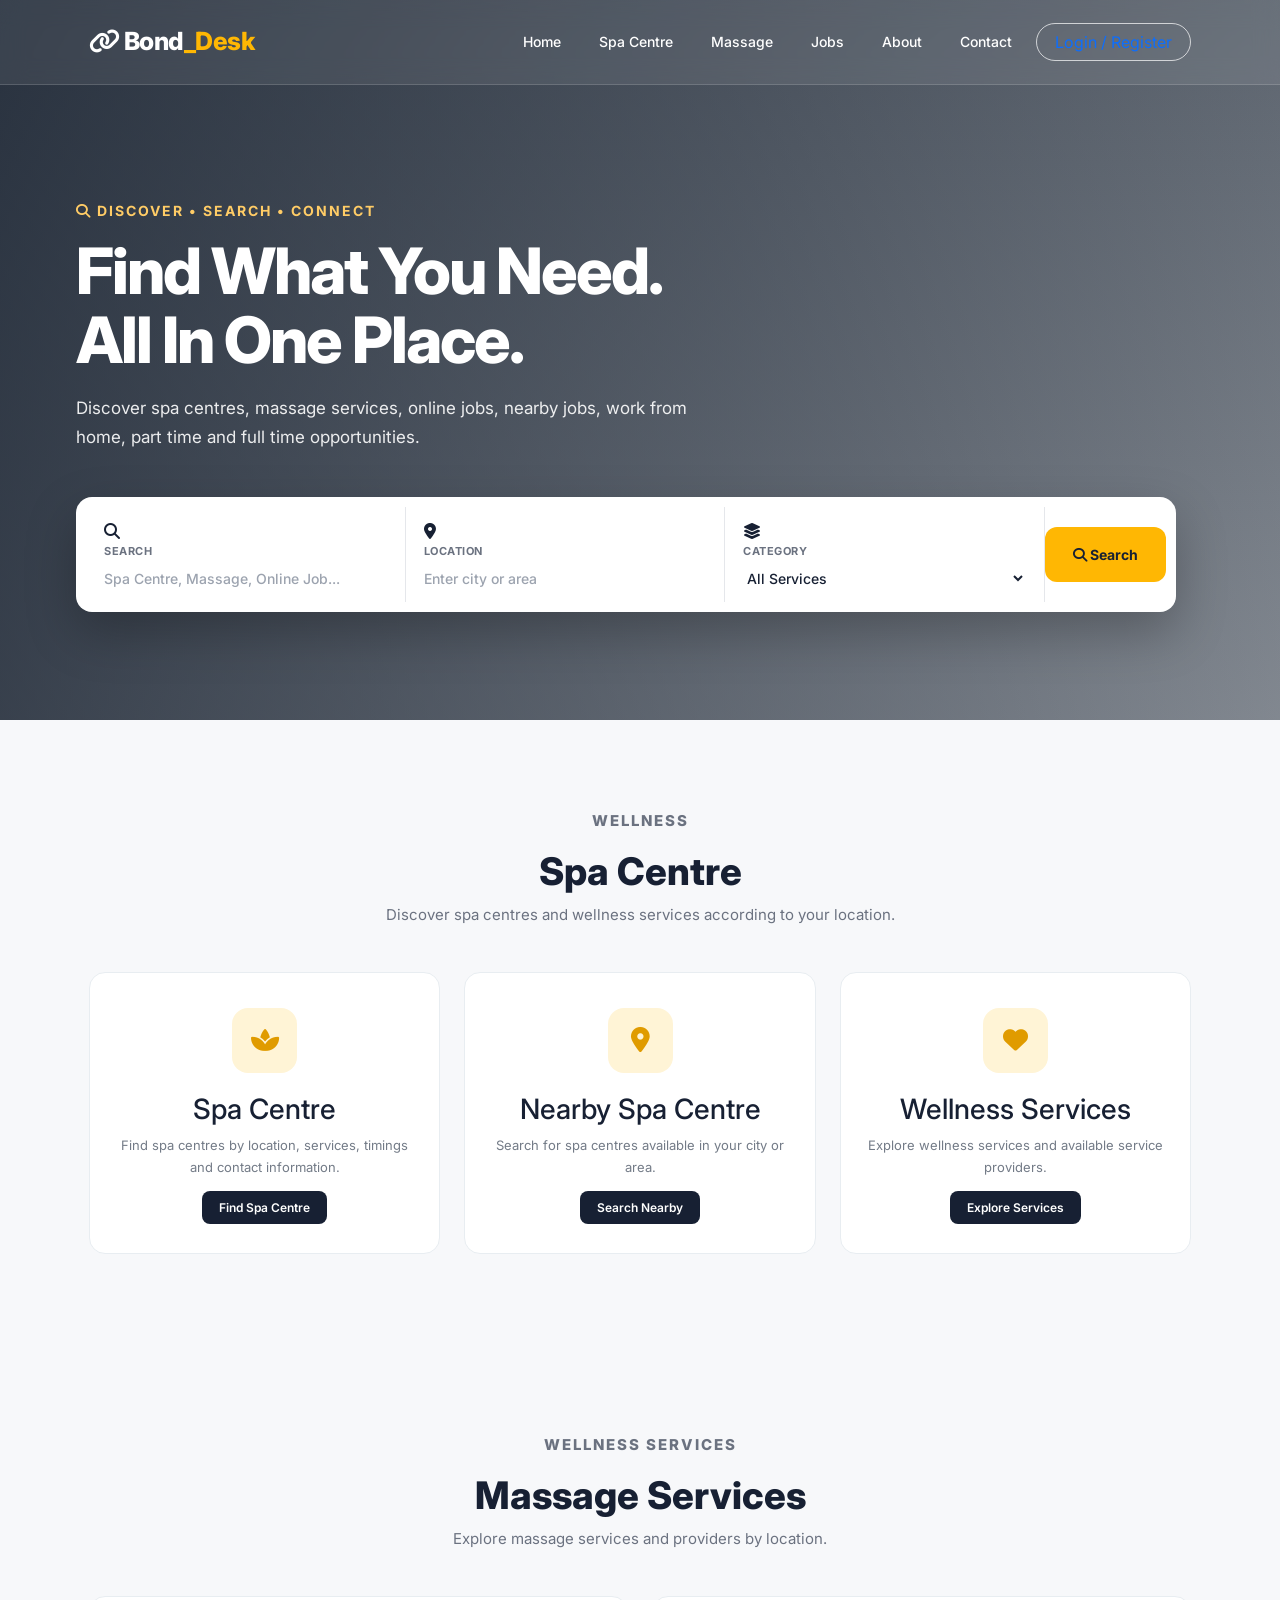
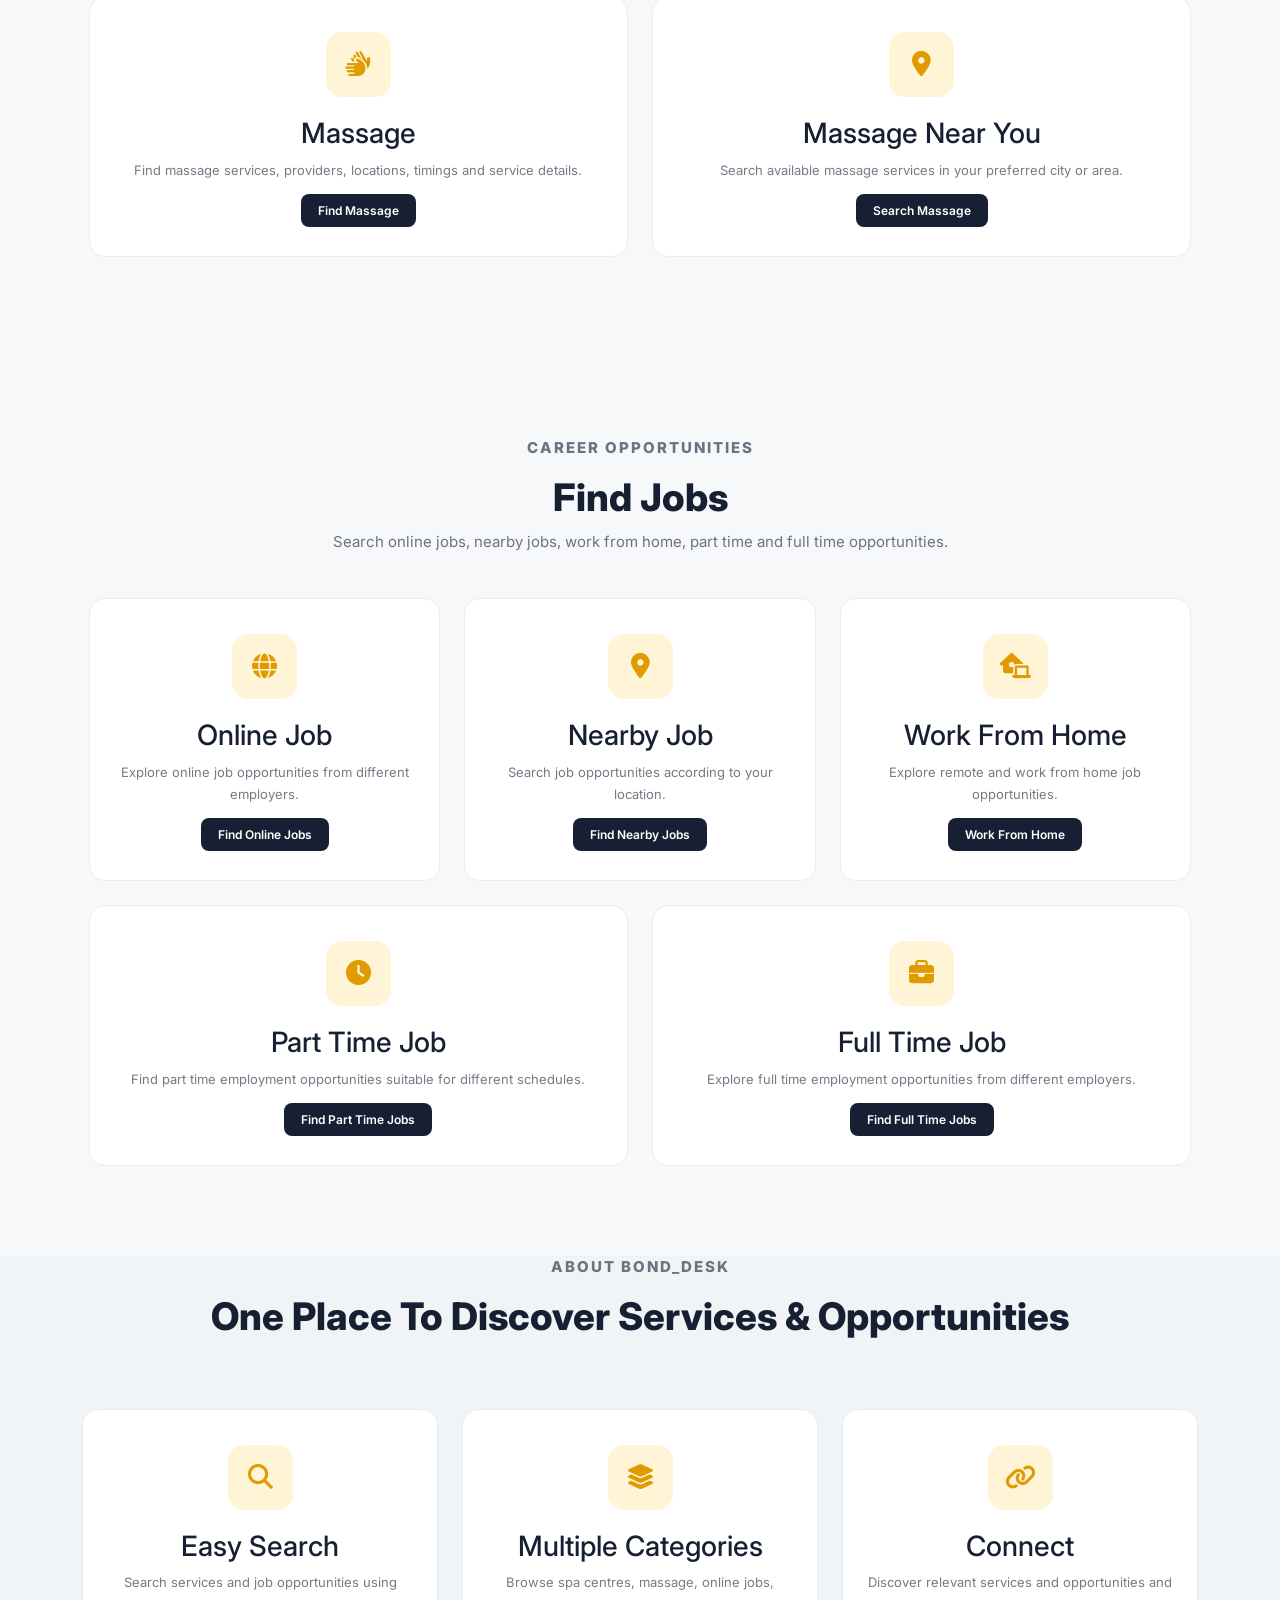
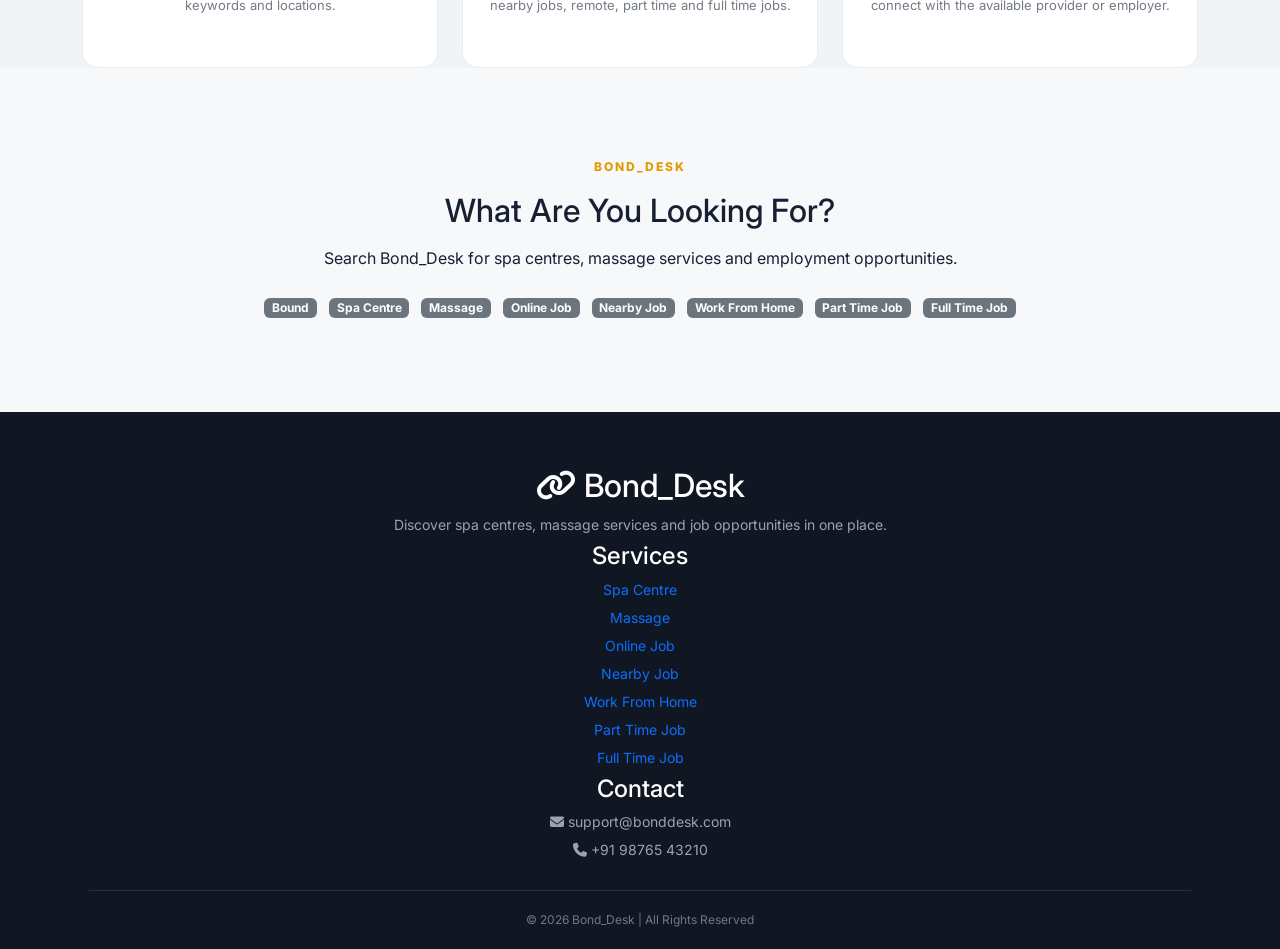
<file: index.html>
<!DOCTYPE html>
<html lang="en">

<head>

    <meta charset="UTF-8">
    <meta name="viewport" content="width=device-width, initial-scale=1.0">

    <title>Bond_Desk | Spa Centre, Massage & Jobs</title>

    <meta name="description"
        content="Bond_Desk is a platform to discover spa centres, massage services, online jobs, nearby jobs, work from home jobs, part time jobs and full time jobs.">

    <meta name="keywords"
        content="Bound, Bond_Desk, Bond Desk, Spa Centre, Massage, Online Job, Nearby Job, Work From Home, Part Time Job, Full Time Job">

    <meta name="robots" content="index, follow">

    <!-- Bootstrap -->
    <link
        href="https://cdn.jsdelivr.net/npm/bootstrap@5.3.3/dist/css/bootstrap.min.css"
        rel="stylesheet">

    <!-- Font Awesome -->
    <link
        rel="stylesheet"
        href="https://cdnjs.cloudflare.com/ajax/libs/font-awesome/6.5.2/css/all.min.css">

    <!-- Existing CSS -->
    <link rel="stylesheet" href="style.css">

</head>


<body>


<!-- ================= NAVBAR ================= -->

<nav class="navbar navbar-expand-lg fixed-top">

    <div class="container">

        <a class="navbar-brand" href="index.html">

            <i class="fa-solid fa-link"></i>

            Bond<span>_Desk</span>

        </a>


        <button
            class="navbar-toggler"
            type="button"
            data-bs-toggle="collapse"
            data-bs-target="#navbarMenu">

            <span class="navbar-toggler-icon"></span>

        </button>


        <div class="collapse navbar-collapse" id="navbarMenu">

            <ul class="navbar-nav ms-auto align-items-center">

                <li class="nav-item">

                    <a class="nav-link active" href="index.html">
                        Home
                    </a>

                </li>


                <li class="nav-item">

                    <a class="nav-link" href="#spa">
                        Spa Centre
                    </a>

                </li>


                <li class="nav-item">

                    <a class="nav-link" href="#massage">
                        Massage
                    </a>

                </li>


                <li class="nav-item">

                    <a class="nav-link" href="#jobs">
                        Jobs
                    </a>

                </li>


                <li class="nav-item">

                    <a class="nav-link" href="#about">
                        About
                    </a>

                </li>


                <li class="nav-item">

                    <a class="nav-link" href="#contact">
                        Contact
                    </a>

                </li>


                <li class="nav-item ms-lg-3">

                    <a
                        href="customer.html"
                        class="login-btn">

                        Login / Register

                    </a>

                </li>

            </ul>

        </div>

    </div>

</nav>



<!-- ================= HERO ================= -->

<section class="hero">

    <div class="hero-overlay"></div>


    <div class="container hero-content">

        <div class="hero-text">

            <p class="small-title">

                <i class="fa-solid fa-magnifying-glass"></i>

                DISCOVER • SEARCH • CONNECT

            </p>


            <h1>

                Find What You Need.<br>

                <span>All In One Place.</span>

            </h1>


            <p class="hero-description">

                Discover spa centres, massage services,
                online jobs, nearby jobs, work from home,
                part time and full time opportunities.

            </p>

        </div>



        <!-- ================= MAIN SEARCH ================= -->

        <div class="search-box">


            <!-- SEARCH -->

            <div class="search-item">

                <i class="fa-solid fa-magnifying-glass"></i>

                <div>

                    <label>Search</label>

                    <input
                        type="text"
                        id="mainSearch"
                        placeholder="Spa Centre, Massage, Online Job...">

                </div>

            </div>



            <!-- LOCATION -->

            <div class="search-item">

                <i class="fa-solid fa-location-dot"></i>

                <div>

                    <label>Location</label>

                    <input
                        type="text"
                        id="locationInput"
                        placeholder="Enter city or area">

                </div>

            </div>



            <!-- CATEGORY -->

            <div class="search-item">

                <i class="fa-solid fa-layer-group"></i>

                <div>

                    <label>Category</label>

                    <select id="categoryInput">

                        <option value="all">
                            All Services
                        </option>

                        <option value="spa">
                            Spa Centre
                        </option>

                        <option value="massage">
                            Massage
                        </option>

                        <option value="online">
                            Online Job
                        </option>

                        <option value="nearby">
                            Nearby Job
                        </option>

                        <option value="remote">
                            Work From Home
                        </option>

                        <option value="part-time">
                            Part Time Job
                        </option>

                        <option value="full-time">
                            Full Time Job
                        </option>

                    </select>

                </div>

            </div>



            <!-- SEARCH BUTTON -->

            <button
                class="search-btn"
                onclick="searchServices()">

                <i class="fa-solid fa-magnifying-glass"></i>

                Search

            </button>

        </div>

    </div>

</section>



<!-- ================= SPA CENTRE ================= -->

<section class="section" id="spa">

    <div class="container">


        <div class="section-heading">

            <div>

                <p class="section-label">
                    WELLNESS
                </p>

                <h2>
                    Spa Centre
                </h2>

            </div>


            <p>

                Discover spa centres and wellness
                services according to your location.

            </p>

        </div>



        <div class="row g-4">


            <!-- SPA CARD 1 -->

            <div class="col-lg-4 col-md-6">

                <div class="feature-card h-100">

                    <div class="feature-icon">

                        <i class="fa-solid fa-spa"></i>

                    </div>


                    <h3>
                        Spa Centre
                    </h3>


                    <p>

                        Find spa centres by location,
                        services, timings and contact
                        information.

                    </p>


                    <a
                        href="spa.html"
                        class="view-btn">

                        Find Spa Centre

                    </a>

                </div>

            </div>



            <!-- SPA CARD 2 -->

            <div class="col-lg-4 col-md-6">

                <div class="feature-card h-100">

                    <div class="feature-icon">

                        <i class="fa-solid fa-location-dot"></i>

                    </div>


                    <h3>
                        Nearby Spa Centre
                    </h3>


                    <p>

                        Search for spa centres
                        available in your city or area.

                    </p>


                    <a
                        href="spa.html?type=nearby"
                        class="view-btn">

                        Search Nearby

                    </a>

                </div>

            </div>



            <!-- SPA CARD 3 -->

            <div class="col-lg-4 col-md-6">

                <div class="feature-card h-100">

                    <div class="feature-icon">

                        <i class="fa-solid fa-heart"></i>

                    </div>


                    <h3>
                        Wellness Services
                    </h3>


                    <p>

                        Explore wellness services and
                        available service providers.

                    </p>


                    <a
                        href="spa.html"
                        class="view-btn">

                        Explore Services

                    </a>

                </div>

            </div>


        </div>

    </div>

</section>



<!-- ================= MASSAGE ================= -->

<section class="section" id="massage">

    <div class="container">


        <div class="section-heading">

            <div>

                <p class="section-label">
                    WELLNESS SERVICES
                </p>

                <h2>
                    Massage Services
                </h2>

            </div>


            <p>

                Explore massage services and
                providers by location.

            </p>

        </div>



        <div class="row g-4">


            <div class="col-lg-6">

                <div class="feature-card h-100">

                    <div class="feature-icon">

                        <i class="fa-solid fa-hands"></i>

                    </div>


                    <h3>
                        Massage
                    </h3>


                    <p>

                        Find massage services,
                        providers, locations,
                        timings and service details.

                    </p>


                    <a
                        href="spa.html?service=massage"
                        class="view-btn">

                        Find Massage

                    </a>

                </div>

            </div>



            <div class="col-lg-6">

                <div class="feature-card h-100">

                    <div class="feature-icon">

                        <i class="fa-solid fa-location-dot"></i>

                    </div>


                    <h3>
                        Massage Near You
                    </h3>


                    <p>

                        Search available massage
                        services in your preferred
                        city or area.

                    </p>


                    <a
                        href="spa.html?service=massage"
                        class="view-btn">

                        Search Massage

                    </a>

                </div>

            </div>


        </div>

    </div>

</section>



<!-- ================= JOBS ================= -->

<section class="section" id="jobs">

    <div class="container">


        <div class="section-heading">

            <div>

                <p class="section-label">
                    CAREER OPPORTUNITIES
                </p>

                <h2>
                    Find Jobs
                </h2>

            </div>


            <p>

                Search online jobs, nearby jobs,
                work from home, part time and
                full time opportunities.

            </p>

        </div>



        <div class="row g-4">


            <!-- ONLINE JOB -->

            <div class="col-lg-4 col-md-6">

                <div class="feature-card h-100">

                    <div class="feature-icon">

                        <i class="fa-solid fa-globe"></i>

                    </div>


                    <h3>
                        Online Job
                    </h3>


                    <p>

                        Explore online job opportunities
                        from different employers.

                    </p>


                    <a
                        href="jobs.html?type=online"
                        class="view-btn">

                        Find Online Jobs

                    </a>

                </div>

            </div>



            <!-- NEARBY JOB -->

            <div class="col-lg-4 col-md-6">

                <div class="feature-card h-100">

                    <div class="feature-icon">

                        <i class="fa-solid fa-location-dot"></i>

                    </div>


                    <h3>
                        Nearby Job
                    </h3>


                    <p>

                        Search job opportunities
                        according to your location.

                    </p>


                    <a
                        href="jobs.html?type=nearby"
                        class="view-btn">

                        Find Nearby Jobs

                    </a>

                </div>

            </div>



            <!-- WORK FROM HOME -->

            <div class="col-lg-4 col-md-6">

                <div class="feature-card h-100">

                    <div class="feature-icon">

                        <i class="fa-solid fa-house-laptop"></i>

                    </div>


                    <h3>
                        Work From Home
                    </h3>


                    <p>

                        Explore remote and work from
                        home job opportunities.

                    </p>


                    <a
                        href="jobs.html?type=remote"
                        class="view-btn">

                        Work From Home

                    </a>

                </div>

            </div>



            <!-- PART TIME -->

            <div class="col-lg-6">

                <div class="feature-card h-100">

                    <div class="feature-icon">

                        <i class="fa-solid fa-clock"></i>

                    </div>


                    <h3>
                        Part Time Job
                    </h3>


                    <p>

                        Find part time employment
                        opportunities suitable for
                        different schedules.

                    </p>


                    <a
                        href="jobs.html?type=part-time"
                        class="view-btn">

                        Find Part Time Jobs

                    </a>

                </div>

            </div>



            <!-- FULL TIME -->

            <div class="col-lg-6">

                <div class="feature-card h-100">

                    <div class="feature-icon">

                        <i class="fa-solid fa-briefcase"></i>

                    </div>


                    <h3>
                        Full Time Job
                    </h3>


                    <p>

                        Explore full time employment
                        opportunities from different
                        employers.

                    </p>


                    <a
                        href="jobs.html?type=full-time"
                        class="view-btn">

                        Find Full Time Jobs

                    </a>

                </div>

            </div>


        </div>

    </div>

</section>



<!-- ================= ABOUT ================= -->

<section class="why-section" id="about">

    <div class="container">


        <div class="section-heading text-center">

            <div>

                <p class="section-label">
                    ABOUT BOND_DESK
                </p>

                <h2>
                    One Place To Discover Services & Opportunities
                </h2>

            </div>

        </div>



        <div class="row g-4 mt-3">


            <div class="col-md-4">

                <div class="feature-card">

                    <div class="feature-icon">

                        <i class="fa-solid fa-magnifying-glass"></i>

                    </div>


                    <h3>
                        Easy Search
                    </h3>


                    <p>

                        Search services and job
                        opportunities using keywords
                        and locations.

                    </p>

                </div>

            </div>



            <div class="col-md-4">

                <div class="feature-card">

                    <div class="feature-icon">

                        <i class="fa-solid fa-layer-group"></i>

                    </div>


                    <h3>
                        Multiple Categories
                    </h3>


                    <p>

                        Browse spa centres, massage,
                        online jobs, nearby jobs,
                        remote, part time and full time jobs.

                    </p>

                </div>

            </div>



            <div class="col-md-4">

                <div class="feature-card">

                    <div class="feature-icon">

                        <i class="fa-solid fa-link"></i>

                    </div>


                    <h3>
                        Connect
                    </h3>


                    <p>

                        Discover relevant services and
                        opportunities and connect with
                        the available provider or employer.

                    </p>

                </div>

            </div>


        </div>

    </div>

</section>



<!-- ================= KEYWORDS / SERVICES ================= -->

<section class="section">

    <div class="container text-center">


        <p class="section-label">
            BOND_DESK
        </p>


        <h2>
            What Are You Looking For?
        </h2>


        <p class="mt-3">

            Search Bond_Desk for spa centres,
            massage services and employment
            opportunities.

        </p>



        <div class="mt-4">


            <span class="badge bg-secondary m-1">
                Bound
            </span>


            <span class="badge bg-secondary m-1">
                Spa Centre
            </span>


            <span class="badge bg-secondary m-1">
                Massage
            </span>


            <span class="badge bg-secondary m-1">
                Online Job
            </span>


            <span class="badge bg-secondary m-1">
                Nearby Job
            </span>


            <span class="badge bg-secondary m-1">
                Work From Home
            </span>


            <span class="badge bg-secondary m-1">
                Part Time Job
            </span>


            <span class="badge bg-secondary m-1">
                Full Time Job
            </span>


        </div>

    </div>

</section>



<!-- ================= FOOTER ================= -->

<footer id="contact">

    <div class="container">


        <div class="footer-content">


            <div>

                <h2>

                    <i class="fa-solid fa-link"></i>

                    Bond_Desk

                </h2>


                <p>

                    Discover spa centres, massage
                    services and job opportunities
                    in one place.

                </p>

            </div>



            <div>

                <h4>
                    Services
                </h4>


                <p>
                    <a href="#spa">
                        Spa Centre
                    </a>
                </p>


                <p>
                    <a href="#massage">
                        Massage
                    </a>
                </p>


                <p>
                    <a href="#jobs">
                        Online Job
                    </a>
                </p>


                <p>
                    <a href="#jobs">
                        Nearby Job
                    </a>
                </p>


                <p>
                    <a href="#jobs">
                        Work From Home
                    </a>
                </p>


                <p>
                    <a href="#jobs">
                        Part Time Job
                    </a>
                </p>


                <p>
                    <a href="#jobs">
                        Full Time Job
                    </a>
                </p>

            </div>



            <div>

                <h4>
                    Contact
                </h4>


                <p>

                    <i class="fa-solid fa-envelope"></i>

                    support@bonddesk.com

                </p>


                <p>

                    <i class="fa-solid fa-phone"></i>

                    +91 98765 43210

                </p>

            </div>


        </div>



        <div class="copyright">

            © 2026 Bond_Desk | All Rights Reserved

        </div>

    </div>

</footer>



<!-- JavaScript -->

<script src="script.js"></script>


<!-- Bootstrap JS -->

<script
    src="https://cdn.jsdelivr.net/npm/bootstrap@5.3.3/dist/js/bootstrap.bundle.min.js">
</script>


<script>

function searchServices() {

    const search =
        document.getElementById("mainSearch").value.trim();

    const location =
        document.getElementById("locationInput").value.trim();

    const category =
        document.getElementById("categoryInput").value;

    let url = "jobs.html";

    if (category === "spa" || category === "massage") {
        url = "spa.html";
    }

    const params = new URLSearchParams();

    if (search) {
        params.set("search", search);
    }

    if (location) {
        params.set("location", location);
    }

    if (category && category !== "all") {
        params.set("type", category);
    }

    window.location.href =
        url + "?" + params.toString();

}

</script>


</body>

</html>
</file>
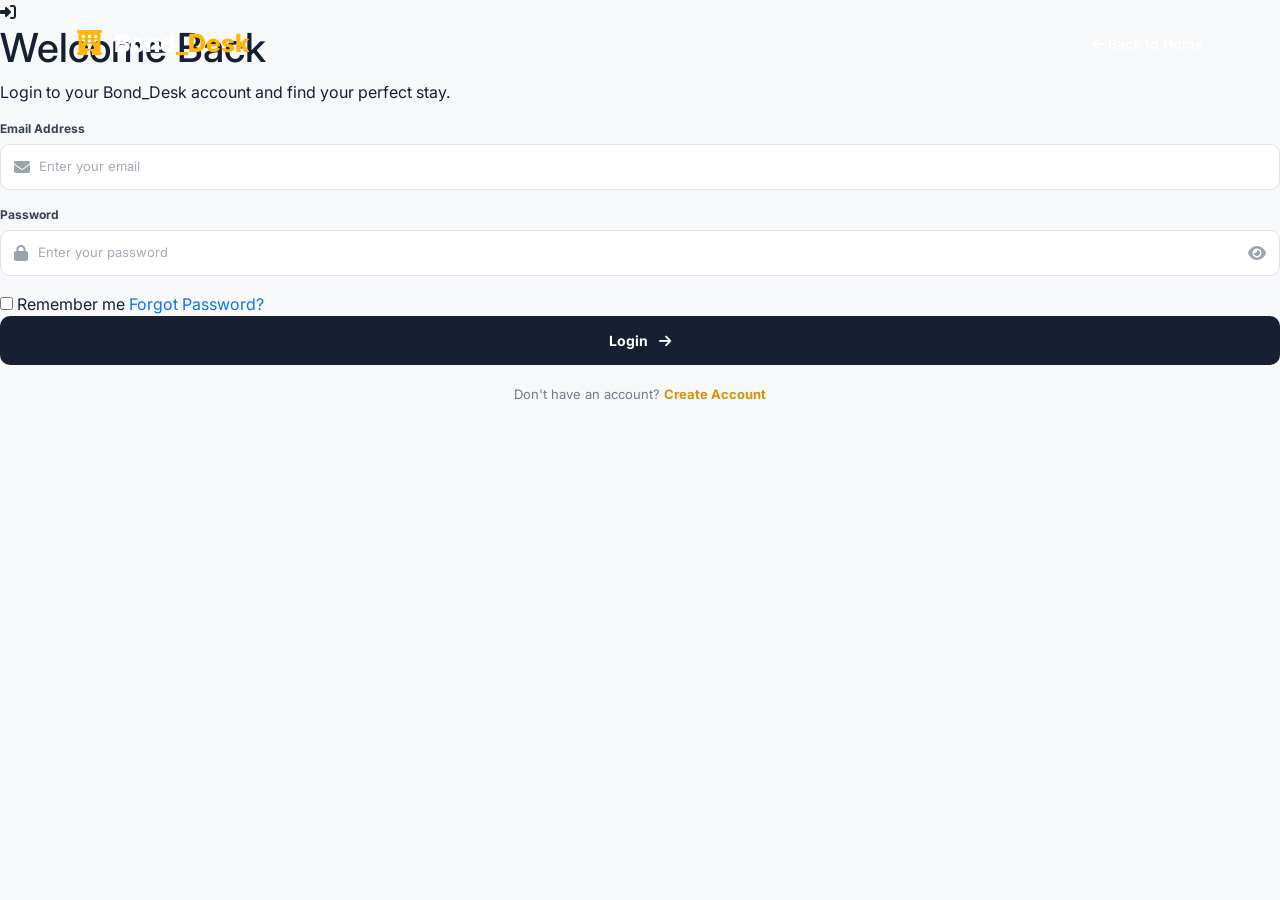
<file: booking.html>
<!DOCTYPE html>
<html lang="en">
<head>
    <meta charset="UTF-8">
    <meta name="viewport" content="width=device-width, initial-scale=1.0">

    <title>Book Hotel | Bond_Desk</title>

    <link
        href="https://cdn.jsdelivr.net/npm/bootstrap@5.3.3/dist/css/bootstrap.min.css"
        rel="stylesheet"
    >

    <link
        rel="stylesheet"
        href="https://cdnjs.cloudflare.com/ajax/libs/font-awesome/6.5.2/css/all.min.css"
    >

    <link rel="stylesheet" href="style.css">

    <style>
        body {
            background: #f5f7fa;
        }

        .booking-wrapper {
            padding: 50px 0;
        }

        .booking-card {
            background: #ffffff;
            border-radius: 18px;
            box-shadow: 0 10px 35px rgba(0, 0, 0, 0.08);
            overflow: hidden;
        }

        .hotel-info {
            background: #0b1f33;
            color: white;
            padding: 30px;
        }

        .hotel-image {
            width: 100%;
            height: 260px;
            object-fit: cover;
            border-radius: 14px;
            margin-bottom: 20px;
        }

        .hotel-name {
            font-size: 28px;
            font-weight: 700;
        }

        .hotel-location {
            color: #d4a84f;
            font-size: 16px;
            margin-bottom: 15px;
        }

        .hotel-price {
            font-size: 25px;
            font-weight: 700;
            color: #d4a84f;
        }

        .booking-form {
            padding: 35px;
        }

        .section-title {
            font-weight: 700;
            color: #0b1f33;
            margin-bottom: 25px;
        }

        .form-label {
            font-weight: 600;
            color: #333;
        }

        .form-control,
        .form-select {
            padding: 12px 14px;
            border-radius: 10px;
        }

        .summary-box {
            background: #f7f8fa;
            border-radius: 12px;
            padding: 20px;
            margin-top: 20px;
        }

        .summary-row {
            display: flex;
            justify-content: space-between;
            margin-bottom: 10px;
        }

        .total-row {
            border-top: 1px solid #ddd;
            padding-top: 15px;
            margin-top: 15px;
            font-size: 21px;
            font-weight: 700;
            color: #0b1f33;
        }

        .book-btn {
            width: 100%;
            padding: 14px;
            border: none;
            border-radius: 10px;
            background: #d4a84f;
            color: #0b1f33;
            font-size: 17px;
            font-weight: 700;
            margin-top: 20px;
        }

        .book-btn:hover {
            background: #c2963d;
        }

        .book-btn:disabled {
            background: #aaa;
            color: white;
            cursor: not-allowed;
        }

        .availability {
            display: inline-block;
            padding: 7px 12px;
            border-radius: 20px;
            background: #198754;
            color: white;
            font-size: 13px;
            font-weight: 600;
        }

        .unavailable {
            background: #dc3545;
        }

        .back-link {
            text-decoration: none;
            color: #0b1f33;
            font-weight: 600;
        }

        .back-link:hover {
            color: #d4a84f;
        }

        .loading {
            text-align: center;
            padding: 80px 20px;
        }

        @media (max-width: 768px) {
            .hotel-info,
            .booking-form {
                padding: 25px;
            }

            .hotel-name {
                font-size: 23px;
            }
        }
    </style>
</head>

<body>

<!-- NAVBAR -->
<nav class="navbar navbar-expand-lg navbar-dark" style="background:#0b1f33;">
    <div class="container">

        <a class="navbar-brand fw-bold" href="index.html">
            <i class="fa-solid fa-hotel me-2"></i>
            Bond_Desk
        </a>

        <button
            class="navbar-toggler"
            type="button"
            data-bs-toggle="collapse"
            data-bs-target="#navbarNav"
        >
            <span class="navbar-toggler-icon"></span>
        </button>

        <div class="collapse navbar-collapse" id="navbarNav">

            <ul class="navbar-nav ms-auto">

                <li class="nav-item">
                    <a class="nav-link" href="index.html">
                        Home
                    </a>
                </li>

                <li class="nav-item">
                    <a class="nav-link" href="dashboard.html">
                        Hotels
                    </a>
                </li>

                <li class="nav-item">
                    <a class="nav-link" href="dashboard.html#bookings">
                        My Bookings
                    </a>
                </li>

                <li class="nav-item">
                    <a class="nav-link" href="dashboard.html#profile">
                        Profile
                    </a>
                </li>

            </ul>

        </div>
    </div>
</nav>


<!-- MAIN -->
<div class="container booking-wrapper">

    <a href="dashboard.html" class="back-link">
        <i class="fa-solid fa-arrow-left me-2"></i>
        Back to Hotels
    </a>

    <div id="loading" class="loading">
        <div class="spinner-border text-warning"></div>
        <p class="mt-3">Loading hotel details...</p>
    </div>


    <div id="bookingContainer" class="booking-card mt-4" style="display:none;">

        <div class="row g-0">

            <!-- HOTEL INFORMATION -->
            <div class="col-lg-5">

                <div class="hotel-info h-100">

                    <img
                        id="hotelImage"
                        class="hotel-image"
                        src=""
                        alt="Hotel"
                    >

                    <div class="hotel-name" id="hotelName">
                        Hotel Name
                    </div>

                    <div class="hotel-location">
                        <i class="fa-solid fa-location-dot me-2"></i>
                        <span id="hotelLocation"></span>
                    </div>

                    <p id="hotelDescription">
                        Hotel description
                    </p>

                    <div class="hotel-price">
                        ₹<span id="hotelPrice">0</span>
                        <small style="font-size:14px;color:white;">
                            / night
                        </small>
                    </div>

                    <div class="mt-3">
                        <span id="availabilityStatus" class="availability">
                            Checking availability...
                        </span>
                    </div>

                    <div class="mt-4">

                        <strong>
                            <i class="fa-solid fa-phone me-2"></i>
                            Contact
                        </strong>

                        <div id="hotelPhone" class="mt-1">
                            -
                        </div>

                    </div>

                    <div class="mt-4">

                        <strong>
                            <i class="fa-solid fa-star me-2"></i>
                            Rating
                        </strong>

                        <div class="mt-1">
                            <span id="hotelRating">
                                -
                            </span>
                        </div>

                    </div>

                    <div class="mt-4">

                        <strong>
                            <i class="fa-solid fa-list me-2"></i>
                            Amenities
                        </strong>

                        <div id="hotelAmenities" class="mt-2">
                            -
                        </div>

                    </div>

                </div>

            </div>


            <!-- BOOKING FORM -->
            <div class="col-lg-7">

                <div class="booking-form">

                    <h3 class="section-title">
                        <i class="fa-solid fa-calendar-check me-2"></i>
                        Complete Your Booking
                    </h3>


                    <form id="bookingForm">

                        <!-- CUSTOMER NAME -->
                        <div class="mb-3">

                            <label class="form-label">
                                Full Name
                            </label>

                            <input
                                type="text"
                                id="customerName"
                                class="form-control"
                                placeholder="Enter your full name"
                                required
                            >

                        </div>


                        <div class="row">

                            <!-- EMAIL -->
                            <div class="col-md-6 mb-3">

                                <label class="form-label">
                                    Email
                                </label>

                                <input
                                    type="email"
                                    id="customerEmail"
                                    class="form-control"
                                    readonly
                                    required
                                >

                            </div>


                            <!-- PHONE -->
                            <div class="col-md-6 mb-3">

                                <label class="form-label">
                                    Phone Number
                                </label>

                                <input
                                    type="tel"
                                    id="customerPhone"
                                    class="form-control"
                                    placeholder="Enter phone number"
                                    maxlength="10"
                                    required
                                >

                            </div>

                        </div>


                        <div class="row">

                            <!-- CHECK IN -->
                            <div class="col-md-6 mb-3">

                                <label class="form-label">
                                    Check-in
                                </label>

                                <input
                                    type="date"
                                    id="checkIn"
                                    class="form-control"
                                    required
                                >

                            </div>


                            <!-- CHECK OUT -->
                            <div class="col-md-6 mb-3">

                                <label class="form-label">
                                    Check-out
                                </label>

                                <input
                                    type="date"
                                    id="checkOut"
                                    class="form-control"
                                    required
                                >

                            </div>

                        </div>


                        <div class="row">

                            <!-- GUESTS -->
                            <div class="col-md-6 mb-3">

                                <label class="form-label">
                                    Guests
                                </label>

                                <select id="guests" class="form-select">

                                    <option value="1">
                                        1 Guest
                                    </option>

                                    <option value="2" selected>
                                        2 Guests
                                    </option>

                                    <option value="3">
                                        3 Guests
                                    </option>

                                    <option value="4">
                                        4 Guests
                                    </option>

                                    <option value="5">
                                        5 Guests
                                    </option>

                                    <option value="6">
                                        6 Guests
                                    </option>

                                    <option value="7">
                                        7 Guests
                                    </option>

                                    <option value="8">
                                        8 Guests
                                    </option>

                                </select>

                            </div>


                            <!-- ROOMS -->
                            <div class="col-md-6 mb-3">

                                <label class="form-label">
                                    Rooms
                                </label>

                                <select id="rooms" class="form-select">

                                    <option value="1" selected>
                                        1 Room
                                    </option>

                                    <option value="2">
                                        2 Rooms
                                    </option>

                                    <option value="3">
                                        3 Rooms
                                    </option>

                                    <option value="4">
                                        4 Rooms
                                    </option>

                                    <option value="5">
                                        5 Rooms
                                    </option>

                                </select>

                            </div>

                        </div>


                        <!-- SUMMARY -->
                        <div class="summary-box">

                            <h5 class="fw-bold mb-3">
                                Booking Summary
                            </h5>

                            <div class="summary-row">

                                <span>
                                    Price per night
                                </span>

                                <strong>
                                    ₹<span id="summaryPrice">
                                        0
                                    </span>
                                </strong>

                            </div>


                            <div class="summary-row">

                                <span>
                                    Number of nights
                                </span>

                                <strong id="numberOfNights">
                                    0
                                </strong>

                            </div>


                            <div class="summary-row">

                                <span>
                                    Rooms
                                </span>

                                <strong id="summaryRooms">
                                    1
                                </strong>

                            </div>


                            <div class="summary-row total-row">

                                <span>
                                    Total Amount
                                </span>

                                <strong>
                                    ₹<span id="totalAmount">
                                        0
                                    </span>
                                </strong>

                            </div>

                        </div>


                        <!-- BOOK BUTTON -->
                        <button
                            type="submit"
                            id="bookButton"
                            class="book-btn"
                        >
                            <i class="fa-solid fa-check me-2"></i>
                            Confirm Booking
                        </button>

                    </form>

                </div>

            </div>

        </div>

    </div>

</div>


<script>

    // ==========================================
    // LOGIN CHECK
    // ==========================================

    const loggedIn =
        localStorage.getItem("bondDeskLoggedIn");

    const loggedInEmail =
        localStorage.getItem("bondDeskCustomerEmail");


    if (
        loggedIn !== "true" ||
        !loggedInEmail
    ) {

        alert("Please login before making a booking.");

        window.location.href = "login.html";

    }


    // ==========================================
    // GET URL PARAMETERS
    // ==========================================

    const urlParams =
        new URLSearchParams(window.location.search);

    const hotelId =
        urlParams.get("id");

    const urlCheckIn =
        urlParams.get("check_in");

    const urlCheckOut =
        urlParams.get("check_out");


    // ==========================================
    // ELEMENTS
    // ==========================================

    const loading =
        document.getElementById("loading");

    const bookingContainer =
        document.getElementById("bookingContainer");

    const bookingForm =
        document.getElementById("bookingForm");

    const hotelName =
        document.getElementById("hotelName");

    const hotelLocation =
        document.getElementById("hotelLocation");

    const hotelImage =
        document.getElementById("hotelImage");

    const hotelPrice =
        document.getElementById("hotelPrice");

    const hotelPhone =
        document.getElementById("hotelPhone");

    const hotelRating =
        document.getElementById("hotelRating");

    const hotelAmenities =
        document.getElementById("hotelAmenities");

    const hotelDescription =
        document.getElementById("hotelDescription");

    const availabilityStatus =
        document.getElementById("availabilityStatus");

    const customerEmail =
        document.getElementById("customerEmail");

    const checkIn =
        document.getElementById("checkIn");

    const checkOut =
        document.getElementById("checkOut");

    const guests =
        document.getElementById("guests");

    const rooms =
        document.getElementById("rooms");

    const bookButton =
        document.getElementById("bookButton");


    // ==========================================
    // SET CUSTOMER EMAIL
    // ==========================================

    customerEmail.value =
        loggedInEmail;


    // ==========================================
    // SET DATE FROM URL
    // ==========================================

    if (urlCheckIn) {
        checkIn.value = urlCheckIn;
    }

    if (urlCheckOut) {
        checkOut.value = urlCheckOut;
    }


    // ==========================================
    // MINIMUM DATE = TODAY
    // ==========================================

    const today =
        new Date().toISOString().split("T")[0];

    checkIn.min = today;
    checkOut.min = today;


    // ==========================================
    // VARIABLES
    // ==========================================

    let currentHotel = null;
    let currentAvailableRooms = 0;


    // ==========================================
    // LOAD HOTEL DETAILS
    // ==========================================

    async function loadHotel() {

        if (!hotelId) {

            alert("Hotel information is missing.");

            window.location.href =
                "dashboard.html";

            return;

        }


        try {

            let apiUrl =
                "https://bond-desk-1.onrender.com/api/hotel/"
                + hotelId
                + "/";


            if (checkIn.value) {

                apiUrl +=
                    "?check_in="
                    + encodeURIComponent(checkIn.value);

            }


            if (checkOut.value) {

                apiUrl +=
                    checkIn.value
                        ? "&check_out="
                        : "?check_out=";

                apiUrl +=
                    encodeURIComponent(checkOut.value);

            }


            const response =
                await fetch(apiUrl);


            const data =
                await response.json();


            if (!response.ok) {

                throw new Error(
                    data.error ||
                    "Unable to load hotel."
                );

            }


            currentHotel =
                data;


            // HOTEL INFORMATION

            hotelName.textContent =
                data.name || "Hotel";

            hotelLocation.textContent =
                data.location || "Location unavailable";

            hotelPrice.textContent =
                Number(data.price || 0).toLocaleString("en-IN");

            hotelPhone.textContent =
                data.phone || "Not available";

            hotelRating.textContent =
                data.rating || "Not rated";

            hotelDescription.textContent =
                data.description ||
                "Comfortable stay with excellent facilities.";


            // IMAGE

            if (data.image_url) {

                hotelImage.src =
                    data.image_url;

            } else {

                hotelImage.src =
                    "https://images.unsplash.com/photo-1566073771259-6a8506099945?auto=format&fit=crop&w=1000&q=80";

            }


            // AMENITIES

            if (data.amenities) {

                const amenities =
                    data.amenities
                    .split(",")
                    .map(item => item.trim())
                    .filter(item => item !== "");

                hotelAmenities.innerHTML =
                    amenities.map(item => `
                        <span class="badge bg-secondary me-1 mb-1">
                            ${item}
                        </span>
                    `).join("");

            } else {

                hotelAmenities.textContent =
                    "Standard facilities";

            }


            // AVAILABLE ROOMS

            currentAvailableRooms =
                Number(
                    data.available_rooms || 0
                );


            updateAvailability(
                currentAvailableRooms
            );


            updateSummary();


            loading.style.display =
                "none";

            bookingContainer.style.display =
                "block";


        } catch (error) {

            console.error(error);

            loading.innerHTML = `
                <div class="alert alert-danger">
                    <strong>Unable to load hotel.</strong>
                    <br>
                    ${error.message}
                    <br><br>
                    <button
                        class="btn btn-dark"
                        onclick="window.location.href='dashboard.html'"
                    >
                        Back to Hotels
                    </button>
                </div>
            `;

        }

    }


    // ==========================================
    // AVAILABILITY DISPLAY
    // ==========================================

    function updateAvailability(availableRooms) {

        const requestedRooms =
            Number(rooms.value || 1);


        if (availableRooms <= 0) {

            availabilityStatus.textContent =
                "No rooms available";

            availabilityStatus.classList.add(
                "unavailable"
            );

            bookButton.disabled = true;

            return;

        }


        if (requestedRooms > availableRooms) {

            availabilityStatus.textContent =
                availableRooms +
                " room(s) available";

            availabilityStatus.classList.add(
                "unavailable"
            );

            bookButton.disabled = true;

            return;

        }


        availabilityStatus.textContent =
            availableRooms +
            " room(s) available";

        availabilityStatus.classList.remove(
            "unavailable"
        );

        bookButton.disabled = false;

    }


    // ==========================================
    // CALCULATE NIGHTS
    // ==========================================

    function calculateNights() {

        if (
            !checkIn.value ||
            !checkOut.value
        ) {

            return 0;

        }


        const start =
            new Date(checkIn.value);

        const end =
            new Date(checkOut.value);


        const difference =
            end - start;


        const nights =
            Math.ceil(
                difference /
                (1000 * 60 * 60 * 24)
            );


        return nights > 0
            ? nights
            : 0;

    }


    // ==========================================
    // UPDATE SUMMARY
    // ==========================================

    function updateSummary() {

        const price =
            Number(
                currentHotel?.price || 0
            );


        const nights =
            calculateNights();


        const selectedRooms =
            Number(rooms.value || 1);


        const total =
            price *
            nights *
            selectedRooms;


        document.getElementById(
            "summaryPrice"
        ).textContent =
            price.toLocaleString("en-IN");


        document.getElementById(
            "numberOfNights"
        ).textContent =
            nights;


        document.getElementById(
            "summaryRooms"
        ).textContent =
            selectedRooms;


        document.getElementById(
            "totalAmount"
        ).textContent =
            total.toLocaleString("en-IN");


        if (currentHotel) {

            updateAvailability(
                currentAvailableRooms
            );

        }

    }


    // ==========================================
    // DATE VALIDATION
    // ==========================================

    checkIn.addEventListener(
        "change",
        function () {

            if (checkIn.value) {

                checkOut.min =
                    checkIn.value;

            }


            if (
                checkOut.value &&
                checkOut.value <= checkIn.value
            ) {

                checkOut.value = "";

            }


            updateSummary();

        }
    );


    checkOut.addEventListener(
        "change",
        function () {

            updateSummary();

        }
    );


    rooms.addEventListener(
        "change",
        function () {

            updateSummary();

        }
    );


    guests.addEventListener(
        "change",
        function () {

            updateSummary();

        }
    );


    // ==========================================
    // PHONE VALIDATION
    // ==========================================

    document
        .getElementById("customerPhone")
        .addEventListener(
            "input",
            function () {

                this.value =
                    this.value.replace(
                        /[^0-9]/g,
                        ""
                    );

            }
        );


    // ==========================================
    // FORM SUBMIT
    // ==========================================

    bookingForm.addEventListener(
        "submit",
        async function (event) {

            event.preventDefault();


            const name =
                document.getElementById(
                    "customerName"
                ).value.trim();


            const phone =
                document.getElementById(
                    "customerPhone"
                ).value.trim();


            const selectedGuests =
                Number(guests.value);


            const selectedRooms =
                Number(rooms.value);


            // NAME VALIDATION

            if (!name) {

                alert(
                    "Please enter your full name."
                );

                return;

            }


            // PHONE VALIDATION

            if (
                phone.length !== 10 ||
                !/^[0-9]+$/.test(phone)
            ) {

                alert(
                    "Please enter a valid 10-digit phone number."
                );

                return;

            }


            // DATE VALIDATION

            if (!checkIn.value) {

                alert(
                    "Please select check-in date."
                );

                return;

            }


            if (!checkOut.value) {

                alert(
                    "Please select check-out date."
                );

                return;

            }


            if (
                checkIn.value < today
            ) {

                alert(
                    "Check-in date cannot be in the past."
                );

                return;

            }


            if (
                checkOut.value <= checkIn.value
            ) {

                alert(
                    "Check-out date must be after check-in date."
                );

                return;

            }


            // ROOM VALIDATION

            if (selectedRooms <= 0) {

                alert(
                    "Please select at least one room."
                );

                return;

            }


            if (
                selectedRooms >
                currentAvailableRooms
            ) {

                alert(
                    "Only " +
                    currentAvailableRooms +
                    " room(s) are available."
                );

                return;

            }


            const nights =
                calculateNights();


            if (nights <= 0) {

                alert(
                    "Please select valid dates."
                );

                return;

            }


            const totalAmount =
                Number(currentHotel.price) *
                nights *
                selectedRooms;


            // CONFIRMATION

            const confirmed =
                confirm(
                    "Confirm your booking?\n\n" +
                    "Hotel: " +
                    currentHotel.name +
                    "\n" +
                    "Check-in: " +
                    checkIn.value +
                    "\n" +
                    "Check-out: " +
                    checkOut.value +
                    "\n" +
                    "Rooms: " +
                    selectedRooms +
                    "\n" +
                    "Guests: " +
                    selectedGuests +
                    "\n" +
                    "Total: ₹" +
                    totalAmount.toLocaleString("en-IN")
                );


            if (!confirmed) {

                return;

            }


            // DISABLE BUTTON

            bookButton.disabled = true;

            bookButton.innerHTML = `
                <span class="spinner-border spinner-border-sm me-2"></span>
                Confirming Booking...
            `;


            try {

                // ==========================================
                // RECHECK AVAILABILITY
                // ==========================================

                const detailResponse =
                    await fetch(
                        "https://bond-desk-1.onrender.com/api/hotel/"
                        + hotelId
                        + "/?check_in="
                        + encodeURIComponent(checkIn.value)
                        + "&check_out="
                        + encodeURIComponent(checkOut.value)
                    );


                const latestHotel =
                    await detailResponse.json();


                if (!detailResponse.ok) {

                    throw new Error(
                        latestHotel.error ||
                        "Unable to verify availability."
                    );

                }


                const latestAvailableRooms =
                    Number(
                        latestHotel.available_rooms || 0
                    );


                if (
                    selectedRooms >
                    latestAvailableRooms
                ) {

                    alert(
                        "Sorry, only " +
                        latestAvailableRooms +
                        " room(s) are currently available for these dates."
                    );

                    currentAvailableRooms =
                        latestAvailableRooms;

                    updateAvailability(
                        latestAvailableRooms
                    );

                    bookButton.innerHTML = `
                        <i class="fa-solid fa-check me-2"></i>
                        Confirm Booking
                    `;

                    return;

                }


                // ==========================================
                // CREATE BOOKING
                // ==========================================

                const bookingData = {

                    hotel_id:
                        Number(hotelId),

                    customer_name:
                        name,

                    customer_email:
                        loggedInEmail,

                    customer_phone:
                        phone,

                    guests:
                        selectedGuests,

                    rooms:
                        selectedRooms,

                    check_in:
                        checkIn.value,

                    check_out:
                        checkOut.value,

                    total_amount:
                        totalAmount

                };


                const response =
                    await fetch(
                        "https://bond-desk-1.onrender.com/api/book/",
                        {
                            method: "POST",

                            headers: {
                                "Content-Type":
                                    "application/json"
                            },

                            body:
                                JSON.stringify(
                                    bookingData
                                )
                        }
                    );


                const result =
                    await response.json();


                if (!response.ok) {

                    throw new Error(
                        result.error ||
                        "Booking failed."
                    );

                }


                // ==========================================
                // SUCCESS
                // ==========================================

                alert(
                    "Booking successful!\n\n" +
                    "Hotel: " +
                    currentHotel.name +
                    "\n" +
                    "Booking ID: " +
                    (
                        result.booking_id ||
                        "Generated"
                    ) +
                    "\n" +
                    "Total Amount: ₹" +
                    totalAmount.toLocaleString("en-IN")
                );


                window.location.href =
                    "dashboard.html#bookings";


            } catch (error) {

                console.error(
                    "Booking error:",
                    error
                );


                alert(
                    "Booking failed.\n\n" +
                    error.message
                );


                bookButton.disabled = false;

                bookButton.innerHTML = `
                    <i class="fa-solid fa-check me-2"></i>
                    Confirm Booking
                `;

            }

        }
    );


    // ==========================================
    // INITIAL LOAD
    // ==========================================

    loadHotel();

</script>


<script
    src="https://cdn.jsdelivr.net/npm/bootstrap@5.3.3/dist/js/bootstrap.bundle.min.js">
</script>

</body>
</html>
</file>
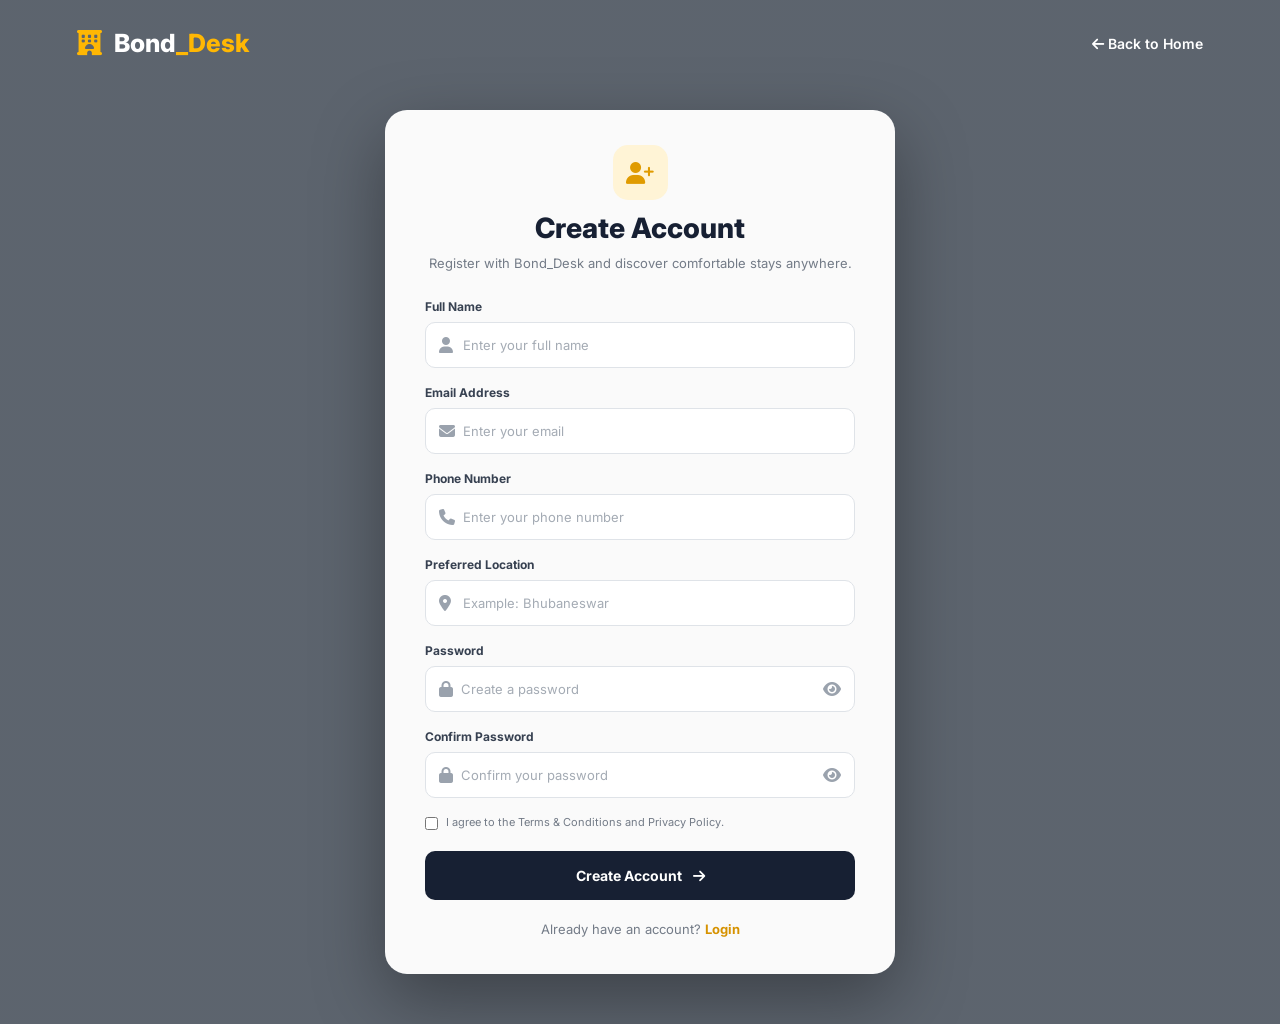
<file: customer.html>
<!DOCTYPE html>
<html lang="en">

<head>
    <meta charset="UTF-8">
    <meta name="viewport" content="width=device-width, initial-scale=1.0">

    <title>Bond_Desk | Customer Registration</title>

    <!-- Bootstrap -->
    <link
        href="https://cdn.jsdelivr.net/npm/bootstrap@5.3.3/dist/css/bootstrap.min.css"
        rel="stylesheet">

    <!-- Font Awesome -->
    <link
        rel="stylesheet"
        href="https://cdnjs.cloudflare.com/ajax/libs/font-awesome/6.5.2/css/all.min.css">

    <!-- Main CSS -->
    <link rel="stylesheet" href="style.css">
</head>

<body class="register-page">

    <!-- Background -->
    <div class="register-overlay"></div>

    <!-- Navbar -->
    <nav class="register-navbar">
        <a href="index.html" class="register-logo">
            <i class="fa-solid fa-hotel"></i>
            Bond<span>_Desk</span>
        </a>

        <a href="index.html" class="back-home">
            <i class="fa-solid fa-arrow-left"></i>
            Back to Home
        </a>
    </nav>


    <!-- Registration -->
    <div class="register-container">

        <div class="register-card">

            <div class="register-heading">
                <div class="register-icon">
                    <i class="fa-solid fa-user-plus"></i>
                </div>

                <h1>Create Account</h1>

                <p>
                    Register with Bond_Desk and discover comfortable stays
                    anywhere.
                </p>
            </div>


            <form id="registerForm">

                <!-- Name -->
                <div class="input-group-custom">
                    <label>Full Name</label>

                    <div class="input-box">
                        <i class="fa-solid fa-user"></i>

                        <input
                            type="text"
                            id="name"
                            placeholder="Enter your full name"
                            required>
                    </div>
                </div>


                <!-- Email -->
                <div class="input-group-custom">
                    <label>Email Address</label>

                    <div class="input-box">
                        <i class="fa-solid fa-envelope"></i>

                        <input
                            type="email"
                            id="email"
                            placeholder="Enter your email"
                            required>
                    </div>
                </div>


                <!-- Phone -->
                <div class="input-group-custom">
                    <label>Phone Number</label>

                    <div class="input-box">
                        <i class="fa-solid fa-phone"></i>

                        <input
                            type="tel"
                            id="phone"
                            placeholder="Enter your phone number"
                            maxlength="10"
                            required>
                    </div>
                </div>


                <!-- Location -->
                <div class="input-group-custom">
                    <label>Preferred Location</label>

                    <div class="input-box">
                        <i class="fa-solid fa-location-dot"></i>

                        <input
                            type="text"
                            id="userLocation"
                            placeholder="Example: Bhubaneswar"
                            required>
                    </div>
                </div>


                <!-- Password -->
                <div class="input-group-custom">
                    <label>Password</label>

                    <div class="input-box">
                        <i class="fa-solid fa-lock"></i>

                        <input
                            type="password"
                            id="password"
                            placeholder="Create a password"
                            required>

                        <i
                            class="fa-solid fa-eye password-eye"
                            onclick="togglePassword('password', this)">
                        </i>
                    </div>
                </div>


                <!-- Confirm Password -->
                <div class="input-group-custom">
                    <label>Confirm Password</label>

                    <div class="input-box">
                        <i class="fa-solid fa-lock"></i>

                        <input
                            type="password"
                            id="confirmPassword"
                            placeholder="Confirm your password"
                            required>

                        <i
                            class="fa-solid fa-eye password-eye"
                            onclick="togglePassword('confirmPassword', this)">
                        </i>
                    </div>
                </div>


                <!-- Terms -->
                <div class="terms">
                    <input type="checkbox" id="terms" required>

                    <label for="terms">
                        I agree to the Terms & Conditions and Privacy Policy.
                    </label>
                </div>


                <!-- Register -->
                <button type="submit" class="register-btn">
                    Create Account
                    <i class="fa-solid fa-arrow-right"></i>
                </button>

            </form>


            <div class="login-text">
                Already have an account?
                <a href="login.html">Login</a>
            </div>

        </div>

    </div>


    <script>

        // Show / Hide Password
        function togglePassword(inputId, icon) {

            const input = document.getElementById(inputId);

            if (input.type === "password") {

                input.type = "text";

                icon.classList.remove("fa-eye");
                icon.classList.add("fa-eye-slash");

            } else {

                input.type = "password";

                icon.classList.remove("fa-eye-slash");
                icon.classList.add("fa-eye");
            }
        }


        // Registration
        document
            .getElementById("registerForm")
            .addEventListener("submit", function(event) {

                event.preventDefault();

                const name =
                    document.getElementById("name").value.trim();

                const email =
                    document.getElementById("email").value.trim();

                const phone =
                    document.getElementById("phone").value.trim();

                const password =
                    document.getElementById("password").value;

                const confirmPassword =
                    document.getElementById("confirmPassword").value;


                // Phone validation
                if (!/^[0-9]{10}$/.test(phone)) {

                    alert("Please enter a valid 10-digit phone number.");

                    return;
                }


                // Password validation
                if (password.length < 6) {

                    alert("Password must contain at least 6 characters.");

                    return;
                }


                // Confirm password
                if (password !== confirmPassword) {

                    alert("Passwords do not match.");

                    return;
                }


               alert(
                    "Registration successful, " +
                     name +
                    "!"
                    );

window.location.href = "login.html";


                // Later this will connect to Django
                // window.location.href = "login.html";

            });

    </script>

</body>

</html>
</file>
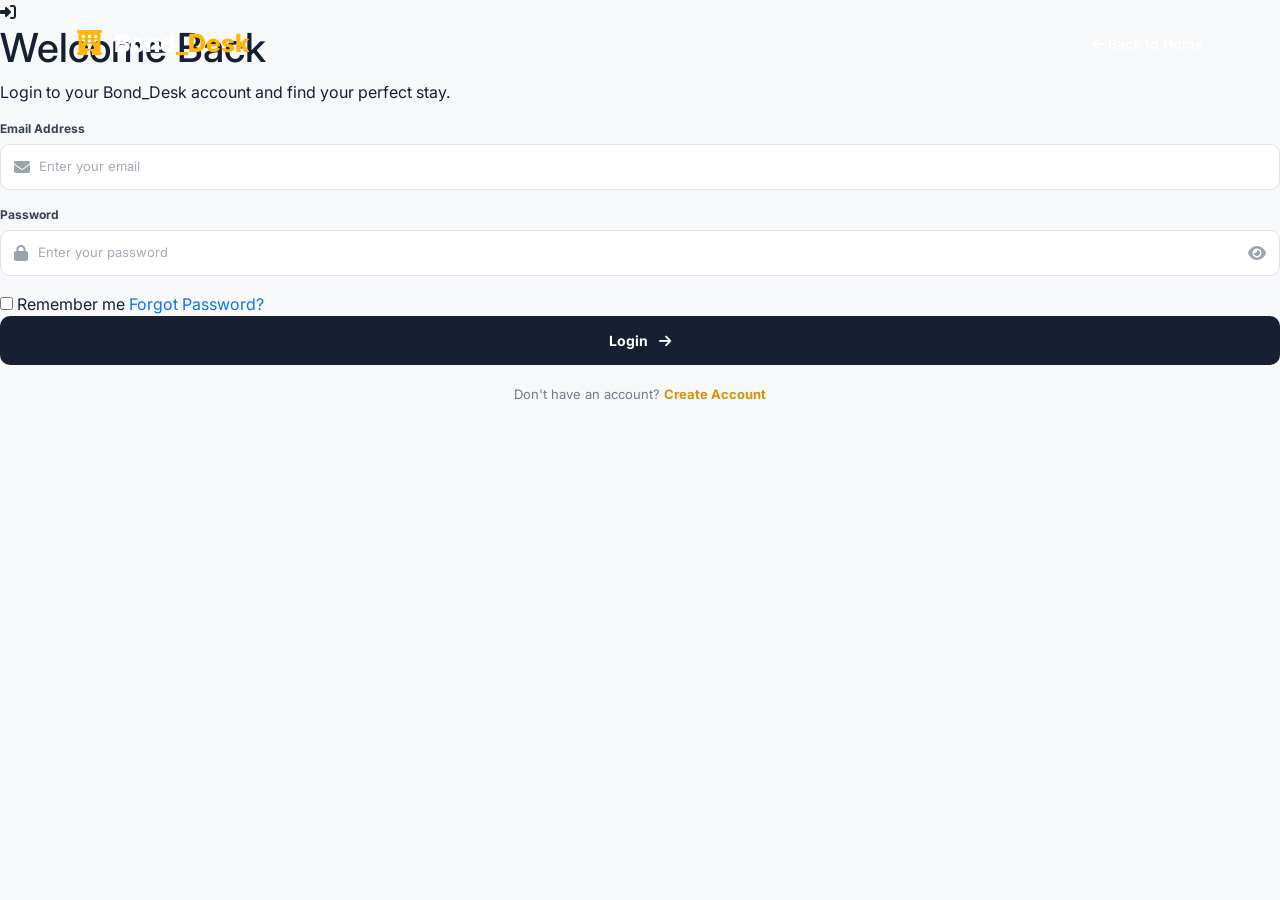
<file: dashboard.html>
<!DOCTYPE html>
<html lang="en">

<head>

    <meta charset="UTF-8">

    <meta name="viewport"
          content="width=device-width, initial-scale=1.0">

    <title>Bond_Desk | Dashboard</title>

    <link rel="stylesheet" href="style.css">

    <link
        href="https://cdn.jsdelivr.net/npm/bootstrap@5.3.3/dist/css/bootstrap.min.css"
        rel="stylesheet">

    <link
        rel="stylesheet"
        href="https://cdnjs.cloudflare.com/ajax/libs/font-awesome/6.5.2/css/all.min.css">

</head>

<body>

<!-- ================= NAVBAR ================= -->

<nav class="dashboard-navbar">

    <div class="dashboard-logo">

        <i class="fas fa-hotel"></i>

        Bond_<span>Desk</span>

    </div>

    <div class="dashboard-nav-links">

        <a href="index.html">
            <i class="fas fa-home"></i>
            Home
        </a>

        <a href="#hotels">
            <i class="fas fa-hotel"></i>
            Hotels
        </a>

        <a href="#bookings">
            <i class="fas fa-calendar-check"></i>
            My Bookings
        </a>

        <a href="#profile">
            <i class="fas fa-user"></i>
            Profile
        </a>

        <a href="login.html"
           class="logout-btn"
           onclick="logoutCustomer()">

            <i class="fas fa-sign-out-alt"></i>

            Logout

        </a>

    </div>

</nav>


<!-- ================= HERO ================= -->

<section class="dashboard-hero">

    <div class="dashboard-hero-overlay">

        <div class="dashboard-hero-content">

            <p class="hero-small-title">
                FIND YOUR PERFECT STAY
            </p>

            <h1>
                Where do you want<br>
                to stay?
            </h1>

            <p>
                Search hotels, resorts and comfortable stays
                anywhere you want.
            </p>

        </div>


        <!-- SEARCH BOX -->

        <div class="dashboard-search-box">

            <div class="search-field">

                <label>
                    <i class="fas fa-location-dot"></i>
                    Location
                </label>

                <input
                    type="text"
                    id="dashboardLocation"
                    placeholder="Enter city or area">

            </div>


            <div class="search-field">

                <label>
                    <i class="fas fa-calendar"></i>
                    Check-in
                </label>

                <input
                    type="date"
                    id="dashboardCheckIn">

            </div>


            <div class="search-field">

                <label>
                    <i class="fas fa-calendar"></i>
                    Check-out
                </label>

                <input
                    type="date"
                    id="dashboardCheckOut">

            </div>


            <div class="search-field">

                <label>
                    <i class="fas fa-users"></i>
                    Guests
                </label>

                <select id="dashboardGuests">

                    <option value="1">
                        1 Guest
                    </option>

                    <option value="2" selected>
                        2 Guests
                    </option>

                    <option value="3">
                        3 Guests
                    </option>

                    <option value="4">
                        4 Guests
                    </option>

                    <option value="5">
                        5+ Guests
                    </option>

                </select>

            </div>


            <button
                class="dashboard-search-btn"
                onclick="searchDashboardHotels()">

                <i class="fas fa-search"></i>

                Search

            </button>

        </div>

    </div>

</section>


<!-- ================= HOTELS ================= -->

<section
    class="dashboard-hotels"
    id="hotels">

    <div class="container">

        <div class="dashboard-section-heading">

            <div>

                <p class="section-label">
                    AVAILABLE STAYS
                </p>

                <h2>
                    Hotels & Stays
                </h2>

                <p>
                    Find bookable Bond_Desk hotels and nearby stays.
                </p>

            </div>

        </div>


        <!-- DATABASE HOTELS -->

        <div
            id="bondDeskHeading"
            style="display:none; margin-bottom:20px;">

            <h3>

                <i class="fas fa-hotel"></i>

                Bond_Desk Hotels

            </h3>

            <p>
                These hotels can be booked directly through Bond_Desk.
            </p>

        </div>


        <div
            id="hotelResults"
            class="hotel-grid">

            <div class="initial-message">

                <i class="fas fa-hotel"></i>

                <h3>
                    Find your perfect hotel
                </h3>

                <p>
                    Enter a location above and click Search.
                </p>

            </div>

        </div>


        <!-- EXTERNAL HOTELS -->

        <div
            id="externalHeading"
            style="display:none; margin-top:45px; margin-bottom:20px;">

            <h3>

                <i class="fas fa-map-location-dot"></i>

                Nearby Hotels

            </h3>

            <p>
                These are external listings found near your search location.
            </p>

        </div>


        <div
            id="externalResults"
            class="hotel-grid">
        </div>


        <!-- NO RESULTS -->

        <div
            id="noResults"
            class="no-results"
            style="display:none;">

            <i class="fas fa-map-marker-alt"></i>

            <h3>
                No hotels found
            </h3>

            <p>
                Try searching for another city or area.
            </p>

        </div>

    </div>

</section>


<!-- ================= MY BOOKINGS ================= -->

<section
    class="dashboard-bookings"
    id="bookings">

    <div class="container">

        <div class="dashboard-section-heading">

            <p class="section-label">
                YOUR TRIPS
            </p>

            <h2>
                My Bookings
            </h2>

            <p>
                View your confirmed Bond_Desk hotel bookings.
            </p>

        </div>


        <!-- BOOKINGS -->

        <div id="bookingsList">

            <div class="empty-bookings">

                <i class="fas fa-spinner fa-spin"></i>

                <h3>
                    Loading your bookings...
                </h3>

                <p>
                    Please wait while we load your bookings.
                </p>

            </div>

        </div>

    </div>

</section>


<!-- ================= PROFILE ================= -->

<section
    class="dashboard-profile"
    id="profile">

    <div class="container">

        <div class="profile-card">

            <div class="profile-icon">

                <i class="fas fa-user"></i>

            </div>

            <div>

                <p class="section-label">
                    ACCOUNT
                </p>

                <h2>
                    My Profile
                </h2>

                <p>
                    Manage your Bond_Desk account and preferences.
                </p>

                <p id="loggedInEmail"
                   style="font-weight:600;">
                </p>

            </div>

        </div>

    </div>

</section>


<!-- ================= FOOTER ================= -->

<footer class="dashboard-footer">

    <div class="container">

        <div class="footer-content">

            <div>

                <h3>

                    <i class="fas fa-hotel"></i>

                    Bond_Desk

                </h3>

                <p>
                    Your trusted platform for comfortable stays
                    anywhere.
                </p>

            </div>


            <div>

                <h4>
                    Quick Links
                </h4>

                <a href="index.html">
                    Home
                </a>

                <a href="#hotels">
                    Hotels
                </a>

                <a href="#bookings">
                    My Bookings
                </a>

            </div>


            <div>

                <h4>
                    Support
                </h4>

                <a href="#">
                    Help Center
                </a>

                <a href="#">
                    Contact Us
                </a>

            </div>

        </div>


        <div class="footer-bottom">

            <p>
                © 2026 Bond_Desk. All Rights Reserved.
            </p>

        </div>

    </div>

</footer>


<!-- ================= JAVASCRIPT ================= -->

<script>

/* ============================================================
   CUSTOMER LOGIN CHECK
============================================================ */

const loggedIn =
    localStorage.getItem("bondDeskLoggedIn");

const customerEmail =
    localStorage.getItem("bondDeskCustomerEmail");


if (
    loggedIn !== "true" ||
    !customerEmail
) {

    alert("Please login to access your dashboard.");

    window.location.href = "login.html";

}


/* ============================================================
   DISPLAY LOGGED-IN EMAIL
============================================================ */

const loggedInEmailElement =
    document.getElementById("loggedInEmail");


if (loggedInEmailElement) {

    loggedInEmailElement.innerHTML = `
        <i class="fas fa-envelope"></i>
        ${customerEmail}
    `;

}


/* ============================================================
   SEARCH HOTELS
============================================================ */

async function searchDashboardHotels() {

    const locationInput =
        document.getElementById("dashboardLocation");

    const checkIn =
        document.getElementById("dashboardCheckIn").value;

    const checkOut =
        document.getElementById("dashboardCheckOut").value;

    const guests =
        document.getElementById("dashboardGuests").value;

    const location =
        locationInput.value.trim();


    /* ================= VALIDATION ================= */

    if (location === "") {

        alert("Please enter a location.");

        locationInput.focus();

        return;

    }


    if (checkIn && checkOut) {

        if (checkOut <= checkIn) {

            alert("Check-out must be after check-in.");

            return;

        }

    }


    const hotelContainer =
        document.getElementById("hotelResults");

    const externalContainer =
        document.getElementById("externalResults");

    const noResults =
        document.getElementById("noResults");

    const bondDeskHeading =
        document.getElementById("bondDeskHeading");

    const externalHeading =
        document.getElementById("externalHeading");


    /* ================= LOADING ================= */

    hotelContainer.innerHTML = `

        <div class="loading-message">

            <i class="fas fa-spinner fa-spin"></i>

            <p>
                Searching hotels...
            </p>

        </div>

    `;

    externalContainer.innerHTML = "";

    noResults.style.display = "none";

    bondDeskHeading.style.display = "none";

    externalHeading.style.display = "none";


    try {

        /* ================= API URL ================= */

        let apiUrl =
            "https://bond-desk-1.onrender.com/api/search-anywhere/?location="
            + encodeURIComponent(location);


        if (checkIn) {

            apiUrl +=
                "&check_in="
                + encodeURIComponent(checkIn);

        }


        if (checkOut) {

            apiUrl +=
                "&check_out="
                + encodeURIComponent(checkOut);

        }


        const response =
            await fetch(apiUrl);


        if (!response.ok) {

            throw new Error(
                "Unable to connect to Django API."
            );

        }


        const hotels =
            await response.json();


        /* ================= CLEAR RESULTS ================= */

        hotelContainer.innerHTML = "";

        externalContainer.innerHTML = "";


        if (
            !Array.isArray(hotels) ||
            hotels.length === 0
        ) {

            noResults.style.display = "block";

            return;

        }


        /* ================= SEPARATE RESULTS ================= */

        const bondDeskHotels =
            hotels.filter(
                hotel =>
                    hotel.source === "bond_desk"
            );


        const externalHotels =
            hotels.filter(
                hotel =>
                    hotel.source !== "bond_desk"
            );


        /* =====================================================
           BOND_DESK HOTELS
        ===================================================== */

        if (bondDeskHotels.length > 0) {

            bondDeskHeading.style.display = "block";


            bondDeskHotels.forEach(function(hotel) {

                const card =
                    document.createElement("div");

                card.className =
                    "hotel-result";


                let availabilityHTML = "";

                let buttonHTML = "";


                /* ================= AVAILABLE ================= */

                if (
                    hotel.bookable === true &&
                    hotel.available_rooms > 0
                ) {

                    availabilityHTML = `

                        <div
                            class="hotel-availability"
                            style="color:#198754;">

                            <i class="fas fa-circle-check"></i>

                            ${hotel.available_rooms}
                            room(s) available

                        </div>

                    `;


                    const bookingUrl =
                        "booking.html?id="
                        + encodeURIComponent(hotel.id)
                        + "&check_in="
                        + encodeURIComponent(checkIn)
                        + "&check_out="
                        + encodeURIComponent(checkOut);


                    buttonHTML = `

                        <button
                            class="book-btn"
                            onclick='openBooking("${bookingUrl}")'>

                            View & Book

                        </button>

                    `;

                }


                /* ================= NOT AVAILABLE ================= */

                else {

                    availabilityHTML = `

                        <div
                            class="hotel-availability"
                            style="color:#dc3545;">

                            <i class="fas fa-circle-xmark"></i>

                            No rooms available
                            for selected dates

                        </div>

                    `;


                    buttonHTML = `

                        <button
                            class="book-btn"
                            disabled
                            style="opacity:0.5; cursor:not-allowed;">

                            Not Available

                        </button>

                    `;

                }


                card.innerHTML = `

                    <div class="hotel-image-container">

                        <img
                            src="${hotel.image_url}"
                            alt="${hotel.name}"
                            onerror="this.src='https://images.unsplash.com/photo-1566073771259-6a8506099945?auto=format&fit=crop&w=1000&q=80'">

                        <div class="hotel-rating">

                            <i class="fas fa-star"></i>

                            ${hotel.rating || "N/A"}

                        </div>

                    </div>


                    <div class="hotel-result-content">


                        <div
                            style="
                                display:inline-block;
                                background:#e8f5e9;
                                color:#198754;
                                padding:5px 10px;
                                border-radius:20px;
                                font-size:12px;
                                font-weight:600;
                                margin-bottom:10px;
                            ">

                            <i class="fas fa-check-circle"></i>

                            BOOKABLE ON BOND_DESK

                        </div>


                        <h3>
                            ${hotel.name}
                        </h3>


                        <p class="hotel-location">

                            <i class="fas fa-location-dot"></i>

                            ${hotel.location}

                        </p>


                        <p class="hotel-description">

                            ${
                                hotel.description ||
                                "Comfortable stay with modern facilities."
                            }

                        </p>


                        <div class="hotel-amenities">

                            <span>

                                <i class="fas fa-star"></i>

                                ${
                                    hotel.rating ||
                                    "Not rated"
                                }

                            </span>


                            <span>

                                <i class="fas fa-door-open"></i>

                                ${
                                    hotel.total_rooms ||
                                    0
                                }

                                total rooms

                            </span>

                        </div>


                        ${availabilityHTML}


                        <div class="hotel-bottom">

                            <div class="hotel-price">

                                <strong>
                                    ₹${hotel.price}
                                </strong>

                                <span>
                                    / night
                                </span>

                            </div>


                            ${buttonHTML}

                        </div>

                    </div>

                `;


                hotelContainer.appendChild(card);

            });

        }


        /* =====================================================
           EXTERNAL HOTELS
        ===================================================== */

        if (externalHotels.length > 0) {

            externalHeading.style.display = "block";


            externalHotels.forEach(function(hotel) {

                const card =
                    document.createElement("div");

                card.className =
                    "hotel-result";


                const mapUrl =
                    hotel.map_url || "#";


                card.innerHTML = `

                    <div class="hotel-image-container">

                        <img
                            src="${hotel.image_url}"
                            alt="${hotel.name}"
                            onerror="this.src='https://images.unsplash.com/photo-1566073771259-6a8506099945?auto=format&fit=crop&w=1000&q=80'">

                    </div>


                    <div class="hotel-result-content">


                        <div
                            style="
                                display:inline-block;
                                background:#eef4ff;
                                color:#315b9a;
                                padding:5px 10px;
                                border-radius:20px;
                                font-size:12px;
                                font-weight:600;
                                margin-bottom:10px;
                            ">

                            <i class="fas fa-map-location-dot"></i>

                            EXTERNAL LISTING

                        </div>


                        <h3>
                            ${hotel.name}
                        </h3>


                        <p class="hotel-location">

                            <i class="fas fa-location-dot"></i>

                            ${hotel.location}

                        </p>


                        <p class="hotel-description">

                            ${
                                hotel.description ||
                                "Hotel listing found near your location."
                            }

                        </p>


                        <div
                            class="hotel-availability"
                            style="color:#0d856d;">

                            <i class="fas fa-map-marker-alt"></i>

                            External hotel listing

                        </div>


                        <div class="hotel-bottom">

                            <div class="hotel-price">

                                <strong>
                                    Price unavailable
                                </strong>

                            </div>


                            <button
                                class="book-btn"
                                onclick='window.open("${mapUrl}", "_blank")'>

                                <i class="fas fa-location-dot"></i>

                                View Location

                            </button>

                        </div>

                    </div>

                `;


                externalContainer.appendChild(card);

            });

        }


        /* ================= SCROLL ================= */

        document
            .getElementById("hotels")
            .scrollIntoView({
                behavior: "smooth"
            });

    }


    catch (error) {

        console.error(error);


        hotelContainer.innerHTML = `

            <div class="error-message">

                <i class="fas fa-triangle-exclamation"></i>

                <h3>
                    Connection Error
                </h3>

                <p>
                    Make sure Django is running on
                    port 8000.
                </p>

            </div>

        `;

    }

}


/* ============================================================
   OPEN BOOKING PAGE
============================================================ */

function openBooking(url) {

    window.location.href = url;

}


/* ============================================================
   LOAD MY BOOKINGS
============================================================ */

async function loadBookings() {

    const bookingsList =
        document.getElementById("bookingsList");


    /* ========================================================
       GET CURRENT CUSTOMER EMAIL
    ======================================================== */

    const currentEmail =
        localStorage.getItem("bondDeskCustomerEmail");


    if (!currentEmail) {

        bookingsList.innerHTML = `

            <div class="empty-bookings">

                <i class="fas fa-user-lock"></i>

                <h3>
                    Please login first
                </h3>

                <p>
                    Login to view your bookings.
                </p>

                <a
                    href="login.html"
                    class="explore-btn">

                    Login

                </a>

            </div>

        `;

        return;

    }


    try {

        /* ====================================================
           SEND CUSTOMER EMAIL TO DJANGO
        ==================================================== */

        const apiUrl =
            "https://bond-desk-1.onrender.com/api/bookings/?email="
            + encodeURIComponent(currentEmail);


        const response =
            await fetch(apiUrl);


        if (!response.ok) {

            const errorData =
                await response.json()
                .catch(() => ({}));


            throw new Error(
                errorData.error ||
                "Failed to load bookings."
            );

        }


        const bookings =
            await response.json();


        /* ================= NO BOOKINGS ================= */

        if (
            !Array.isArray(bookings) ||
            bookings.length === 0
        ) {

            bookingsList.innerHTML = `

                <div class="empty-bookings">

                    <i class="fas fa-calendar-xmark"></i>

                    <h3>
                        No bookings yet
                    </h3>

                    <p>
                        Your confirmed hotel bookings
                        will appear here.
                    </p>

                    <a
                        href="#hotels"
                        class="explore-btn">

                        Explore Hotels

                    </a>

                </div>

            `;

            return;

        }


        /* ================= DISPLAY BOOKINGS ================= */

        bookingsList.innerHTML =
            bookings.map(function(booking) {

                return `

                    <div class="booking-card">


                        <!-- BOOKING HEADER -->

                        <div class="booking-card-header">

                            <div>

                                <h3>
                                    ${booking.hotel_name}
                                </h3>

                                <p>

                                    <i class="fas fa-location-dot"></i>

                                    ${booking.hotel_location}

                                </p>

                            </div>


                            <span class="booking-status">

                                <i class="fas fa-circle-check"></i>

                                Confirmed

                            </span>

                        </div>


                        <!-- BOOKING DETAILS -->

                        <div class="booking-details">


                            <div class="booking-detail-item">

                                <i class="fas fa-calendar-check"></i>

                                <div>

                                    <strong>
                                        Check-in
                                    </strong>

                                    <span>
                                        ${booking.check_in}
                                    </span>

                                </div>

                            </div>


                            <div class="booking-detail-item">

                                <i class="fas fa-calendar-xmark"></i>

                                <div>

                                    <strong>
                                        Check-out
                                    </strong>

                                    <span>
                                        ${booking.check_out}
                                    </span>

                                </div>

                            </div>


                            <div class="booking-detail-item">

                                <i class="fas fa-users"></i>

                                <div>

                                    <strong>
                                        Guests
                                    </strong>

                                    <span>
                                        ${booking.guests}
                                    </span>

                                </div>

                            </div>


                            <div class="booking-detail-item">

                                <i class="fas fa-door-open"></i>

                                <div>

                                    <strong>
                                        Rooms
                                    </strong>

                                    <span>
                                        ${booking.rooms}
                                    </span>

                                </div>

                            </div>


                            <div class="booking-detail-item">

                                <i class="fas fa-indian-rupee-sign"></i>

                                <div>

                                    <strong>
                                        Total Amount
                                    </strong>

                                    <span>
                                        ₹${booking.total_amount}
                                    </span>

                                </div>

                            </div>

                        </div>


                        <!-- BOOKING FOOTER -->

                        <div class="booking-footer">

                            <span>

                                <i class="fas fa-receipt"></i>

                                Booking ID:

                                <strong>
                                    #${booking.id}
                                </strong>

                            </span>


                            <span>

                                <i class="fas fa-clock"></i>

                                Booked on:

                                ${booking.created_at}

                            </span>

                        </div>

                    </div>

                `;

            }).join("");

    }


    catch (error) {

        console.error(
            "Booking loading error:",
            error
        );


        bookingsList.innerHTML = `

            <div class="empty-bookings">

                <i class="fas fa-triangle-exclamation"></i>

                <h3>
                    Unable to load bookings
                </h3>

                <p>
                    ${error.message}
                </p>

                <button
                    class="explore-btn"
                    onclick="loadBookings()">

                    <i class="fas fa-refresh"></i>

                    Try Again

                </button>

            </div>

        `;

    }

}


/* ============================================================
   LOGOUT
============================================================ */

function logoutCustomer() {

    localStorage.removeItem(
        "bondDeskLoggedIn"
    );

    localStorage.removeItem(
        "bondDeskCustomerEmail"
    );

    localStorage.removeItem(
        "bondDeskRememberMe"
    );

}


/* ============================================================
   DATE VALIDATION + INITIAL LOAD
============================================================ */

document.addEventListener(
    "DOMContentLoaded",
    function() {

        const checkIn =
            document.getElementById(
                "dashboardCheckIn"
            );


        const checkOut =
            document.getElementById(
                "dashboardCheckOut"
            );


        /* ================= TODAY ================= */

        const today =
            new Date()
                .toISOString()
                .split("T")[0];


        if (checkIn) {

            checkIn.min = today;

        }


        if (checkOut) {

            checkOut.min = today;

        }


        /* ================= CHECK-IN CHANGE ================= */

        if (
            checkIn &&
            checkOut
        ) {

            checkIn.addEventListener(
                "change",
                function() {

                    if (checkIn.value) {

                        checkOut.min =
                            checkIn.value;

                    }


                    if (
                        checkOut.value &&
                        checkOut.value <=
                        checkIn.value
                    ) {

                        checkOut.value = "";

                    }

                }
            );

        }


        /* ================= ENTER KEY ================= */

        const locationInput =
            document.getElementById(
                "dashboardLocation"
            );


        if (locationInput) {

            locationInput.addEventListener(
                "keypress",
                function(event) {

                    if (
                        event.key === "Enter"
                    ) {

                        searchDashboardHotels();

                    }

                }
            );

        }


        /* ================= LOAD BOOKINGS ================= */

        loadBookings();

    }
);

</script>

</body>

</html>
</file>
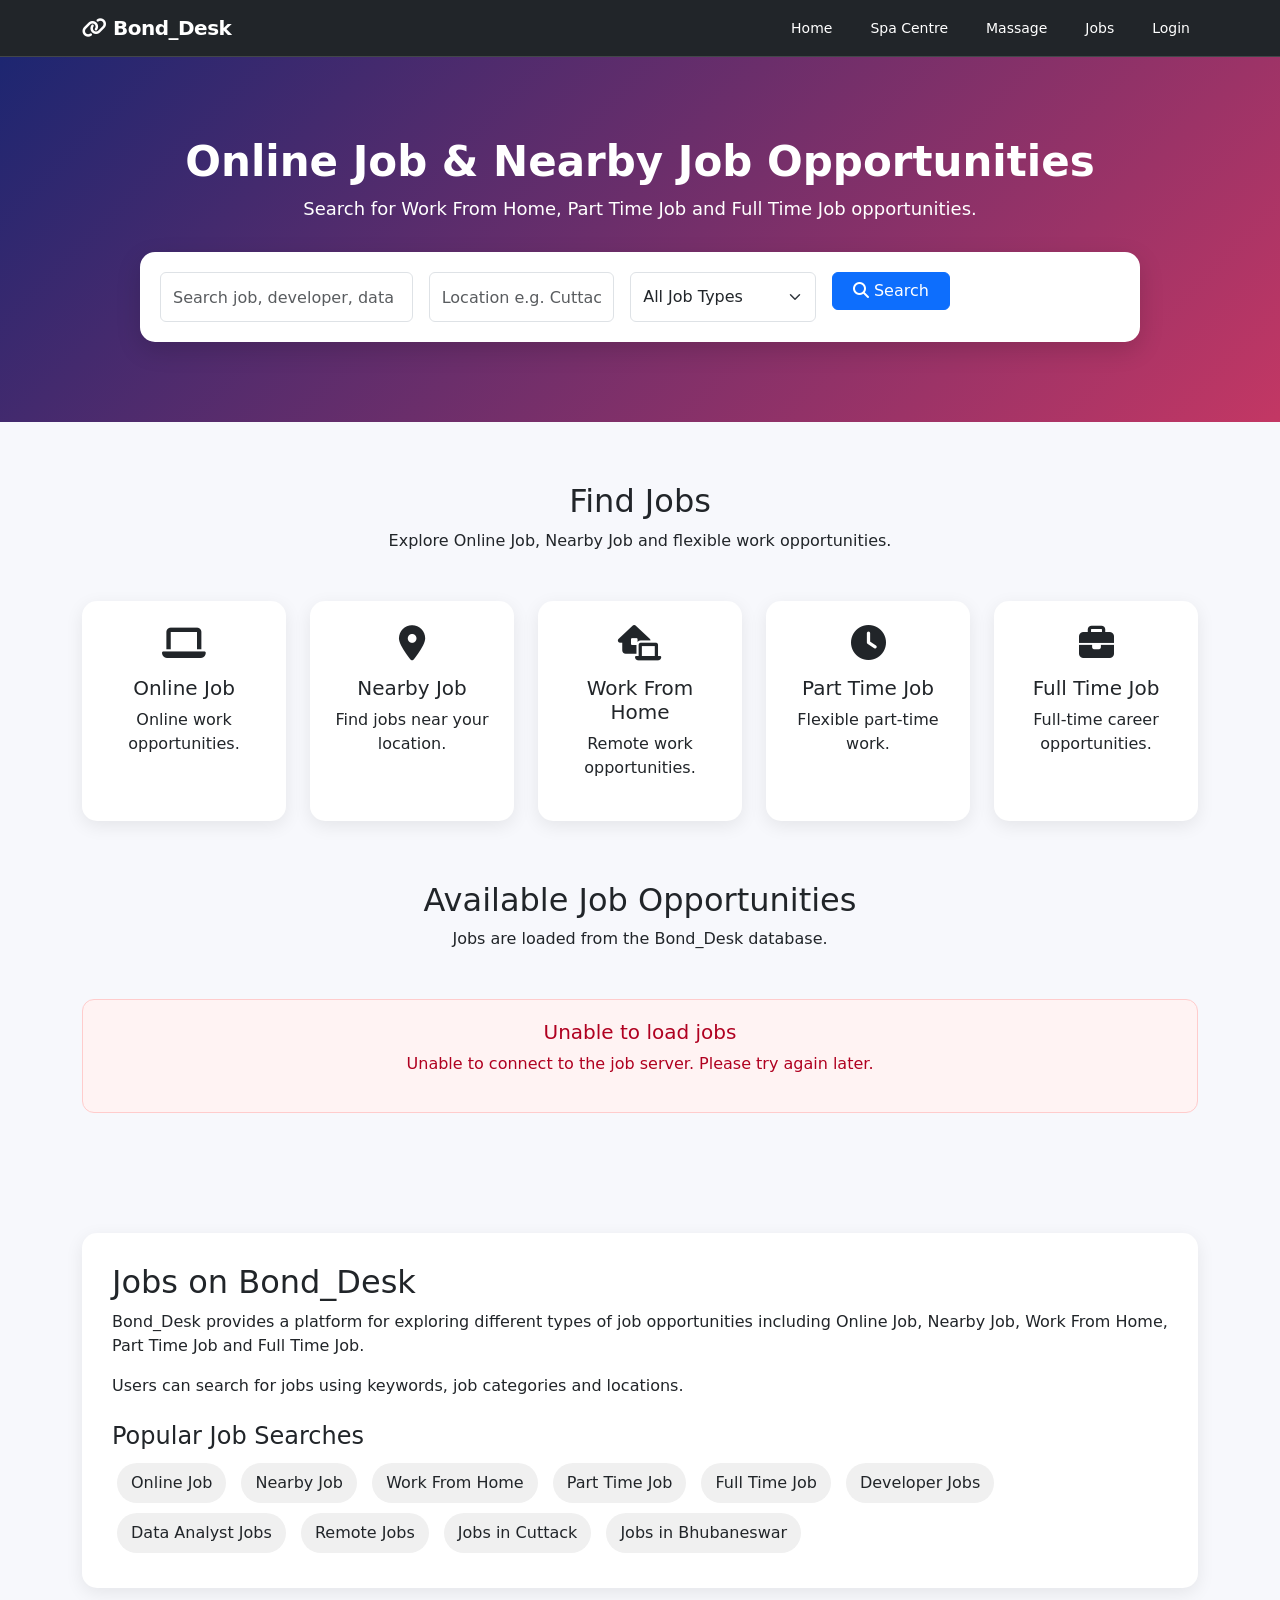
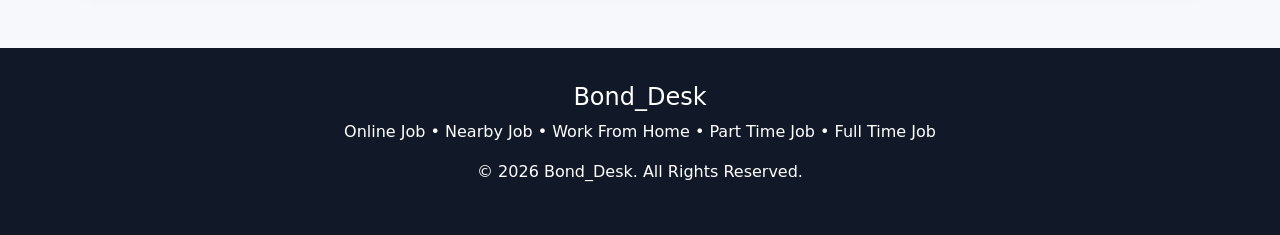
<file: jobs.html>
<!DOCTYPE html>
<html lang="en">

<head>

    <meta charset="UTF-8">
    <meta name="viewport" content="width=device-width, initial-scale=1.0">

    <title>Online Job, Nearby Job & Work From Home Jobs | Bond_Desk</title>

    <meta name="description"
          content="Find Online Job, Nearby Job, Work From Home, Part Time Job and Full Time Job opportunities on Bond_Desk. Search jobs by keyword, category and location.">

    <meta name="keywords"
          content="Online Job, Nearby Job, Work From Home, Part Time Job, Full Time Job, Bond_Desk, Bond Desk, Bound">

    <meta name="robots" content="index, follow">

    <link rel="canonical"
          href="https://bonddesk.netlify.app/jobs.html">

    <link rel="stylesheet" href="style.css">

    <link rel="stylesheet"
          href="https://cdn.jsdelivr.net/npm/bootstrap@5.3.3/dist/css/bootstrap.min.css">

    <link rel="stylesheet"
          href="https://cdnjs.cloudflare.com/ajax/libs/font-awesome/6.5.2/css/all.min.css">


    <style>

        body {
            background: #f7f8fc;
        }

        .job-hero {
            padding: 80px 20px;
            background: linear-gradient(135deg, #1d2671, #c33764);
            color: white;
            text-align: center;
        }

        .job-hero h1 {
            font-size: 42px;
            font-weight: 700;
        }

        .job-hero p {
            font-size: 18px;
            margin-bottom: 30px;
        }

        .search-box {
            max-width: 1000px;
            margin: auto;
            background: white;
            padding: 20px;
            border-radius: 15px;
            box-shadow: 0 8px 25px rgba(0, 0, 0, 0.15);
        }

        .search-box input,
        .search-box select {
            height: 50px;
        }

        .category-card {
            background: white;
            padding: 25px;
            border-radius: 15px;
            text-align: center;
            height: 100%;
            box-shadow: 0 5px 18px rgba(0, 0, 0, 0.08);
            transition: 0.3s;
            cursor: pointer;
        }

        .category-card:hover {
            transform: translateY(-5px);
        }

        .category-card i {
            font-size: 35px;
            margin-bottom: 15px;
        }

        .job-section {
            padding: 60px 20px;
        }

        .job-card {
            background: white;
            padding: 25px;
            border-radius: 15px;
            margin-bottom: 25px;
            box-shadow: 0 5px 18px rgba(0, 0, 0, 0.08);
            transition: 0.3s;
        }

        .job-card:hover {
            transform: translateY(-4px);
        }

        .job-card h3 {
            font-size: 22px;
            margin-bottom: 10px;
        }

        .job-meta {
            color: #666;
            margin: 8px 0;
        }

        .job-tag {
            display: inline-block;
            padding: 6px 12px;
            border-radius: 20px;
            background: #eef1ff;
            margin: 4px;
            font-size: 13px;
        }

        .apply-btn {
            margin-top: 15px;
        }

        .keyword-box {
            background: white;
            padding: 30px;
            border-radius: 15px;
            box-shadow: 0 5px 18px rgba(0, 0, 0, 0.08);
        }

        .keyword {
            display: inline-block;
            background: #f0f0f0;
            padding: 8px 14px;
            margin: 5px;
            border-radius: 20px;
        }

        .loading-box {
            padding: 50px;
            text-align: center;
        }

        .error-box {
            background: #fff3f3;
            border: 1px solid #ffcccc;
            color: #b00020;
            padding: 20px;
            border-radius: 12px;
            text-align: center;
        }

        .job-count {
            font-weight: 600;
            color: #555;
        }

        footer {
            padding: 35px 20px;
            background: #111827;
            color: white;
            text-align: center;
        }

    </style>

</head>


<body>


<!-- =========================================================
     NAVBAR
========================================================= -->

<nav class="navbar navbar-expand-lg navbar-dark bg-dark">

    <div class="container">

        <a class="navbar-brand fw-bold" href="index.html">
            <i class="fa-solid fa-link"></i>
            Bond_Desk
        </a>


        <button class="navbar-toggler"
                type="button"
                data-bs-toggle="collapse"
                data-bs-target="#navbarNav">

            <span class="navbar-toggler-icon"></span>

        </button>


        <div class="collapse navbar-collapse" id="navbarNav">

            <ul class="navbar-nav ms-auto">

                <li class="nav-item">
                    <a class="nav-link"
                       href="index.html">
                        Home
                    </a>
                </li>

                <li class="nav-item">
                    <a class="nav-link"
                       href="spa.html">
                        Spa Centre
                    </a>
                </li>

                <li class="nav-item">
                    <a class="nav-link"
                       href="spa.html">
                        Massage
                    </a>
                </li>

                <li class="nav-item">
                    <a class="nav-link active"
                       href="jobs.html">
                        Jobs
                    </a>
                </li>

                <li class="nav-item">
                    <a class="nav-link"
                       href="login.html">
                        Login
                    </a>
                </li>

            </ul>

        </div>

    </div>

</nav>



<!-- =========================================================
     HERO
========================================================= -->

<section class="job-hero">

    <div class="container">

        <h1>
            Online Job & Nearby Job Opportunities
        </h1>

        <p>
            Search for Work From Home, Part Time Job and Full Time Job opportunities.
        </p>


        <div class="search-box">

            <div class="row g-3">


                <!-- SEARCH -->

                <div class="col-md-4">

                    <input
                        type="text"
                        id="jobSearch"
                        class="form-control"
                        placeholder="Search job, developer, data analyst..."
                    >

                </div>


                <!-- LOCATION -->

                <div class="col-md-3">

                    <input
                        type="text"
                        id="jobLocation"
                        class="form-control"
                        placeholder="Location e.g. Cuttack"
                    >

                </div>


                <!-- JOB TYPE -->

                <div class="col-md-3">

                    <select
                        id="jobType"
                        class="form-select">

                        <option value="">
                            All Job Types
                        </option>

                        <option value="Online Job">
                            Online Job
                        </option>

                        <option value="Nearby Job">
                            Nearby Job
                        </option>

                        <option value="Work From Home">
                            Work From Home
                        </option>

                        <option value="Part Time Job">
                            Part Time Job
                        </option>

                        <option value="Full Time Job">
                            Full Time Job
                        </option>

                    </select>

                </div>


                <!-- SEARCH BUTTON -->

                <div class="col-md-2">

                    <button
                        class="btn btn-primary w-100"
                        onclick="filterJobs()">

                        <i class="fa-solid fa-magnifying-glass"></i>

                        Search

                    </button>

                </div>

            </div>

        </div>

    </div>

</section>



<!-- =========================================================
     JOB CATEGORIES
========================================================= -->

<section class="job-section">

    <div class="container">

        <div class="text-center mb-5">

            <h2>
                Find Jobs
            </h2>

            <p>
                Explore Online Job, Nearby Job and flexible work opportunities.
            </p>

        </div>


        <div class="row g-4 justify-content-center">


            <!-- ONLINE -->

            <div class="col-md-4 col-lg">

                <div class="category-card"
                     onclick="selectJobType('Online Job')">

                    <i class="fa-solid fa-laptop"></i>

                    <h5>
                        Online Job
                    </h5>

                    <p>
                        Online work opportunities.
                    </p>

                </div>

            </div>


            <!-- NEARBY -->

            <div class="col-md-4 col-lg">

                <div class="category-card"
                     onclick="selectJobType('Nearby Job')">

                    <i class="fa-solid fa-location-dot"></i>

                    <h5>
                        Nearby Job
                    </h5>

                    <p>
                        Find jobs near your location.
                    </p>

                </div>

            </div>


            <!-- WORK FROM HOME -->

            <div class="col-md-4 col-lg">

                <div class="category-card"
                     onclick="selectJobType('Work From Home')">

                    <i class="fa-solid fa-house-laptop"></i>

                    <h5>
                        Work From Home
                    </h5>

                    <p>
                        Remote work opportunities.
                    </p>

                </div>

            </div>


            <!-- PART TIME -->

            <div class="col-md-4 col-lg">

                <div class="category-card"
                     onclick="selectJobType('Part Time Job')">

                    <i class="fa-solid fa-clock"></i>

                    <h5>
                        Part Time Job
                    </h5>

                    <p>
                        Flexible part-time work.
                    </p>

                </div>

            </div>


            <!-- FULL TIME -->

            <div class="col-md-4 col-lg">

                <div class="category-card"
                     onclick="selectJobType('Full Time Job')">

                    <i class="fa-solid fa-briefcase"></i>

                    <h5>
                        Full Time Job
                    </h5>

                    <p>
                        Full-time career opportunities.
                    </p>

                </div>

            </div>

        </div>

    </div>

</section>



<!-- =========================================================
     JOB LISTINGS
========================================================= -->

<section class="job-section pt-0">

    <div class="container">

        <div class="text-center mb-5">

            <h2>
                Available Job Opportunities
            </h2>

            <p>
                Jobs are loaded from the Bond_Desk database.
            </p>

            <div id="jobCount"
                 class="job-count">
            </div>

        </div>


        <!-- LOADING -->

        <div id="loadingJobs"
             class="loading-box">

            <div class="spinner-border text-primary"
                 role="status">

            </div>

            <p class="mt-3">
                Loading available jobs...
            </p>

        </div>


        <!-- ERROR -->

        <div id="jobError"
             class="error-box"
             style="display: none;">

            <h5>
                Unable to load jobs
            </h5>

            <p id="jobErrorText">
                Please try again later.
            </p>

        </div>


        <!-- JOB RESULTS -->

        <div id="jobResults"></div>


        <!-- NO JOBS -->

        <div id="noJobs"
             class="text-center"
             style="display: none; padding: 30px;">

            <h4>
                No matching jobs found.
            </h4>

            <p>
                Try another keyword, job type or location.
            </p>

        </div>

    </div>

</section>



<!-- =========================================================
     SEO / INFORMATION
========================================================= -->

<section class="job-section">

    <div class="container">

        <div class="keyword-box">

            <h2>
                Jobs on Bond_Desk
            </h2>

            <p>
                Bond_Desk provides a platform for exploring different types
                of job opportunities including Online Job, Nearby Job,
                Work From Home, Part Time Job and Full Time Job.
            </p>

            <p>
                Users can search for jobs using keywords, job categories
                and locations.
            </p>


            <h4 class="mt-4">
                Popular Job Searches
            </h4>


            <span class="keyword">
                Online Job
            </span>

            <span class="keyword">
                Nearby Job
            </span>

            <span class="keyword">
                Work From Home
            </span>

            <span class="keyword">
                Part Time Job
            </span>

            <span class="keyword">
                Full Time Job
            </span>

            <span class="keyword">
                Developer Jobs
            </span>

            <span class="keyword">
                Data Analyst Jobs
            </span>

            <span class="keyword">
                Remote Jobs
            </span>

            <span class="keyword">
                Jobs in Cuttack
            </span>

            <span class="keyword">
                Jobs in Bhubaneswar
            </span>

        </div>

    </div>

</section>



<!-- =========================================================
     FOOTER
========================================================= -->

<footer>

    <h4>
        Bond_Desk
    </h4>

    <p>
        Online Job • Nearby Job • Work From Home • Part Time Job • Full Time Job
    </p>

    <p>
        © 2026 Bond_Desk. All Rights Reserved.
    </p>

</footer>



<!-- =========================================================
     JAVASCRIPT
========================================================= -->

<script>

    /*
     * Your deployed Django backend
     */
    const API_BASE =
        "https://bond-desk-1.onrender.com";


    /*
     * Load jobs from Django database
     */
    async function filterJobs() {

        const search =
            document.getElementById("jobSearch")
                .value
                .trim();

        const location =
            document.getElementById("jobLocation")
                .value
                .trim();

        const type =
            document.getElementById("jobType")
                .value
                .trim();


        /*
         * Show loading
         */

        document.getElementById(
            "loadingJobs"
        ).style.display = "block";


        document.getElementById(
            "jobResults"
        ).innerHTML = "";


        document.getElementById(
            "noJobs"
        ).style.display = "none";


        document.getElementById(
            "jobError"
        ).style.display = "none";


        document.getElementById(
            "jobCount"
        ).innerHTML = "";


        /*
         * Build API URL
         */

        const params =
            new URLSearchParams();


        if (search) {

            params.append(
                "search",
                search
            );

        }


        if (location) {

            params.append(
                "location",
                location
            );

        }


        if (type) {

            params.append(
                "type",
                type
            );

        }


        const apiUrl =
            `${API_BASE}/api/jobs/?${params.toString()}`;


        try {

            const response =
                await fetch(apiUrl);


            if (!response.ok) {

                throw new Error(
                    "Server returned an error."
                );

            }


            const jobs =
                await response.json();


            /*
             * Hide loading
             */

            document.getElementById(
                "loadingJobs"
            ).style.display = "none";


            /*
             * No jobs
             */

            if (
                !Array.isArray(jobs) ||
                jobs.length === 0
            ) {

                document.getElementById(
                    "noJobs"
                ).style.display = "block";

                document.getElementById(
                    "jobCount"
                ).innerHTML =
                    "0 jobs found";

                return;

            }


            /*
             * Job count
             */

            document.getElementById(
                "jobCount"
            ).innerHTML =
                `${jobs.length} job${jobs.length !== 1 ? "s" : ""} found`;


            /*
             * Display jobs
             */

            displayJobs(jobs);


        } catch (error) {

            console.error(
                "Job API error:",
                error
            );


            document.getElementById(
                "loadingJobs"
            ).style.display = "none";


            document.getElementById(
                "jobError"
            ).style.display = "block";


            document.getElementById(
                "jobErrorText"
            ).textContent =
                "Unable to connect to the job server. Please try again later.";

        }

    }



    /*
     * Display database jobs
     */

    function displayJobs(jobs) {

        const container =
            document.getElementById(
                "jobResults"
            );


        container.innerHTML = "";


        jobs.forEach(function(job) {


            /*
             * Job type icon
             */

            let icon =
                "fa-briefcase";


            if (
                job.job_type ===
                "Online Job"
            ) {

                icon =
                    "fa-laptop";

            } else if (
                job.job_type ===
                "Nearby Job"
            ) {

                icon =
                    "fa-location-dot";

            } else if (
                job.job_type ===
                "Work From Home"
            ) {

                icon =
                    "fa-house-laptop";

            } else if (
                job.job_type ===
                "Part Time Job"
            ) {

                icon =
                    "fa-clock";

            }


            /*
             * Application button
             */

            let applyButton = "";


            if (
                job.application_link &&
                job.application_link.trim() !== ""
            ) {

                applyButton = `
                    <a
                        href="${escapeHtml(job.application_link)}"
                        target="_blank"
                        rel="noopener noreferrer"
                        class="btn btn-primary apply-btn">

                        <i class="fa-solid fa-arrow-up-right-from-square"></i>

                        Apply Now

                    </a>
                `;

            } else {

                applyButton = `
                    <button
                        class="btn btn-secondary apply-btn"
                        disabled>

                        Application Link Not Provided

                    </button>
                `;

            }


            /*
             * Job skills
             */

            let skillsHTML = "";


            if (
                job.skills &&
                job.skills.trim() !== ""
            ) {

                const skills =
                    job.skills
                        .split(",");


                skills.forEach(function(skill) {

                    if (
                        skill.trim() !== ""
                    ) {

                        skillsHTML += `
                            <span class="job-tag">
                                ${escapeHtml(skill.trim())}
                            </span>
                        `;

                    }

                });

            }


            /*
             * Salary
             */

            let salaryHTML = "";


            if (
                job.salary &&
                job.salary.trim() !== ""
            ) {

                salaryHTML = `
                    <div class="job-meta">

                        <i class="fa-solid fa-indian-rupee-sign"></i>

                        ${escapeHtml(job.salary)}

                    </div>
                `;

            }


            /*
             * Work mode
             */

            let workModeHTML = "";


            if (
                job.work_mode &&
                job.work_mode.trim() !== ""
            ) {

                workModeHTML = `
                    <div class="job-meta">

                        <i class="fa-solid fa-building"></i>

                        ${escapeHtml(job.work_mode)}

                    </div>
                `;

            }


            /*
             * Description
             */

            let descriptionHTML = "";


            if (
                job.description &&
                job.description.trim() !== ""
            ) {

                descriptionHTML = `
                    <p class="mt-3">

                        ${escapeHtml(job.description)}

                    </p>
                `;

            }


            /*
             * Create card
             */

            const card =
                document.createElement(
                    "div"
                );


            card.className =
                "job-card";


            card.innerHTML = `

                <h3>

                    <i class="fa-solid ${icon}"></i>

                    ${escapeHtml(job.title)}

                </h3>


                <div class="job-meta">

                    <i class="fa-solid fa-building"></i>

                    <strong>
                        ${escapeHtml(job.company)}
                    </strong>

                </div>


                <div class="job-meta">

                    <i class="fa-solid fa-location-dot"></i>

                    ${escapeHtml(job.location)}

                </div>


                <div class="job-meta">

                    <i class="fa-solid fa-briefcase"></i>

                    ${escapeHtml(job.job_type)}

                </div>


                ${workModeHTML}


                ${salaryHTML}


                ${descriptionHTML}


                <div class="mt-2">

                    <span class="job-tag">

                        ${escapeHtml(job.job_type)}

                    </span>

                    ${skillsHTML}

                </div>


                <div>

                    ${applyButton}

                </div>


                <small class="text-muted d-block mt-3">

                    Posted:
                    ${escapeHtml(job.created_at)}

                </small>

            `;


            container.appendChild(
                card
            );

        });

    }



    /*
     * Select job category
     */

    function selectJobType(type) {

        document.getElementById(
            "jobType"
        ).value = type;


        filterJobs();


        setTimeout(function() {

            document.getElementById(
                "jobResults"
            ).scrollIntoView({
                behavior: "smooth"
            });

        }, 300);

    }



    /*
     * Escape HTML
     *
     * Prevents database text from being
     * interpreted as HTML/JavaScript.
     */

    function escapeHtml(value) {

        if (
            value === null ||
            value === undefined
        ) {

            return "";

        }


        return String(value)
            .replace(/&/g, "&amp;")
            .replace(/</g, "&lt;")
            .replace(/>/g, "&gt;")
            .replace(/"/g, "&quot;")
            .replace(/'/g, "&#039;");

    }



    /*
     * Read parameters from index.html
     *
     * Example:
     * jobs.html?location=Cuttack
     *
     * or:
     * jobs.html?type=Work%20From%20Home
     */

    const params =
        new URLSearchParams(
            window.location.search
        );


    const searchParam =
        params.get("search");


    const locationParam =
        params.get("location");


    const typeParam =
        params.get("type");


    if (searchParam) {

        document.getElementById(
            "jobSearch"
        ).value =
            searchParam;

    }


    if (locationParam) {

        document.getElementById(
            "jobLocation"
        ).value =
            locationParam;

    }


    if (typeParam) {

        document.getElementById(
            "jobType"
        ).value =
            typeParam;

    }


    /*
     * Automatically search when
     * parameters come from index.html
     */

    filterJobs();

</script>



<script src="https://cdn.jsdelivr.net/npm/bootstrap@5.3.3/dist/js/bootstrap.bundle.min.js">
</script>


</body>

</html>
</file>
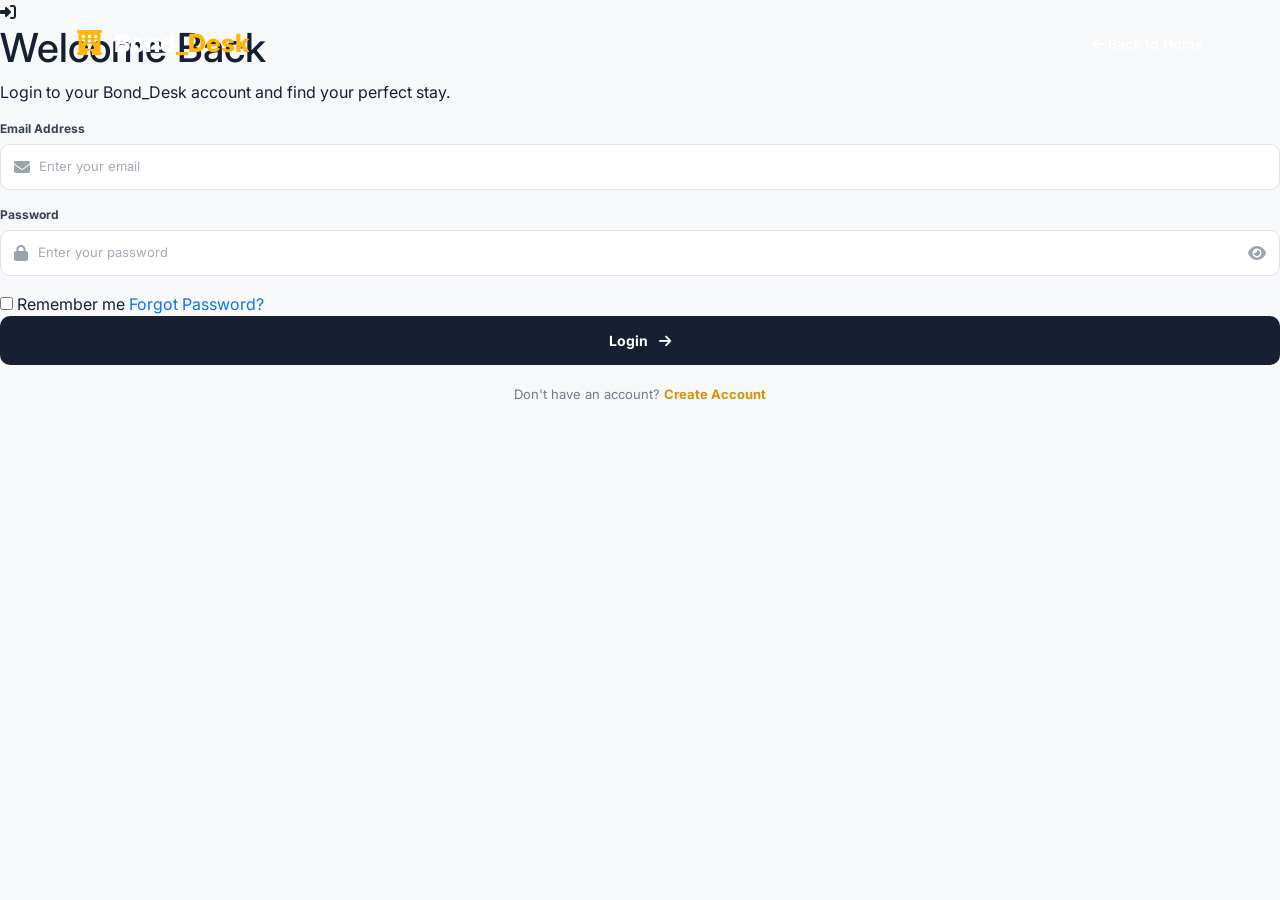
<file: login.html>
<!DOCTYPE html>
<html lang="en">

<head>
    <meta charset="UTF-8">
    <meta name="viewport" content="width=device-width, initial-scale=1.0">

    <title>Bond_Desk | Login</title>

    <link
        href="https://cdn.jsdelivr.net/npm/bootstrap@5.3.3/dist/css/bootstrap.min.css"
        rel="stylesheet">

    <link
        rel="stylesheet"
        href="https://cdnjs.cloudflare.com/ajax/libs/font-awesome/6.5.2/css/all.min.css">

    <link rel="stylesheet" href="style.css">
</head>

<body class="login-page">

    <!-- ================= NAVBAR ================= -->

    <nav class="register-navbar">

        <a href="index.html" class="register-logo">

            <i class="fa-solid fa-hotel"></i>

            Bond<span>_Desk</span>

        </a>


        <a href="index.html" class="back-home">

            <i class="fa-solid fa-arrow-left"></i>

            Back to Home

        </a>

    </nav>


    <!-- ================= LOGIN CONTAINER ================= -->

    <div class="login-container">

        <div class="login-card">


            <!-- ================= HEADING ================= -->

            <div class="login-heading">

                <div class="login-icon">

                    <i class="fa-solid fa-right-to-bracket"></i>

                </div>


                <h1>
                    Welcome Back
                </h1>


                <p>
                    Login to your Bond_Desk account
                    and find your perfect stay.
                </p>

            </div>


            <!-- ================= LOGIN FORM ================= -->

            <form id="loginForm">


                <!-- EMAIL -->

                <div class="input-group-custom">

                    <label>
                        Email Address
                    </label>


                    <div class="input-box">

                        <i class="fa-solid fa-envelope"></i>


                        <input
                            type="email"
                            id="loginEmail"
                            placeholder="Enter your email"
                            required>

                    </div>

                </div>


                <!-- PASSWORD -->

                <div class="input-group-custom">

                    <label>
                        Password
                    </label>


                    <div class="input-box">

                        <i class="fa-solid fa-lock"></i>


                        <input
                            type="password"
                            id="loginPassword"
                            placeholder="Enter your password"
                            required>


                        <i
                            class="fa-solid fa-eye password-eye"
                            onclick="toggleLoginPassword()">
                        </i>

                    </div>

                </div>


                <!-- REMEMBER / FORGOT -->

                <div class="login-options">

                    <label>

                        <input
                            type="checkbox"
                            id="rememberMe">

                        Remember me

                    </label>


                    <a
                        href="#"
                        onclick="forgotPassword(); return false;">

                        Forgot Password?

                    </a>

                </div>


                <!-- LOGIN BUTTON -->

                <button
                    type="submit"
                    class="register-btn">

                    Login

                    <i class="fa-solid fa-arrow-right"></i>

                </button>

            </form>


            <!-- REGISTER -->

            <div class="login-text">

                Don't have an account?

                <a href="customer.html">
                    Create Account
                </a>

            </div>

        </div>

    </div>


    <!-- ================= JAVASCRIPT ================= -->

    <script>


        /* =====================================================
           SHOW / HIDE PASSWORD
        ===================================================== */

        function toggleLoginPassword() {

            const password =
                document.getElementById("loginPassword");

            const icon =
                document.querySelector(".password-eye");


            if (password.type === "password") {

                password.type = "text";

                icon.classList.remove("fa-eye");

                icon.classList.add("fa-eye-slash");

            } else {

                password.type = "password";

                icon.classList.remove("fa-eye-slash");

                icon.classList.add("fa-eye");

            }

        }


        /* =====================================================
           FORGOT PASSWORD
        ===================================================== */

        function forgotPassword() {

            alert(
                "Password recovery will be available after connecting the database."
            );

        }


        /* =====================================================
           LOGIN
        ===================================================== */

        document
            .getElementById("loginForm")
            .addEventListener(
                "submit",
                function(event) {

                    event.preventDefault();


                    const email =
                        document
                            .getElementById("loginEmail")
                            .value
                            .trim();


                    const password =
                        document
                            .getElementById("loginPassword")
                            .value;


                    const rememberMe =
                        document
                            .getElementById("rememberMe")
                            .checked;


                    /* ================= VALIDATION ================= */

                    if (
                        email === "" ||
                        password === ""
                    ) {

                        alert(
                            "Please enter your email and password."
                        );

                        return;

                    }


                    /* =================================================
                       SAVE LOGGED-IN CUSTOMER
                    ================================================= */

                    localStorage.setItem(
                        "bondDeskCustomerEmail",
                        email
                    );


                    localStorage.setItem(
                        "bondDeskLoggedIn",
                        "true"
                    );


                    /* =================================================
                       REMEMBER ME
                    ================================================= */

                    if (rememberMe) {

                        localStorage.setItem(
                            "bondDeskRememberMe",
                            "true"
                        );

                    } else {

                        localStorage.removeItem(
                            "bondDeskRememberMe"
                        );

                    }


                    /* ================= SUCCESS ================= */

                    alert(
                        "Login successful!"
                    );


                    window.location.href =
                        "dashboard.html";

                }
            );


    </script>

</body>

</html>
</file>
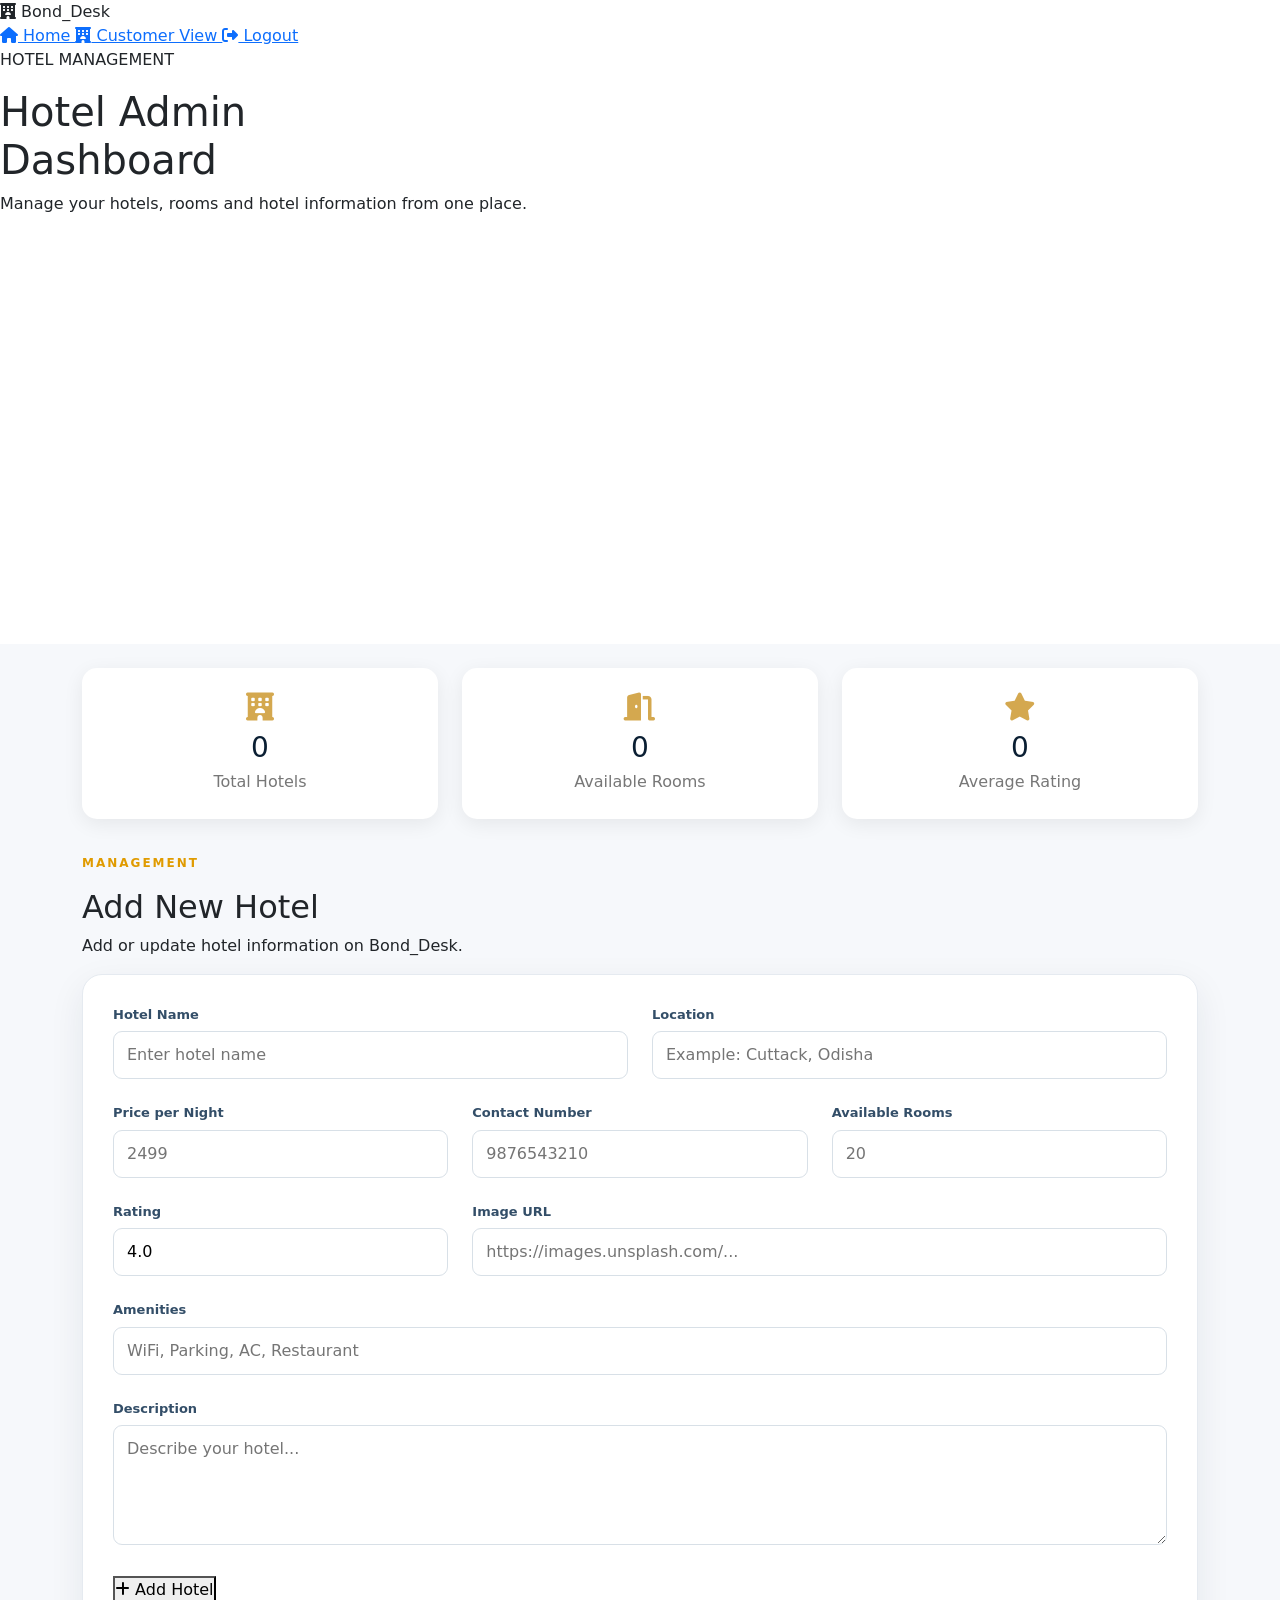
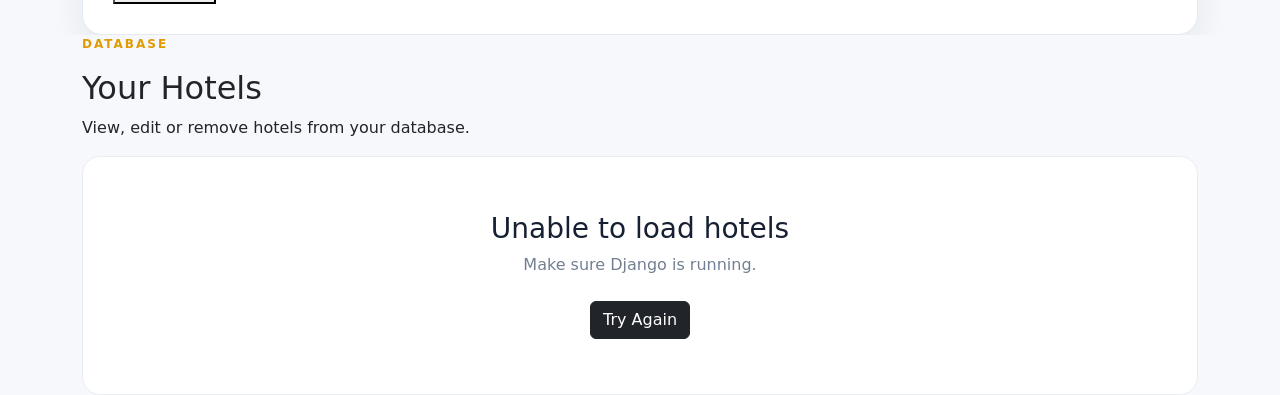
<file: admin/admin_dashboard.html>
<!DOCTYPE html>
<html lang="en">
<head>
    <meta charset="UTF-8">
    <meta name="viewport" content="width=device-width, initial-scale=1.0">

    <title>Bond_Desk | Hotel Admin</title>

    <link rel="stylesheet" href="../style.css">

    <link
        href="https://cdn.jsdelivr.net/npm/bootstrap@5.3.3/dist/css/bootstrap.min.css"
        rel="stylesheet">

    <link
        rel="stylesheet"
        href="https://cdnjs.cloudflare.com/ajax/libs/font-awesome/6.5.2/css/all.min.css">

    <style>
        .admin-actions {
            display: flex;
            gap: 10px;
            margin-top: 18px;
        }

        .admin-btn {
            border: none;
            padding: 9px 15px;
            border-radius: 8px;
            font-weight: 600;
            cursor: pointer;
        }

        .edit-btn {
            background: #0b1f33;
            color: white;
        }

        .edit-btn:hover {
            background: #173b5d;
        }

        .delete-btn {
            background: #dc3545;
            color: white;
        }

        .delete-btn:hover {
            background: #b02a37;
        }

        .hotel-id {
            font-size: 12px;
            color: #777;
            margin-bottom: 8px;
        }

        .admin-stats {
            margin-bottom: 35px;
        }

        .admin-stat-card {
            background: white;
            border-radius: 15px;
            padding: 25px;
            box-shadow: 0 5px 20px rgba(0,0,0,0.07);
            text-align: center;
        }

        .admin-stat-card i {
            font-size: 28px;
            color: #d4a84f;
            margin-bottom: 10px;
        }

        .admin-stat-card h3 {
            font-size: 28px;
            margin: 0;
            color: #0b1f33;
        }

        .admin-stat-card p {
            margin: 5px 0 0;
            color: #777;
        }

        .edit-mode {
            border: 2px solid #d4a84f;
        }

        .cancel-edit-btn {
            background: #6c757d;
            color: white;
            border: none;
            padding: 12px 20px;
            border-radius: 8px;
            margin-left: 10px;
            font-weight: 600;
        }

        .form-message {
            display: none;
            margin-top: 15px;
        }
    </style>
</head>

<body>

<!-- ================= NAVBAR ================= -->

<nav class="dashboard-navbar">

    <div class="dashboard-logo">
        <i class="fas fa-hotel"></i>
        Bond_<span>Desk</span>
    </div>

    <div class="dashboard-nav-links">

        <a href="../index.html">
            <i class="fas fa-home"></i>
            Home
        </a>

        <a href="../dashboard.html">
            <i class="fas fa-hotel"></i>
            Customer View
        </a>

        <a href="../login.html" class="logout-btn">
            <i class="fas fa-sign-out-alt"></i>
            Logout
        </a>

    </div>

</nav>


<!-- ================= HEADER ================= -->

<section class="dashboard-hero">

    <div class="dashboard-hero-overlay">

        <div class="dashboard-hero-content">

            <p class="hero-small-title">
                HOTEL MANAGEMENT
            </p>

            <h1>
                Hotel Admin<br>
                Dashboard
            </h1>

            <p>
                Manage your hotels, rooms and hotel information from one place.
            </p>

        </div>

    </div>

</section>


<!-- ================= ADMIN CONTENT ================= -->

<section class="dashboard-hotels">

    <div class="container">

        <!-- ================= STATISTICS ================= -->

        <div class="admin-stats">

            <div class="row g-4">

                <div class="col-md-4">

                    <div class="admin-stat-card">

                        <i class="fas fa-hotel"></i>

                        <h3 id="totalHotels">
                            0
                        </h3>

                        <p>
                            Total Hotels
                        </p>

                    </div>

                </div>


                <div class="col-md-4">

                    <div class="admin-stat-card">

                        <i class="fas fa-door-open"></i>

                        <h3 id="totalRooms">
                            0
                        </h3>

                        <p>
                            Available Rooms
                        </p>

                    </div>

                </div>


                <div class="col-md-4">

                    <div class="admin-stat-card">

                        <i class="fas fa-star"></i>

                        <h3 id="averageRating">
                            0
                        </h3>

                        <p>
                            Average Rating
                        </p>

                    </div>

                </div>

            </div>

        </div>


        <!-- ================= ADD / EDIT HOTEL ================= -->

        <div class="dashboard-section-heading">

            <div>

                <p class="section-label">
                    MANAGEMENT
                </p>

                <h2 id="formTitle">
                    Add New Hotel
                </h2>

                <p>
                    Add or update hotel information on Bond_Desk.
                </p>

            </div>

        </div>


        <div class="admin-form-card" id="hotelFormCard">

            <form id="hotelForm">

                <input
                    type="hidden"
                    id="editingHotelId"
                    value=""
                >


                <div class="row g-4">

                    <!-- HOTEL NAME -->

                    <div class="col-md-6">

                        <label>
                            Hotel Name
                        </label>

                        <input
                            type="text"
                            id="hotelName"
                            placeholder="Enter hotel name"
                            required>

                    </div>


                    <!-- LOCATION -->

                    <div class="col-md-6">

                        <label>
                            Location
                        </label>

                        <input
                            type="text"
                            id="hotelLocation"
                            placeholder="Example: Cuttack, Odisha"
                            required>

                    </div>


                    <!-- PRICE -->

                    <div class="col-md-4">

                        <label>
                            Price per Night
                        </label>

                        <input
                            type="number"
                            id="hotelPrice"
                            placeholder="2499"
                            min="0"
                            required>

                    </div>


                    <!-- PHONE -->

                    <div class="col-md-4">

                        <label>
                            Contact Number
                        </label>

                        <input
                            type="text"
                            id="hotelPhone"
                            placeholder="9876543210"
                            maxlength="10"
                            required>

                    </div>


                    <!-- ROOMS -->

                    <div class="col-md-4">

                        <label>
                            Available Rooms
                        </label>

                        <input
                            type="number"
                            id="hotelRooms"
                            placeholder="20"
                            min="0"
                            required>

                    </div>


                    <!-- RATING -->

                    <div class="col-md-4">

                        <label>
                            Rating
                        </label>

                        <input
                            type="number"
                            id="hotelRating"
                            placeholder="4.5"
                            min="0"
                            max="5"
                            step="0.1"
                            value="4.0"
                            required>

                    </div>


                    <!-- IMAGE -->

                    <div class="col-md-8">

                        <label>
                            Image URL
                        </label>

                        <input
                            type="url"
                            id="hotelImage"
                            placeholder="https://images.unsplash.com/..."
                            required>

                    </div>


                    <!-- AMENITIES -->

                    <div class="col-12">

                        <label>
                            Amenities
                        </label>

                        <input
                            type="text"
                            id="hotelAmenities"
                            placeholder="WiFi, Parking, AC, Restaurant">

                    </div>


                    <!-- DESCRIPTION -->

                    <div class="col-12">

                        <label>
                            Description
                        </label>

                        <textarea
                            id="hotelDescription"
                            rows="4"
                            placeholder="Describe your hotel..."
                        ></textarea>

                    </div>


                    <!-- BUTTONS -->

                    <div class="col-12">

                        <button
                            type="submit"
                            id="submitButton"
                            class="dashboard-search-btn">

                            <i class="fas fa-plus"></i>

                            Add Hotel

                        </button>


                        <button
                            type="button"
                            id="cancelEditButton"
                            class="cancel-edit-btn"
                            style="display:none;">

                            <i class="fas fa-times"></i>

                            Cancel Edit

                        </button>

                    </div>

                </div>

            </form>


            <div
                id="formMessage"
                class="alert form-message">
            </div>

        </div>

    </div>

</section>


<!-- ================= MANAGED HOTELS ================= -->

<section class="dashboard-hotels">

    <div class="container">

        <div class="dashboard-section-heading">

            <div>

                <p class="section-label">
                    DATABASE
                </p>

                <h2>
                    Your Hotels
                </h2>

                <p>
                    View, edit or remove hotels from your database.
                </p>

            </div>

        </div>


        <div
            id="adminHotelResults"
            class="hotel-grid">

            <div class="loading-message">

                <i class="fas fa-spinner fa-spin"></i>

                <p>
                    Loading hotels...
                </p>

            </div>

        </div>

    </div>

</section>


<!-- ================= JAVASCRIPT ================= -->

<script>

const API_URL =
    "https://bond-desk-1.onrender.com/api";


let allHotels = [];


// =====================================================
// LOAD HOTELS
// =====================================================

async function loadHotels() {

    const container =
        document.getElementById(
            "adminHotelResults"
        );


    try {

        const response =
            await fetch(
                API_URL + "/search/"
            );


        if (!response.ok) {

            throw new Error(
                "Unable to load hotels."
            );

        }


        const hotels =
            await response.json();


        allHotels =
            hotels;


        updateStatistics(
            hotels
        );


        container.innerHTML = "";


        if (
            hotels.length === 0
        ) {

            container.innerHTML = `

                <div class="initial-message">

                    <i class="fas fa-hotel"></i>

                    <h3>
                        No hotels added yet
                    </h3>

                    <p>
                        Add your first hotel above.
                    </p>

                </div>

            `;

            return;

        }


        hotels.forEach(
            function(hotel) {

                const card =
                    document.createElement(
                        "div"
                    );


                card.className =
                    "hotel-result";


                card.innerHTML = `

                    <div class="hotel-image-container">

                        <img
                            src="${hotel.image_url}"
                            alt="${hotel.name}"
                        >

                        <div class="hotel-rating">

                            <i class="fas fa-star"></i>

                            ${hotel.rating}

                        </div>

                    </div>


                    <div class="hotel-result-content">

                        <div class="hotel-id">

                            Hotel ID:
                            ${hotel.id}

                        </div>


                        <h3>
                            ${hotel.name}
                        </h3>


                        <p class="hotel-location">

                            <i class="fas fa-location-dot"></i>

                            ${hotel.location}

                        </p>


                        <p>
                            ${hotel.description || "No description available."}
                        </p>


                        <p>

                            <strong>
                                ₹${Number(hotel.price).toLocaleString("en-IN")}
                            </strong>

                            / night

                        </p>


                        <p>

                            <i class="fas fa-door-open"></i>

                            ${hotel.available_rooms}
                            rooms available

                        </p>


                        <p>

                            <i class="fas fa-phone"></i>

                            ${hotel.phone}

                        </p>


                        <p>

                            <i class="fas fa-list"></i>

                            ${hotel.amenities || "No amenities listed"}

                        </p>


                        <div class="admin-actions">

                            <button
                                class="admin-btn edit-btn"
                                onclick="editHotel(${hotel.id})">

                                <i class="fas fa-edit"></i>

                                Edit

                            </button>


                            <button
                                class="admin-btn delete-btn"
                                onclick="deleteHotel(${hotel.id}, '${escapeForJs(hotel.name)}')">

                                <i class="fas fa-trash"></i>

                                Delete

                            </button>

                        </div>

                    </div>

                `;


                container.appendChild(
                    card
                );

            }
        );

    }

    catch (error) {

        console.error(error);


        container.innerHTML = `

            <div class="error-message">

                <h3>
                    Unable to load hotels
                </h3>

                <p>
                    Make sure Django is running.
                </p>

                <button
                    class="btn btn-dark mt-2"
                    onclick="loadHotels()">

                    Try Again

                </button>

            </div>

        `;

    }

}


// =====================================================
// UPDATE STATISTICS
// =====================================================

function updateStatistics(
    hotels
) {

    document.getElementById(
        "totalHotels"
    ).textContent =
        hotels.length;


    let totalRooms = 0;

    let totalRating = 0;


    hotels.forEach(
        function(hotel) {

            totalRooms +=
                Number(
                    hotel.available_rooms || 0
                );


            totalRating +=
                Number(
                    hotel.rating || 0
                );

        }
    );


    document.getElementById(
        "totalRooms"
    ).textContent =
        totalRooms;


    const average =
        hotels.length > 0
            ? totalRating / hotels.length
            : 0;


    document.getElementById(
        "averageRating"
    ).textContent =
        average.toFixed(1);

}


// =====================================================
// EDIT HOTEL
// =====================================================

function editHotel(
    hotelId
) {

    const hotel =
        allHotels.find(
            function(item) {

                return Number(item.id) ===
                    Number(hotelId);

            }
        );


    if (!hotel) {

        alert(
            "Hotel information not found."
        );

        return;

    }


    document.getElementById(
        "editingHotelId"
    ).value =
        hotel.id;


    document.getElementById(
        "hotelName"
    ).value =
        hotel.name || "";


    document.getElementById(
        "hotelLocation"
    ).value =
        hotel.location || "";


    document.getElementById(
        "hotelPrice"
    ).value =
        hotel.price || "";


    document.getElementById(
        "hotelPhone"
    ).value =
        hotel.phone || "";


    document.getElementById(
        "hotelRooms"
    ).value =
        hotel.available_rooms || 0;


    document.getElementById(
        "hotelRating"
    ).value =
        hotel.rating || 4.0;


    document.getElementById(
        "hotelImage"
    ).value =
        hotel.image_url || "";


    document.getElementById(
        "hotelAmenities"
    ).value =
        hotel.amenities || "";


    document.getElementById(
        "hotelDescription"
    ).value =
        hotel.description || "";


    document.getElementById(
        "formTitle"
    ).textContent =
        "Edit Hotel";


    document.getElementById(
        "submitButton"
    ).innerHTML = `

        <i class="fas fa-save"></i>

        Update Hotel

    `;


    document.getElementById(
        "cancelEditButton"
    ).style.display =
        "inline-block";


    document.getElementById(
        "hotelFormCard"
    ).classList.add(
        "edit-mode"
    );


    window.scrollTo({
        top: 650,
        behavior: "smooth"
    });

}


// =====================================================
// CANCEL EDIT
// =====================================================

document
    .getElementById(
        "cancelEditButton"
    )
    .addEventListener(
        "click",
        function() {

            resetForm();

        }
    );


// =====================================================
// RESET FORM
// =====================================================

function resetForm() {

    document
        .getElementById(
            "hotelForm"
        )
        .reset();


    document.getElementById(
        "editingHotelId"
    ).value = "";


    document.getElementById(
        "hotelRating"
    ).value =
        "4.0";


    document.getElementById(
        "formTitle"
    ).textContent =
        "Add New Hotel";


    document.getElementById(
        "submitButton"
    ).innerHTML = `

        <i class="fas fa-plus"></i>

        Add Hotel

    `;


    document.getElementById(
        "cancelEditButton"
    ).style.display =
        "none";


    document.getElementById(
        "hotelFormCard"
    ).classList.remove(
        "edit-mode"
    );

}


// =====================================================
// ADD / UPDATE HOTEL
// =====================================================

document
    .getElementById(
        "hotelForm"
    )
    .addEventListener(
        "submit",
        async function(event) {

            event.preventDefault();


            const editingId =
                document.getElementById(
                    "editingHotelId"
                ).value;


            const hotelData = {

                name:
                    document
                    .getElementById(
                        "hotelName"
                    )
                    .value
                    .trim(),

                location:
                    document
                    .getElementById(
                        "hotelLocation"
                    )
                    .value
                    .trim(),

                price:
                    document
                    .getElementById(
                        "hotelPrice"
                    )
                    .value,

                phone:
                    document
                    .getElementById(
                        "hotelPhone"
                    )
                    .value
                    .trim(),

                available_rooms:
                    document
                    .getElementById(
                        "hotelRooms"
                    )
                    .value,

                rating:
                    document
                    .getElementById(
                        "hotelRating"
                    )
                    .value,

                image_url:
                    document
                    .getElementById(
                        "hotelImage"
                    )
                    .value
                    .trim(),

                amenities:
                    document
                    .getElementById(
                        "hotelAmenities"
                    )
                    .value
                    .trim(),

                description:
                    document
                    .getElementById(
                        "hotelDescription"
                    )
                    .value
                    .trim()

            };


            const submitButton =
                document.getElementById(
                    "submitButton"
                );


            submitButton.disabled =
                true;


            submitButton.innerHTML = `

                <span
                    class="spinner-border spinner-border-sm me-2">
                </span>

                Saving...

            `;


            try {

                let url =
                    API_URL + "/add/";


                let method =
                    "POST";


                if (editingId) {

                    url =
                        API_URL +
                        "/update/" +
                        editingId +
                        "/";

                    method =
                        "PUT";

                }


                const response =
                    await fetch(
                        url,
                        {
                            method: method,

                            headers: {
                                "Content-Type":
                                    "application/json"
                            },

                            body:
                                JSON.stringify(
                                    hotelData
                                )
                        }
                    );


                const result =
                    await response.json();


                if (!response.ok) {

                    throw new Error(
                        result.error ||
                        "Unable to save hotel."
                    );

                }


                if (editingId) {

                    alert(
                        "Hotel updated successfully!"
                    );

                } else {

                    alert(
                        "Hotel added successfully!"
                    );

                }


                resetForm();

                loadHotels();

            }

            catch (error) {

                console.error(error);


                alert(
                    "Unable to save hotel.\n\n" +
                    error.message
                );

            }

            finally {

                submitButton.disabled =
                    false;

            }

        }
    );


// =====================================================
// DELETE HOTEL
// =====================================================

async function deleteHotel(
    hotelId,
    hotelName
) {

    const confirmed =
        confirm(
            "Are you sure you want to delete:\n\n" +
            hotelName +
            "\n\nThis action cannot be undone."
        );


    if (!confirmed) {

        return;

    }


    try {

        const response =
            await fetch(
                API_URL +
                "/delete/" +
                hotelId +
                "/",
                {
                    method: "DELETE"
                }
            );


        const result =
            await response.json();


        if (!response.ok) {

            throw new Error(
                result.error ||
                "Unable to delete hotel."
            );

        }


        alert(
            "Hotel deleted successfully!"
        );


        loadHotels();

    }

    catch (error) {

        console.error(error);


        alert(
            "Unable to delete hotel.\n\n" +
            error.message
        );

    }

}


// =====================================================
// ESCAPE TEXT FOR BUTTON
// =====================================================

function escapeForJs(
    text
) {

    return String(text || "")
        .replace(
            /\\/g,
            "\\\\"
        )
        .replace(
            /'/g,
            "\\'"
        )
        .replace(
            /"/g,
            '\\"'
        )
        .replace(
            /\n/g,
            "\\n"
        );

}


// =====================================================
// INITIAL LOAD
// =====================================================

loadHotels();

</script>

</body>
</html>
</file>
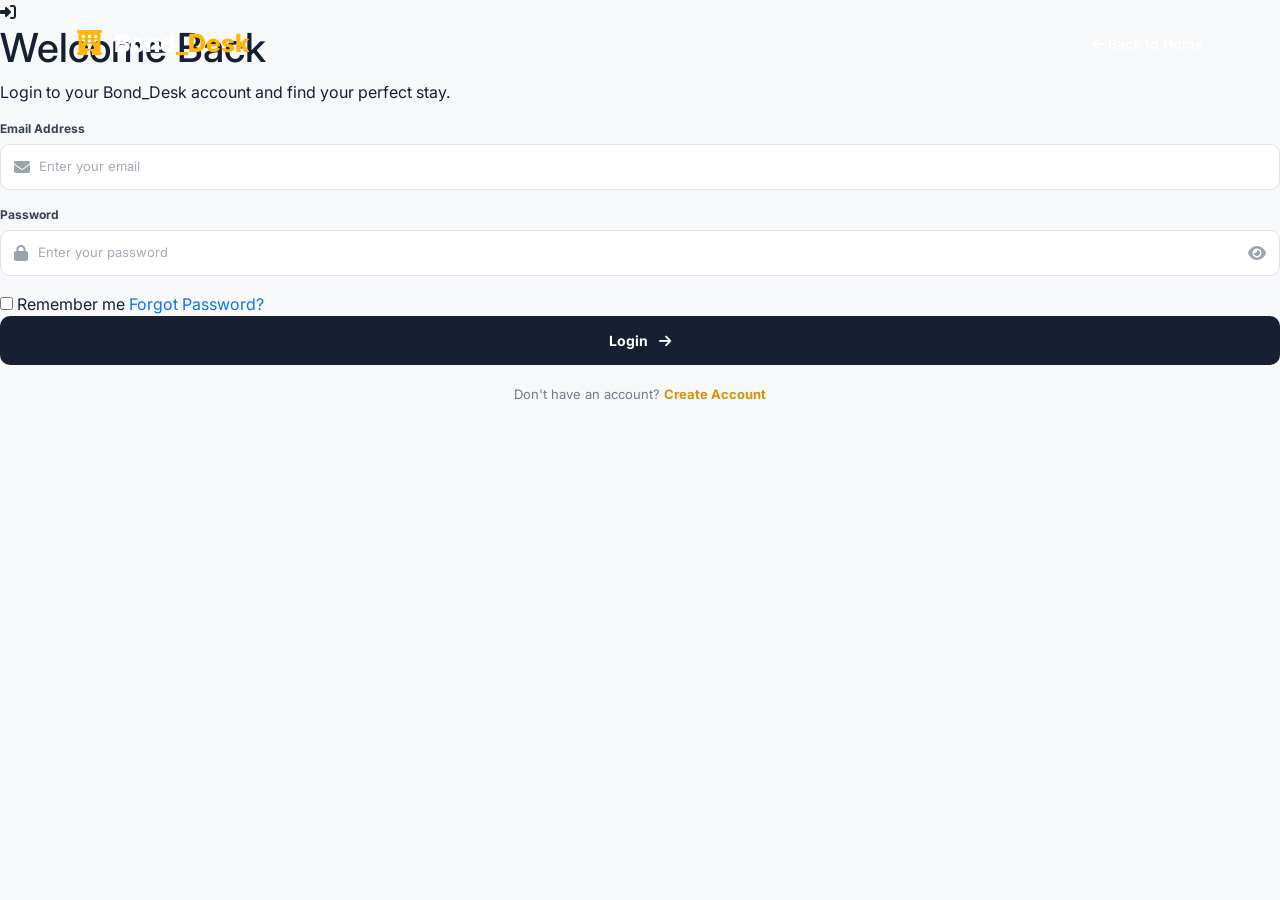
<file: Bond_desk/booking.html>
<!DOCTYPE html>
<html lang="en">
<head>
    <meta charset="UTF-8">
    <meta name="viewport" content="width=device-width, initial-scale=1.0">

    <title>Book Hotel | Bond_Desk</title>

    <link
        href="https://cdn.jsdelivr.net/npm/bootstrap@5.3.3/dist/css/bootstrap.min.css"
        rel="stylesheet"
    >

    <link
        rel="stylesheet"
        href="https://cdnjs.cloudflare.com/ajax/libs/font-awesome/6.5.2/css/all.min.css"
    >

    <link rel="stylesheet" href="style.css">

    <style>
        body {
            background: #f5f7fa;
        }

        .booking-wrapper {
            padding: 50px 0;
        }

        .booking-card {
            background: #ffffff;
            border-radius: 18px;
            box-shadow: 0 10px 35px rgba(0, 0, 0, 0.08);
            overflow: hidden;
        }

        .hotel-info {
            background: #0b1f33;
            color: white;
            padding: 30px;
        }

        .hotel-image {
            width: 100%;
            height: 260px;
            object-fit: cover;
            border-radius: 14px;
            margin-bottom: 20px;
        }

        .hotel-name {
            font-size: 28px;
            font-weight: 700;
        }

        .hotel-location {
            color: #d4a84f;
            font-size: 16px;
            margin-bottom: 15px;
        }

        .hotel-price {
            font-size: 25px;
            font-weight: 700;
            color: #d4a84f;
        }

        .booking-form {
            padding: 35px;
        }

        .section-title {
            font-weight: 700;
            color: #0b1f33;
            margin-bottom: 25px;
        }

        .form-label {
            font-weight: 600;
            color: #333;
        }

        .form-control,
        .form-select {
            padding: 12px 14px;
            border-radius: 10px;
        }

        .summary-box {
            background: #f7f8fa;
            border-radius: 12px;
            padding: 20px;
            margin-top: 20px;
        }

        .summary-row {
            display: flex;
            justify-content: space-between;
            margin-bottom: 10px;
        }

        .total-row {
            border-top: 1px solid #ddd;
            padding-top: 15px;
            margin-top: 15px;
            font-size: 21px;
            font-weight: 700;
            color: #0b1f33;
        }

        .book-btn {
            width: 100%;
            padding: 14px;
            border: none;
            border-radius: 10px;
            background: #d4a84f;
            color: #0b1f33;
            font-size: 17px;
            font-weight: 700;
            margin-top: 20px;
        }

        .book-btn:hover {
            background: #c2963d;
        }

        .book-btn:disabled {
            background: #aaa;
            color: white;
            cursor: not-allowed;
        }

        .availability {
            display: inline-block;
            padding: 7px 12px;
            border-radius: 20px;
            background: #198754;
            color: white;
            font-size: 13px;
            font-weight: 600;
        }

        .unavailable {
            background: #dc3545;
        }

        .back-link {
            text-decoration: none;
            color: #0b1f33;
            font-weight: 600;
        }

        .back-link:hover {
            color: #d4a84f;
        }

        .loading {
            text-align: center;
            padding: 80px 20px;
        }

        @media (max-width: 768px) {
            .hotel-info,
            .booking-form {
                padding: 25px;
            }

            .hotel-name {
                font-size: 23px;
            }
        }
    </style>
</head>

<body>

<!-- NAVBAR -->
<nav class="navbar navbar-expand-lg navbar-dark" style="background:#0b1f33;">
    <div class="container">

        <a class="navbar-brand fw-bold" href="index.html">
            <i class="fa-solid fa-hotel me-2"></i>
            Bond_Desk
        </a>

        <button
            class="navbar-toggler"
            type="button"
            data-bs-toggle="collapse"
            data-bs-target="#navbarNav"
        >
            <span class="navbar-toggler-icon"></span>
        </button>

        <div class="collapse navbar-collapse" id="navbarNav">

            <ul class="navbar-nav ms-auto">

                <li class="nav-item">
                    <a class="nav-link" href="index.html">
                        Home
                    </a>
                </li>

                <li class="nav-item">
                    <a class="nav-link" href="dashboard.html">
                        Hotels
                    </a>
                </li>

                <li class="nav-item">
                    <a class="nav-link" href="dashboard.html#bookings">
                        My Bookings
                    </a>
                </li>

                <li class="nav-item">
                    <a class="nav-link" href="dashboard.html#profile">
                        Profile
                    </a>
                </li>

            </ul>

        </div>
    </div>
</nav>


<!-- MAIN -->
<div class="container booking-wrapper">

    <a href="dashboard.html" class="back-link">
        <i class="fa-solid fa-arrow-left me-2"></i>
        Back to Hotels
    </a>

    <div id="loading" class="loading">
        <div class="spinner-border text-warning"></div>
        <p class="mt-3">Loading hotel details...</p>
    </div>


    <div id="bookingContainer" class="booking-card mt-4" style="display:none;">

        <div class="row g-0">

            <!-- HOTEL INFORMATION -->
            <div class="col-lg-5">

                <div class="hotel-info h-100">

                    <img
                        id="hotelImage"
                        class="hotel-image"
                        src=""
                        alt="Hotel"
                    >

                    <div class="hotel-name" id="hotelName">
                        Hotel Name
                    </div>

                    <div class="hotel-location">
                        <i class="fa-solid fa-location-dot me-2"></i>
                        <span id="hotelLocation"></span>
                    </div>

                    <p id="hotelDescription">
                        Hotel description
                    </p>

                    <div class="hotel-price">
                        ₹<span id="hotelPrice">0</span>
                        <small style="font-size:14px;color:white;">
                            / night
                        </small>
                    </div>

                    <div class="mt-3">
                        <span id="availabilityStatus" class="availability">
                            Checking availability...
                        </span>
                    </div>

                    <div class="mt-4">

                        <strong>
                            <i class="fa-solid fa-phone me-2"></i>
                            Contact
                        </strong>

                        <div id="hotelPhone" class="mt-1">
                            -
                        </div>

                    </div>

                    <div class="mt-4">

                        <strong>
                            <i class="fa-solid fa-star me-2"></i>
                            Rating
                        </strong>

                        <div class="mt-1">
                            <span id="hotelRating">
                                -
                            </span>
                        </div>

                    </div>

                    <div class="mt-4">

                        <strong>
                            <i class="fa-solid fa-list me-2"></i>
                            Amenities
                        </strong>

                        <div id="hotelAmenities" class="mt-2">
                            -
                        </div>

                    </div>

                </div>

            </div>


            <!-- BOOKING FORM -->
            <div class="col-lg-7">

                <div class="booking-form">

                    <h3 class="section-title">
                        <i class="fa-solid fa-calendar-check me-2"></i>
                        Complete Your Booking
                    </h3>


                    <form id="bookingForm">

                        <!-- CUSTOMER NAME -->
                        <div class="mb-3">

                            <label class="form-label">
                                Full Name
                            </label>

                            <input
                                type="text"
                                id="customerName"
                                class="form-control"
                                placeholder="Enter your full name"
                                required
                            >

                        </div>


                        <div class="row">

                            <!-- EMAIL -->
                            <div class="col-md-6 mb-3">

                                <label class="form-label">
                                    Email
                                </label>

                                <input
                                    type="email"
                                    id="customerEmail"
                                    class="form-control"
                                    readonly
                                    required
                                >

                            </div>


                            <!-- PHONE -->
                            <div class="col-md-6 mb-3">

                                <label class="form-label">
                                    Phone Number
                                </label>

                                <input
                                    type="tel"
                                    id="customerPhone"
                                    class="form-control"
                                    placeholder="Enter phone number"
                                    maxlength="10"
                                    required
                                >

                            </div>

                        </div>


                        <div class="row">

                            <!-- CHECK IN -->
                            <div class="col-md-6 mb-3">

                                <label class="form-label">
                                    Check-in
                                </label>

                                <input
                                    type="date"
                                    id="checkIn"
                                    class="form-control"
                                    required
                                >

                            </div>


                            <!-- CHECK OUT -->
                            <div class="col-md-6 mb-3">

                                <label class="form-label">
                                    Check-out
                                </label>

                                <input
                                    type="date"
                                    id="checkOut"
                                    class="form-control"
                                    required
                                >

                            </div>

                        </div>


                        <div class="row">

                            <!-- GUESTS -->
                            <div class="col-md-6 mb-3">

                                <label class="form-label">
                                    Guests
                                </label>

                                <select id="guests" class="form-select">

                                    <option value="1">
                                        1 Guest
                                    </option>

                                    <option value="2" selected>
                                        2 Guests
                                    </option>

                                    <option value="3">
                                        3 Guests
                                    </option>

                                    <option value="4">
                                        4 Guests
                                    </option>

                                    <option value="5">
                                        5 Guests
                                    </option>

                                    <option value="6">
                                        6 Guests
                                    </option>

                                    <option value="7">
                                        7 Guests
                                    </option>

                                    <option value="8">
                                        8 Guests
                                    </option>

                                </select>

                            </div>


                            <!-- ROOMS -->
                            <div class="col-md-6 mb-3">

                                <label class="form-label">
                                    Rooms
                                </label>

                                <select id="rooms" class="form-select">

                                    <option value="1" selected>
                                        1 Room
                                    </option>

                                    <option value="2">
                                        2 Rooms
                                    </option>

                                    <option value="3">
                                        3 Rooms
                                    </option>

                                    <option value="4">
                                        4 Rooms
                                    </option>

                                    <option value="5">
                                        5 Rooms
                                    </option>

                                </select>

                            </div>

                        </div>


                        <!-- SUMMARY -->
                        <div class="summary-box">

                            <h5 class="fw-bold mb-3">
                                Booking Summary
                            </h5>

                            <div class="summary-row">

                                <span>
                                    Price per night
                                </span>

                                <strong>
                                    ₹<span id="summaryPrice">
                                        0
                                    </span>
                                </strong>

                            </div>


                            <div class="summary-row">

                                <span>
                                    Number of nights
                                </span>

                                <strong id="numberOfNights">
                                    0
                                </strong>

                            </div>


                            <div class="summary-row">

                                <span>
                                    Rooms
                                </span>

                                <strong id="summaryRooms">
                                    1
                                </strong>

                            </div>


                            <div class="summary-row total-row">

                                <span>
                                    Total Amount
                                </span>

                                <strong>
                                    ₹<span id="totalAmount">
                                        0
                                    </span>
                                </strong>

                            </div>

                        </div>


                        <!-- BOOK BUTTON -->
                        <button
                            type="submit"
                            id="bookButton"
                            class="book-btn"
                        >
                            <i class="fa-solid fa-check me-2"></i>
                            Confirm Booking
                        </button>

                    </form>

                </div>

            </div>

        </div>

    </div>

</div>


<script>

    // ==========================================
    // LOGIN CHECK
    // ==========================================

    const loggedIn =
        localStorage.getItem("bondDeskLoggedIn");

    const loggedInEmail =
        localStorage.getItem("bondDeskCustomerEmail");


    if (
        loggedIn !== "true" ||
        !loggedInEmail
    ) {

        alert("Please login before making a booking.");

        window.location.href = "login.html";

    }


    // ==========================================
    // GET URL PARAMETERS
    // ==========================================

    const urlParams =
        new URLSearchParams(window.location.search);

    const hotelId =
        urlParams.get("id");

    const urlCheckIn =
        urlParams.get("check_in");

    const urlCheckOut =
        urlParams.get("check_out");


    // ==========================================
    // ELEMENTS
    // ==========================================

    const loading =
        document.getElementById("loading");

    const bookingContainer =
        document.getElementById("bookingContainer");

    const bookingForm =
        document.getElementById("bookingForm");

    const hotelName =
        document.getElementById("hotelName");

    const hotelLocation =
        document.getElementById("hotelLocation");

    const hotelImage =
        document.getElementById("hotelImage");

    const hotelPrice =
        document.getElementById("hotelPrice");

    const hotelPhone =
        document.getElementById("hotelPhone");

    const hotelRating =
        document.getElementById("hotelRating");

    const hotelAmenities =
        document.getElementById("hotelAmenities");

    const hotelDescription =
        document.getElementById("hotelDescription");

    const availabilityStatus =
        document.getElementById("availabilityStatus");

    const customerEmail =
        document.getElementById("customerEmail");

    const checkIn =
        document.getElementById("checkIn");

    const checkOut =
        document.getElementById("checkOut");

    const guests =
        document.getElementById("guests");

    const rooms =
        document.getElementById("rooms");

    const bookButton =
        document.getElementById("bookButton");


    // ==========================================
    // SET CUSTOMER EMAIL
    // ==========================================

    customerEmail.value =
        loggedInEmail;


    // ==========================================
    // SET DATE FROM URL
    // ==========================================

    if (urlCheckIn) {
        checkIn.value = urlCheckIn;
    }

    if (urlCheckOut) {
        checkOut.value = urlCheckOut;
    }


    // ==========================================
    // MINIMUM DATE = TODAY
    // ==========================================

    const today =
        new Date().toISOString().split("T")[0];

    checkIn.min = today;
    checkOut.min = today;


    // ==========================================
    // VARIABLES
    // ==========================================

    let currentHotel = null;
    let currentAvailableRooms = 0;


    // ==========================================
    // LOAD HOTEL DETAILS
    // ==========================================

    async function loadHotel() {

        if (!hotelId) {

            alert("Hotel information is missing.");

            window.location.href =
                "dashboard.html";

            return;

        }


        try {

            let apiUrl =
                "http://127.0.0.1:8000/api/hotel/"
                + hotelId
                + "/";


            if (checkIn.value) {

                apiUrl +=
                    "?check_in="
                    + encodeURIComponent(checkIn.value);

            }


            if (checkOut.value) {

                apiUrl +=
                    checkIn.value
                        ? "&check_out="
                        : "?check_out=";

                apiUrl +=
                    encodeURIComponent(checkOut.value);

            }


            const response =
                await fetch(apiUrl);


            const data =
                await response.json();


            if (!response.ok) {

                throw new Error(
                    data.error ||
                    "Unable to load hotel."
                );

            }


            currentHotel =
                data;


            // HOTEL INFORMATION

            hotelName.textContent =
                data.name || "Hotel";

            hotelLocation.textContent =
                data.location || "Location unavailable";

            hotelPrice.textContent =
                Number(data.price || 0).toLocaleString("en-IN");

            hotelPhone.textContent =
                data.phone || "Not available";

            hotelRating.textContent =
                data.rating || "Not rated";

            hotelDescription.textContent =
                data.description ||
                "Comfortable stay with excellent facilities.";


            // IMAGE

            if (data.image_url) {

                hotelImage.src =
                    data.image_url;

            } else {

                hotelImage.src =
                    "https://images.unsplash.com/photo-1566073771259-6a8506099945?auto=format&fit=crop&w=1000&q=80";

            }


            // AMENITIES

            if (data.amenities) {

                const amenities =
                    data.amenities
                    .split(",")
                    .map(item => item.trim())
                    .filter(item => item !== "");

                hotelAmenities.innerHTML =
                    amenities.map(item => `
                        <span class="badge bg-secondary me-1 mb-1">
                            ${item}
                        </span>
                    `).join("");

            } else {

                hotelAmenities.textContent =
                    "Standard facilities";

            }


            // AVAILABLE ROOMS

            currentAvailableRooms =
                Number(
                    data.available_rooms || 0
                );


            updateAvailability(
                currentAvailableRooms
            );


            updateSummary();


            loading.style.display =
                "none";

            bookingContainer.style.display =
                "block";


        } catch (error) {

            console.error(error);

            loading.innerHTML = `
                <div class="alert alert-danger">
                    <strong>Unable to load hotel.</strong>
                    <br>
                    ${error.message}
                    <br><br>
                    <button
                        class="btn btn-dark"
                        onclick="window.location.href='dashboard.html'"
                    >
                        Back to Hotels
                    </button>
                </div>
            `;

        }

    }


    // ==========================================
    // AVAILABILITY DISPLAY
    // ==========================================

    function updateAvailability(availableRooms) {

        const requestedRooms =
            Number(rooms.value || 1);


        if (availableRooms <= 0) {

            availabilityStatus.textContent =
                "No rooms available";

            availabilityStatus.classList.add(
                "unavailable"
            );

            bookButton.disabled = true;

            return;

        }


        if (requestedRooms > availableRooms) {

            availabilityStatus.textContent =
                availableRooms +
                " room(s) available";

            availabilityStatus.classList.add(
                "unavailable"
            );

            bookButton.disabled = true;

            return;

        }


        availabilityStatus.textContent =
            availableRooms +
            " room(s) available";

        availabilityStatus.classList.remove(
            "unavailable"
        );

        bookButton.disabled = false;

    }


    // ==========================================
    // CALCULATE NIGHTS
    // ==========================================

    function calculateNights() {

        if (
            !checkIn.value ||
            !checkOut.value
        ) {

            return 0;

        }


        const start =
            new Date(checkIn.value);

        const end =
            new Date(checkOut.value);


        const difference =
            end - start;


        const nights =
            Math.ceil(
                difference /
                (1000 * 60 * 60 * 24)
            );


        return nights > 0
            ? nights
            : 0;

    }


    // ==========================================
    // UPDATE SUMMARY
    // ==========================================

    function updateSummary() {

        const price =
            Number(
                currentHotel?.price || 0
            );


        const nights =
            calculateNights();


        const selectedRooms =
            Number(rooms.value || 1);


        const total =
            price *
            nights *
            selectedRooms;


        document.getElementById(
            "summaryPrice"
        ).textContent =
            price.toLocaleString("en-IN");


        document.getElementById(
            "numberOfNights"
        ).textContent =
            nights;


        document.getElementById(
            "summaryRooms"
        ).textContent =
            selectedRooms;


        document.getElementById(
            "totalAmount"
        ).textContent =
            total.toLocaleString("en-IN");


        if (currentHotel) {

            updateAvailability(
                currentAvailableRooms
            );

        }

    }


    // ==========================================
    // DATE VALIDATION
    // ==========================================

    checkIn.addEventListener(
        "change",
        function () {

            if (checkIn.value) {

                checkOut.min =
                    checkIn.value;

            }


            if (
                checkOut.value &&
                checkOut.value <= checkIn.value
            ) {

                checkOut.value = "";

            }


            updateSummary();

        }
    );


    checkOut.addEventListener(
        "change",
        function () {

            updateSummary();

        }
    );


    rooms.addEventListener(
        "change",
        function () {

            updateSummary();

        }
    );


    guests.addEventListener(
        "change",
        function () {

            updateSummary();

        }
    );


    // ==========================================
    // PHONE VALIDATION
    // ==========================================

    document
        .getElementById("customerPhone")
        .addEventListener(
            "input",
            function () {

                this.value =
                    this.value.replace(
                        /[^0-9]/g,
                        ""
                    );

            }
        );


    // ==========================================
    // FORM SUBMIT
    // ==========================================

    bookingForm.addEventListener(
        "submit",
        async function (event) {

            event.preventDefault();


            const name =
                document.getElementById(
                    "customerName"
                ).value.trim();


            const phone =
                document.getElementById(
                    "customerPhone"
                ).value.trim();


            const selectedGuests =
                Number(guests.value);


            const selectedRooms =
                Number(rooms.value);


            // NAME VALIDATION

            if (!name) {

                alert(
                    "Please enter your full name."
                );

                return;

            }


            // PHONE VALIDATION

            if (
                phone.length !== 10 ||
                !/^[0-9]+$/.test(phone)
            ) {

                alert(
                    "Please enter a valid 10-digit phone number."
                );

                return;

            }


            // DATE VALIDATION

            if (!checkIn.value) {

                alert(
                    "Please select check-in date."
                );

                return;

            }


            if (!checkOut.value) {

                alert(
                    "Please select check-out date."
                );

                return;

            }


            if (
                checkIn.value < today
            ) {

                alert(
                    "Check-in date cannot be in the past."
                );

                return;

            }


            if (
                checkOut.value <= checkIn.value
            ) {

                alert(
                    "Check-out date must be after check-in date."
                );

                return;

            }


            // ROOM VALIDATION

            if (selectedRooms <= 0) {

                alert(
                    "Please select at least one room."
                );

                return;

            }


            if (
                selectedRooms >
                currentAvailableRooms
            ) {

                alert(
                    "Only " +
                    currentAvailableRooms +
                    " room(s) are available."
                );

                return;

            }


            const nights =
                calculateNights();


            if (nights <= 0) {

                alert(
                    "Please select valid dates."
                );

                return;

            }


            const totalAmount =
                Number(currentHotel.price) *
                nights *
                selectedRooms;


            // CONFIRMATION

            const confirmed =
                confirm(
                    "Confirm your booking?\n\n" +
                    "Hotel: " +
                    currentHotel.name +
                    "\n" +
                    "Check-in: " +
                    checkIn.value +
                    "\n" +
                    "Check-out: " +
                    checkOut.value +
                    "\n" +
                    "Rooms: " +
                    selectedRooms +
                    "\n" +
                    "Guests: " +
                    selectedGuests +
                    "\n" +
                    "Total: ₹" +
                    totalAmount.toLocaleString("en-IN")
                );


            if (!confirmed) {

                return;

            }


            // DISABLE BUTTON

            bookButton.disabled = true;

            bookButton.innerHTML = `
                <span class="spinner-border spinner-border-sm me-2"></span>
                Confirming Booking...
            `;


            try {

                // ==========================================
                // RECHECK AVAILABILITY
                // ==========================================

                const detailResponse =
                    await fetch(
                        "http://127.0.0.1:8000/api/hotel/"
                        + hotelId
                        + "/?check_in="
                        + encodeURIComponent(checkIn.value)
                        + "&check_out="
                        + encodeURIComponent(checkOut.value)
                    );


                const latestHotel =
                    await detailResponse.json();


                if (!detailResponse.ok) {

                    throw new Error(
                        latestHotel.error ||
                        "Unable to verify availability."
                    );

                }


                const latestAvailableRooms =
                    Number(
                        latestHotel.available_rooms || 0
                    );


                if (
                    selectedRooms >
                    latestAvailableRooms
                ) {

                    alert(
                        "Sorry, only " +
                        latestAvailableRooms +
                        " room(s) are currently available for these dates."
                    );

                    currentAvailableRooms =
                        latestAvailableRooms;

                    updateAvailability(
                        latestAvailableRooms
                    );

                    bookButton.innerHTML = `
                        <i class="fa-solid fa-check me-2"></i>
                        Confirm Booking
                    `;

                    return;

                }


                // ==========================================
                // CREATE BOOKING
                // ==========================================

                const bookingData = {

                    hotel_id:
                        Number(hotelId),

                    customer_name:
                        name,

                    customer_email:
                        loggedInEmail,

                    customer_phone:
                        phone,

                    guests:
                        selectedGuests,

                    rooms:
                        selectedRooms,

                    check_in:
                        checkIn.value,

                    check_out:
                        checkOut.value,

                    total_amount:
                        totalAmount

                };


                const response =
                    await fetch(
                        "http://127.0.0.1:8000/api/book/",
                        {
                            method: "POST",

                            headers: {
                                "Content-Type":
                                    "application/json"
                            },

                            body:
                                JSON.stringify(
                                    bookingData
                                )
                        }
                    );


                const result =
                    await response.json();


                if (!response.ok) {

                    throw new Error(
                        result.error ||
                        "Booking failed."
                    );

                }


                // ==========================================
                // SUCCESS
                // ==========================================

                alert(
                    "Booking successful!\n\n" +
                    "Hotel: " +
                    currentHotel.name +
                    "\n" +
                    "Booking ID: " +
                    (
                        result.booking_id ||
                        "Generated"
                    ) +
                    "\n" +
                    "Total Amount: ₹" +
                    totalAmount.toLocaleString("en-IN")
                );


                window.location.href =
                    "dashboard.html#bookings";


            } catch (error) {

                console.error(
                    "Booking error:",
                    error
                );


                alert(
                    "Booking failed.\n\n" +
                    error.message
                );


                bookButton.disabled = false;

                bookButton.innerHTML = `
                    <i class="fa-solid fa-check me-2"></i>
                    Confirm Booking
                `;

            }

        }
    );


    // ==========================================
    // INITIAL LOAD
    // ==========================================

    loadHotel();

</script>


<script
    src="https://cdn.jsdelivr.net/npm/bootstrap@5.3.3/dist/js/bootstrap.bundle.min.js">
</script>

</body>
</html>
</file>
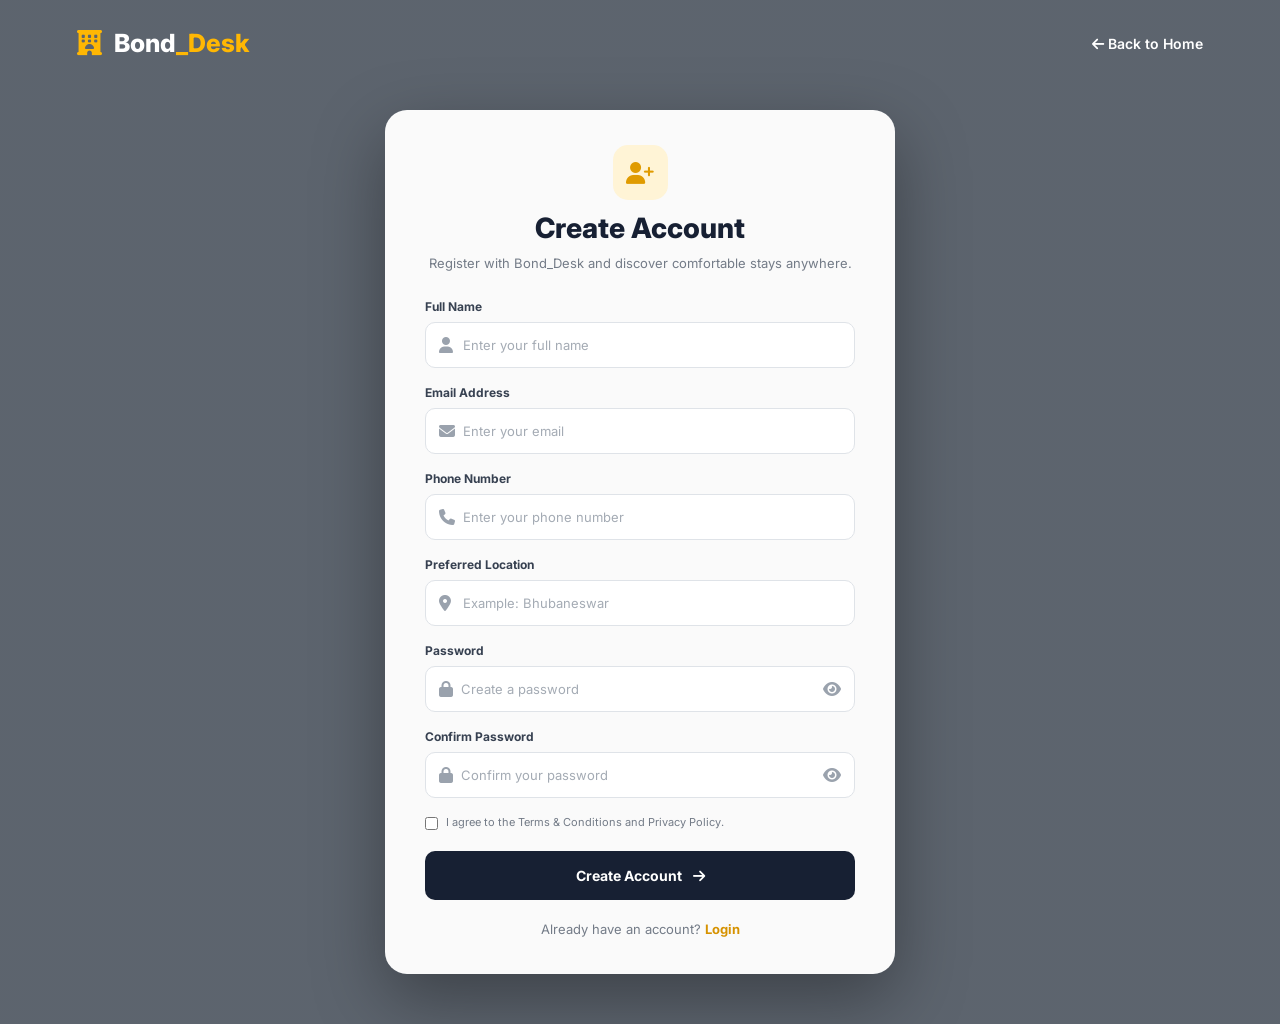
<file: Bond_desk/customer.html>
<!DOCTYPE html>
<html lang="en">

<head>
    <meta charset="UTF-8">
    <meta name="viewport" content="width=device-width, initial-scale=1.0">

    <title>Bond_Desk | Customer Registration</title>

    <!-- Bootstrap -->
    <link
        href="https://cdn.jsdelivr.net/npm/bootstrap@5.3.3/dist/css/bootstrap.min.css"
        rel="stylesheet">

    <!-- Font Awesome -->
    <link
        rel="stylesheet"
        href="https://cdnjs.cloudflare.com/ajax/libs/font-awesome/6.5.2/css/all.min.css">

    <!-- Main CSS -->
    <link rel="stylesheet" href="style.css">
</head>

<body class="register-page">

    <!-- Background -->
    <div class="register-overlay"></div>

    <!-- Navbar -->
    <nav class="register-navbar">
        <a href="index.html" class="register-logo">
            <i class="fa-solid fa-hotel"></i>
            Bond<span>_Desk</span>
        </a>

        <a href="index.html" class="back-home">
            <i class="fa-solid fa-arrow-left"></i>
            Back to Home
        </a>
    </nav>


    <!-- Registration -->
    <div class="register-container">

        <div class="register-card">

            <div class="register-heading">
                <div class="register-icon">
                    <i class="fa-solid fa-user-plus"></i>
                </div>

                <h1>Create Account</h1>

                <p>
                    Register with Bond_Desk and discover comfortable stays
                    anywhere.
                </p>
            </div>


            <form id="registerForm">

                <!-- Name -->
                <div class="input-group-custom">
                    <label>Full Name</label>

                    <div class="input-box">
                        <i class="fa-solid fa-user"></i>

                        <input
                            type="text"
                            id="name"
                            placeholder="Enter your full name"
                            required>
                    </div>
                </div>


                <!-- Email -->
                <div class="input-group-custom">
                    <label>Email Address</label>

                    <div class="input-box">
                        <i class="fa-solid fa-envelope"></i>

                        <input
                            type="email"
                            id="email"
                            placeholder="Enter your email"
                            required>
                    </div>
                </div>


                <!-- Phone -->
                <div class="input-group-custom">
                    <label>Phone Number</label>

                    <div class="input-box">
                        <i class="fa-solid fa-phone"></i>

                        <input
                            type="tel"
                            id="phone"
                            placeholder="Enter your phone number"
                            maxlength="10"
                            required>
                    </div>
                </div>


                <!-- Location -->
                <div class="input-group-custom">
                    <label>Preferred Location</label>

                    <div class="input-box">
                        <i class="fa-solid fa-location-dot"></i>

                        <input
                            type="text"
                            id="userLocation"
                            placeholder="Example: Bhubaneswar"
                            required>
                    </div>
                </div>


                <!-- Password -->
                <div class="input-group-custom">
                    <label>Password</label>

                    <div class="input-box">
                        <i class="fa-solid fa-lock"></i>

                        <input
                            type="password"
                            id="password"
                            placeholder="Create a password"
                            required>

                        <i
                            class="fa-solid fa-eye password-eye"
                            onclick="togglePassword('password', this)">
                        </i>
                    </div>
                </div>


                <!-- Confirm Password -->
                <div class="input-group-custom">
                    <label>Confirm Password</label>

                    <div class="input-box">
                        <i class="fa-solid fa-lock"></i>

                        <input
                            type="password"
                            id="confirmPassword"
                            placeholder="Confirm your password"
                            required>

                        <i
                            class="fa-solid fa-eye password-eye"
                            onclick="togglePassword('confirmPassword', this)">
                        </i>
                    </div>
                </div>


                <!-- Terms -->
                <div class="terms">
                    <input type="checkbox" id="terms" required>

                    <label for="terms">
                        I agree to the Terms & Conditions and Privacy Policy.
                    </label>
                </div>


                <!-- Register -->
                <button type="submit" class="register-btn">
                    Create Account
                    <i class="fa-solid fa-arrow-right"></i>
                </button>

            </form>


            <div class="login-text">
                Already have an account?
                <a href="login.html">Login</a>
            </div>

        </div>

    </div>


    <script>

        // Show / Hide Password
        function togglePassword(inputId, icon) {

            const input = document.getElementById(inputId);

            if (input.type === "password") {

                input.type = "text";

                icon.classList.remove("fa-eye");
                icon.classList.add("fa-eye-slash");

            } else {

                input.type = "password";

                icon.classList.remove("fa-eye-slash");
                icon.classList.add("fa-eye");
            }
        }


        // Registration
        document
            .getElementById("registerForm")
            .addEventListener("submit", function(event) {

                event.preventDefault();

                const name =
                    document.getElementById("name").value.trim();

                const email =
                    document.getElementById("email").value.trim();

                const phone =
                    document.getElementById("phone").value.trim();

                const password =
                    document.getElementById("password").value;

                const confirmPassword =
                    document.getElementById("confirmPassword").value;


                // Phone validation
                if (!/^[0-9]{10}$/.test(phone)) {

                    alert("Please enter a valid 10-digit phone number.");

                    return;
                }


                // Password validation
                if (password.length < 6) {

                    alert("Password must contain at least 6 characters.");

                    return;
                }


                // Confirm password
                if (password !== confirmPassword) {

                    alert("Passwords do not match.");

                    return;
                }


               alert(
                    "Registration successful, " +
                     name +
                    "!"
                    );

window.location.href = "login.html";


                // Later this will connect to Django
                // window.location.href = "login.html";

            });

    </script>

</body>

</html>
</file>
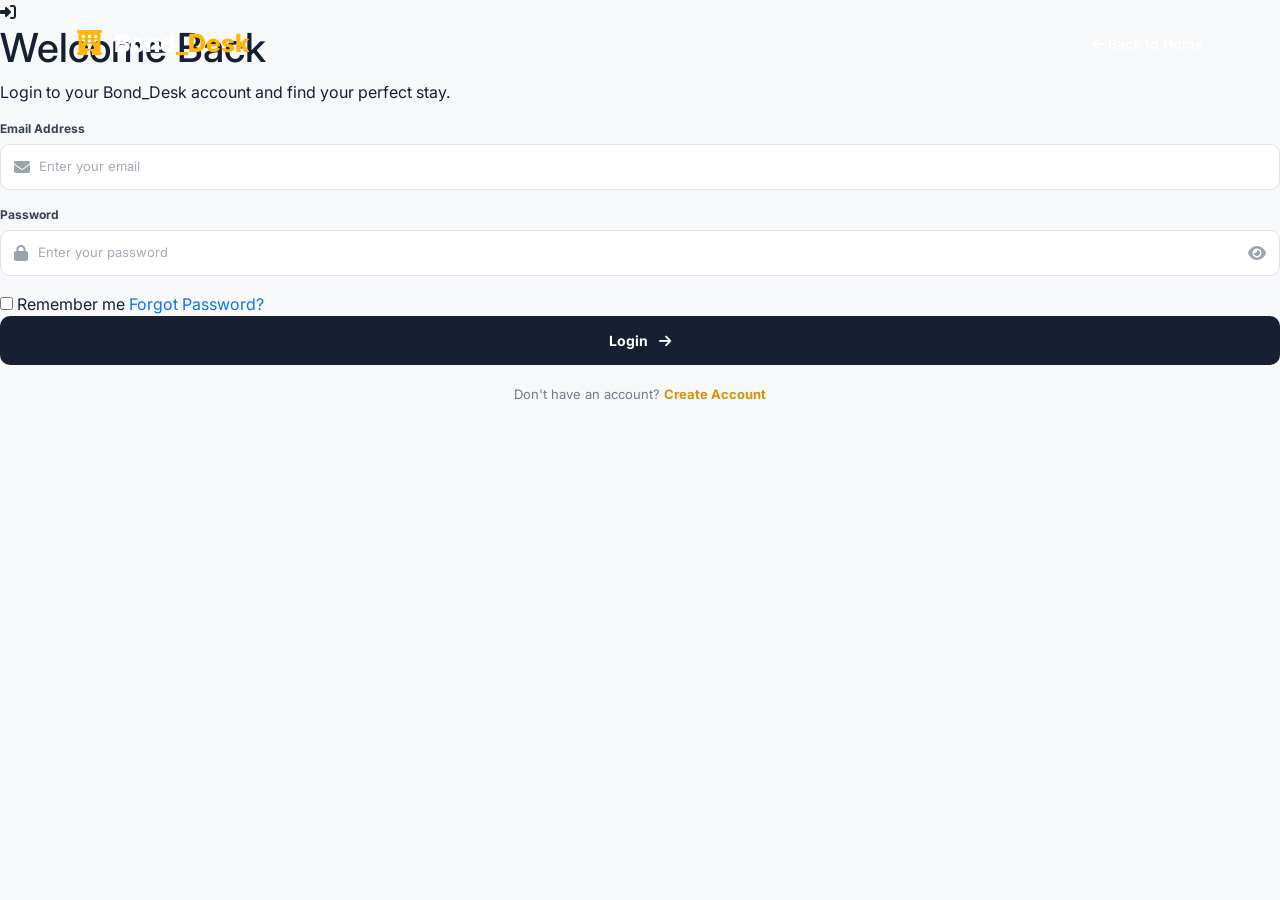
<file: Bond_desk/dashboard.html>
<!DOCTYPE html>
<html lang="en">

<head>

    <meta charset="UTF-8">

    <meta name="viewport"
          content="width=device-width, initial-scale=1.0">

    <title>Bond_Desk | Dashboard</title>

    <link rel="stylesheet" href="style.css">

    <link
        href="https://cdn.jsdelivr.net/npm/bootstrap@5.3.3/dist/css/bootstrap.min.css"
        rel="stylesheet">

    <link
        rel="stylesheet"
        href="https://cdnjs.cloudflare.com/ajax/libs/font-awesome/6.5.2/css/all.min.css">

</head>

<body>

<!-- ================= NAVBAR ================= -->

<nav class="dashboard-navbar">

    <div class="dashboard-logo">

        <i class="fas fa-hotel"></i>

        Bond_<span>Desk</span>

    </div>

    <div class="dashboard-nav-links">

        <a href="index.html">
            <i class="fas fa-home"></i>
            Home
        </a>

        <a href="#hotels">
            <i class="fas fa-hotel"></i>
            Hotels
        </a>

        <a href="#bookings">
            <i class="fas fa-calendar-check"></i>
            My Bookings
        </a>

        <a href="#profile">
            <i class="fas fa-user"></i>
            Profile
        </a>

        <a href="login.html"
           class="logout-btn"
           onclick="logoutCustomer()">

            <i class="fas fa-sign-out-alt"></i>

            Logout

        </a>

    </div>

</nav>


<!-- ================= HERO ================= -->

<section class="dashboard-hero">

    <div class="dashboard-hero-overlay">

        <div class="dashboard-hero-content">

            <p class="hero-small-title">
                FIND YOUR PERFECT STAY
            </p>

            <h1>
                Where do you want<br>
                to stay?
            </h1>

            <p>
                Search hotels, resorts and comfortable stays
                anywhere you want.
            </p>

        </div>


        <!-- SEARCH BOX -->

        <div class="dashboard-search-box">

            <div class="search-field">

                <label>
                    <i class="fas fa-location-dot"></i>
                    Location
                </label>

                <input
                    type="text"
                    id="dashboardLocation"
                    placeholder="Enter city or area">

            </div>


            <div class="search-field">

                <label>
                    <i class="fas fa-calendar"></i>
                    Check-in
                </label>

                <input
                    type="date"
                    id="dashboardCheckIn">

            </div>


            <div class="search-field">

                <label>
                    <i class="fas fa-calendar"></i>
                    Check-out
                </label>

                <input
                    type="date"
                    id="dashboardCheckOut">

            </div>


            <div class="search-field">

                <label>
                    <i class="fas fa-users"></i>
                    Guests
                </label>

                <select id="dashboardGuests">

                    <option value="1">
                        1 Guest
                    </option>

                    <option value="2" selected>
                        2 Guests
                    </option>

                    <option value="3">
                        3 Guests
                    </option>

                    <option value="4">
                        4 Guests
                    </option>

                    <option value="5">
                        5+ Guests
                    </option>

                </select>

            </div>


            <button
                class="dashboard-search-btn"
                onclick="searchDashboardHotels()">

                <i class="fas fa-search"></i>

                Search

            </button>

        </div>

    </div>

</section>


<!-- ================= HOTELS ================= -->

<section
    class="dashboard-hotels"
    id="hotels">

    <div class="container">

        <div class="dashboard-section-heading">

            <div>

                <p class="section-label">
                    AVAILABLE STAYS
                </p>

                <h2>
                    Hotels & Stays
                </h2>

                <p>
                    Find bookable Bond_Desk hotels and nearby stays.
                </p>

            </div>

        </div>


        <!-- DATABASE HOTELS -->

        <div
            id="bondDeskHeading"
            style="display:none; margin-bottom:20px;">

            <h3>

                <i class="fas fa-hotel"></i>

                Bond_Desk Hotels

            </h3>

            <p>
                These hotels can be booked directly through Bond_Desk.
            </p>

        </div>


        <div
            id="hotelResults"
            class="hotel-grid">

            <div class="initial-message">

                <i class="fas fa-hotel"></i>

                <h3>
                    Find your perfect hotel
                </h3>

                <p>
                    Enter a location above and click Search.
                </p>

            </div>

        </div>


        <!-- EXTERNAL HOTELS -->

        <div
            id="externalHeading"
            style="display:none; margin-top:45px; margin-bottom:20px;">

            <h3>

                <i class="fas fa-map-location-dot"></i>

                Nearby Hotels

            </h3>

            <p>
                These are external listings found near your search location.
            </p>

        </div>


        <div
            id="externalResults"
            class="hotel-grid">
        </div>


        <!-- NO RESULTS -->

        <div
            id="noResults"
            class="no-results"
            style="display:none;">

            <i class="fas fa-map-marker-alt"></i>

            <h3>
                No hotels found
            </h3>

            <p>
                Try searching for another city or area.
            </p>

        </div>

    </div>

</section>


<!-- ================= MY BOOKINGS ================= -->

<section
    class="dashboard-bookings"
    id="bookings">

    <div class="container">

        <div class="dashboard-section-heading">

            <p class="section-label">
                YOUR TRIPS
            </p>

            <h2>
                My Bookings
            </h2>

            <p>
                View your confirmed Bond_Desk hotel bookings.
            </p>

        </div>


        <!-- BOOKINGS -->

        <div id="bookingsList">

            <div class="empty-bookings">

                <i class="fas fa-spinner fa-spin"></i>

                <h3>
                    Loading your bookings...
                </h3>

                <p>
                    Please wait while we load your bookings.
                </p>

            </div>

        </div>

    </div>

</section>


<!-- ================= PROFILE ================= -->

<section
    class="dashboard-profile"
    id="profile">

    <div class="container">

        <div class="profile-card">

            <div class="profile-icon">

                <i class="fas fa-user"></i>

            </div>

            <div>

                <p class="section-label">
                    ACCOUNT
                </p>

                <h2>
                    My Profile
                </h2>

                <p>
                    Manage your Bond_Desk account and preferences.
                </p>

                <p id="loggedInEmail"
                   style="font-weight:600;">
                </p>

            </div>

        </div>

    </div>

</section>


<!-- ================= FOOTER ================= -->

<footer class="dashboard-footer">

    <div class="container">

        <div class="footer-content">

            <div>

                <h3>

                    <i class="fas fa-hotel"></i>

                    Bond_Desk

                </h3>

                <p>
                    Your trusted platform for comfortable stays
                    anywhere.
                </p>

            </div>


            <div>

                <h4>
                    Quick Links
                </h4>

                <a href="index.html">
                    Home
                </a>

                <a href="#hotels">
                    Hotels
                </a>

                <a href="#bookings">
                    My Bookings
                </a>

            </div>


            <div>

                <h4>
                    Support
                </h4>

                <a href="#">
                    Help Center
                </a>

                <a href="#">
                    Contact Us
                </a>

            </div>

        </div>


        <div class="footer-bottom">

            <p>
                © 2026 Bond_Desk. All Rights Reserved.
            </p>

        </div>

    </div>

</footer>


<!-- ================= JAVASCRIPT ================= -->

<script>

/* ============================================================
   CUSTOMER LOGIN CHECK
============================================================ */

const loggedIn =
    localStorage.getItem("bondDeskLoggedIn");

const customerEmail =
    localStorage.getItem("bondDeskCustomerEmail");


if (
    loggedIn !== "true" ||
    !customerEmail
) {

    alert("Please login to access your dashboard.");

    window.location.href = "login.html";

}


/* ============================================================
   DISPLAY LOGGED-IN EMAIL
============================================================ */

const loggedInEmailElement =
    document.getElementById("loggedInEmail");


if (loggedInEmailElement) {

    loggedInEmailElement.innerHTML = `
        <i class="fas fa-envelope"></i>
        ${customerEmail}
    `;

}


/* ============================================================
   SEARCH HOTELS
============================================================ */

async function searchDashboardHotels() {

    const locationInput =
        document.getElementById("dashboardLocation");

    const checkIn =
        document.getElementById("dashboardCheckIn").value;

    const checkOut =
        document.getElementById("dashboardCheckOut").value;

    const guests =
        document.getElementById("dashboardGuests").value;

    const location =
        locationInput.value.trim();


    /* ================= VALIDATION ================= */

    if (location === "") {

        alert("Please enter a location.");

        locationInput.focus();

        return;

    }


    if (checkIn && checkOut) {

        if (checkOut <= checkIn) {

            alert("Check-out must be after check-in.");

            return;

        }

    }


    const hotelContainer =
        document.getElementById("hotelResults");

    const externalContainer =
        document.getElementById("externalResults");

    const noResults =
        document.getElementById("noResults");

    const bondDeskHeading =
        document.getElementById("bondDeskHeading");

    const externalHeading =
        document.getElementById("externalHeading");


    /* ================= LOADING ================= */

    hotelContainer.innerHTML = `

        <div class="loading-message">

            <i class="fas fa-spinner fa-spin"></i>

            <p>
                Searching hotels...
            </p>

        </div>

    `;

    externalContainer.innerHTML = "";

    noResults.style.display = "none";

    bondDeskHeading.style.display = "none";

    externalHeading.style.display = "none";


    try {

        /* ================= API URL ================= */

        let apiUrl =
            "http://127.0.0.1:8000/api/search-anywhere/?location="
            + encodeURIComponent(location);


        if (checkIn) {

            apiUrl +=
                "&check_in="
                + encodeURIComponent(checkIn);

        }


        if (checkOut) {

            apiUrl +=
                "&check_out="
                + encodeURIComponent(checkOut);

        }


        const response =
            await fetch(apiUrl);


        if (!response.ok) {

            throw new Error(
                "Unable to connect to Django API."
            );

        }


        const hotels =
            await response.json();


        /* ================= CLEAR RESULTS ================= */

        hotelContainer.innerHTML = "";

        externalContainer.innerHTML = "";


        if (
            !Array.isArray(hotels) ||
            hotels.length === 0
        ) {

            noResults.style.display = "block";

            return;

        }


        /* ================= SEPARATE RESULTS ================= */

        const bondDeskHotels =
            hotels.filter(
                hotel =>
                    hotel.source === "bond_desk"
            );


        const externalHotels =
            hotels.filter(
                hotel =>
                    hotel.source !== "bond_desk"
            );


        /* =====================================================
           BOND_DESK HOTELS
        ===================================================== */

        if (bondDeskHotels.length > 0) {

            bondDeskHeading.style.display = "block";


            bondDeskHotels.forEach(function(hotel) {

                const card =
                    document.createElement("div");

                card.className =
                    "hotel-result";


                let availabilityHTML = "";

                let buttonHTML = "";


                /* ================= AVAILABLE ================= */

                if (
                    hotel.bookable === true &&
                    hotel.available_rooms > 0
                ) {

                    availabilityHTML = `

                        <div
                            class="hotel-availability"
                            style="color:#198754;">

                            <i class="fas fa-circle-check"></i>

                            ${hotel.available_rooms}
                            room(s) available

                        </div>

                    `;


                    const bookingUrl =
                        "booking.html?id="
                        + encodeURIComponent(hotel.id)
                        + "&check_in="
                        + encodeURIComponent(checkIn)
                        + "&check_out="
                        + encodeURIComponent(checkOut);


                    buttonHTML = `

                        <button
                            class="book-btn"
                            onclick='openBooking("${bookingUrl}")'>

                            View & Book

                        </button>

                    `;

                }


                /* ================= NOT AVAILABLE ================= */

                else {

                    availabilityHTML = `

                        <div
                            class="hotel-availability"
                            style="color:#dc3545;">

                            <i class="fas fa-circle-xmark"></i>

                            No rooms available
                            for selected dates

                        </div>

                    `;


                    buttonHTML = `

                        <button
                            class="book-btn"
                            disabled
                            style="opacity:0.5; cursor:not-allowed;">

                            Not Available

                        </button>

                    `;

                }


                card.innerHTML = `

                    <div class="hotel-image-container">

                        <img
                            src="${hotel.image_url}"
                            alt="${hotel.name}"
                            onerror="this.src='https://images.unsplash.com/photo-1566073771259-6a8506099945?auto=format&fit=crop&w=1000&q=80'">

                        <div class="hotel-rating">

                            <i class="fas fa-star"></i>

                            ${hotel.rating || "N/A"}

                        </div>

                    </div>


                    <div class="hotel-result-content">


                        <div
                            style="
                                display:inline-block;
                                background:#e8f5e9;
                                color:#198754;
                                padding:5px 10px;
                                border-radius:20px;
                                font-size:12px;
                                font-weight:600;
                                margin-bottom:10px;
                            ">

                            <i class="fas fa-check-circle"></i>

                            BOOKABLE ON BOND_DESK

                        </div>


                        <h3>
                            ${hotel.name}
                        </h3>


                        <p class="hotel-location">

                            <i class="fas fa-location-dot"></i>

                            ${hotel.location}

                        </p>


                        <p class="hotel-description">

                            ${
                                hotel.description ||
                                "Comfortable stay with modern facilities."
                            }

                        </p>


                        <div class="hotel-amenities">

                            <span>

                                <i class="fas fa-star"></i>

                                ${
                                    hotel.rating ||
                                    "Not rated"
                                }

                            </span>


                            <span>

                                <i class="fas fa-door-open"></i>

                                ${
                                    hotel.total_rooms ||
                                    0
                                }

                                total rooms

                            </span>

                        </div>


                        ${availabilityHTML}


                        <div class="hotel-bottom">

                            <div class="hotel-price">

                                <strong>
                                    ₹${hotel.price}
                                </strong>

                                <span>
                                    / night
                                </span>

                            </div>


                            ${buttonHTML}

                        </div>

                    </div>

                `;


                hotelContainer.appendChild(card);

            });

        }


        /* =====================================================
           EXTERNAL HOTELS
        ===================================================== */

        if (externalHotels.length > 0) {

            externalHeading.style.display = "block";


            externalHotels.forEach(function(hotel) {

                const card =
                    document.createElement("div");

                card.className =
                    "hotel-result";


                const mapUrl =
                    hotel.map_url || "#";


                card.innerHTML = `

                    <div class="hotel-image-container">

                        <img
                            src="${hotel.image_url}"
                            alt="${hotel.name}"
                            onerror="this.src='https://images.unsplash.com/photo-1566073771259-6a8506099945?auto=format&fit=crop&w=1000&q=80'">

                    </div>


                    <div class="hotel-result-content">


                        <div
                            style="
                                display:inline-block;
                                background:#eef4ff;
                                color:#315b9a;
                                padding:5px 10px;
                                border-radius:20px;
                                font-size:12px;
                                font-weight:600;
                                margin-bottom:10px;
                            ">

                            <i class="fas fa-map-location-dot"></i>

                            EXTERNAL LISTING

                        </div>


                        <h3>
                            ${hotel.name}
                        </h3>


                        <p class="hotel-location">

                            <i class="fas fa-location-dot"></i>

                            ${hotel.location}

                        </p>


                        <p class="hotel-description">

                            ${
                                hotel.description ||
                                "Hotel listing found near your location."
                            }

                        </p>


                        <div
                            class="hotel-availability"
                            style="color:#0d856d;">

                            <i class="fas fa-map-marker-alt"></i>

                            External hotel listing

                        </div>


                        <div class="hotel-bottom">

                            <div class="hotel-price">

                                <strong>
                                    Price unavailable
                                </strong>

                            </div>


                            <button
                                class="book-btn"
                                onclick='window.open("${mapUrl}", "_blank")'>

                                <i class="fas fa-location-dot"></i>

                                View Location

                            </button>

                        </div>

                    </div>

                `;


                externalContainer.appendChild(card);

            });

        }


        /* ================= SCROLL ================= */

        document
            .getElementById("hotels")
            .scrollIntoView({
                behavior: "smooth"
            });

    }


    catch (error) {

        console.error(error);


        hotelContainer.innerHTML = `

            <div class="error-message">

                <i class="fas fa-triangle-exclamation"></i>

                <h3>
                    Connection Error
                </h3>

                <p>
                    Make sure Django is running on
                    port 8000.
                </p>

            </div>

        `;

    }

}


/* ============================================================
   OPEN BOOKING PAGE
============================================================ */

function openBooking(url) {

    window.location.href = url;

}


/* ============================================================
   LOAD MY BOOKINGS
============================================================ */

async function loadBookings() {

    const bookingsList =
        document.getElementById("bookingsList");


    /* ========================================================
       GET CURRENT CUSTOMER EMAIL
    ======================================================== */

    const currentEmail =
        localStorage.getItem("bondDeskCustomerEmail");


    if (!currentEmail) {

        bookingsList.innerHTML = `

            <div class="empty-bookings">

                <i class="fas fa-user-lock"></i>

                <h3>
                    Please login first
                </h3>

                <p>
                    Login to view your bookings.
                </p>

                <a
                    href="login.html"
                    class="explore-btn">

                    Login

                </a>

            </div>

        `;

        return;

    }


    try {

        /* ====================================================
           SEND CUSTOMER EMAIL TO DJANGO
        ==================================================== */

        const apiUrl =
            "http://127.0.0.1:8000/api/bookings/?email="
            + encodeURIComponent(currentEmail);


        const response =
            await fetch(apiUrl);


        if (!response.ok) {

            const errorData =
                await response.json()
                .catch(() => ({}));


            throw new Error(
                errorData.error ||
                "Failed to load bookings."
            );

        }


        const bookings =
            await response.json();


        /* ================= NO BOOKINGS ================= */

        if (
            !Array.isArray(bookings) ||
            bookings.length === 0
        ) {

            bookingsList.innerHTML = `

                <div class="empty-bookings">

                    <i class="fas fa-calendar-xmark"></i>

                    <h3>
                        No bookings yet
                    </h3>

                    <p>
                        Your confirmed hotel bookings
                        will appear here.
                    </p>

                    <a
                        href="#hotels"
                        class="explore-btn">

                        Explore Hotels

                    </a>

                </div>

            `;

            return;

        }


        /* ================= DISPLAY BOOKINGS ================= */

        bookingsList.innerHTML =
            bookings.map(function(booking) {

                return `

                    <div class="booking-card">


                        <!-- BOOKING HEADER -->

                        <div class="booking-card-header">

                            <div>

                                <h3>
                                    ${booking.hotel_name}
                                </h3>

                                <p>

                                    <i class="fas fa-location-dot"></i>

                                    ${booking.hotel_location}

                                </p>

                            </div>


                            <span class="booking-status">

                                <i class="fas fa-circle-check"></i>

                                Confirmed

                            </span>

                        </div>


                        <!-- BOOKING DETAILS -->

                        <div class="booking-details">


                            <div class="booking-detail-item">

                                <i class="fas fa-calendar-check"></i>

                                <div>

                                    <strong>
                                        Check-in
                                    </strong>

                                    <span>
                                        ${booking.check_in}
                                    </span>

                                </div>

                            </div>


                            <div class="booking-detail-item">

                                <i class="fas fa-calendar-xmark"></i>

                                <div>

                                    <strong>
                                        Check-out
                                    </strong>

                                    <span>
                                        ${booking.check_out}
                                    </span>

                                </div>

                            </div>


                            <div class="booking-detail-item">

                                <i class="fas fa-users"></i>

                                <div>

                                    <strong>
                                        Guests
                                    </strong>

                                    <span>
                                        ${booking.guests}
                                    </span>

                                </div>

                            </div>


                            <div class="booking-detail-item">

                                <i class="fas fa-door-open"></i>

                                <div>

                                    <strong>
                                        Rooms
                                    </strong>

                                    <span>
                                        ${booking.rooms}
                                    </span>

                                </div>

                            </div>


                            <div class="booking-detail-item">

                                <i class="fas fa-indian-rupee-sign"></i>

                                <div>

                                    <strong>
                                        Total Amount
                                    </strong>

                                    <span>
                                        ₹${booking.total_amount}
                                    </span>

                                </div>

                            </div>

                        </div>


                        <!-- BOOKING FOOTER -->

                        <div class="booking-footer">

                            <span>

                                <i class="fas fa-receipt"></i>

                                Booking ID:

                                <strong>
                                    #${booking.id}
                                </strong>

                            </span>


                            <span>

                                <i class="fas fa-clock"></i>

                                Booked on:

                                ${booking.created_at}

                            </span>

                        </div>

                    </div>

                `;

            }).join("");

    }


    catch (error) {

        console.error(
            "Booking loading error:",
            error
        );


        bookingsList.innerHTML = `

            <div class="empty-bookings">

                <i class="fas fa-triangle-exclamation"></i>

                <h3>
                    Unable to load bookings
                </h3>

                <p>
                    ${error.message}
                </p>

                <button
                    class="explore-btn"
                    onclick="loadBookings()">

                    <i class="fas fa-refresh"></i>

                    Try Again

                </button>

            </div>

        `;

    }

}


/* ============================================================
   LOGOUT
============================================================ */

function logoutCustomer() {

    localStorage.removeItem(
        "bondDeskLoggedIn"
    );

    localStorage.removeItem(
        "bondDeskCustomerEmail"
    );

    localStorage.removeItem(
        "bondDeskRememberMe"
    );

}


/* ============================================================
   DATE VALIDATION + INITIAL LOAD
============================================================ */

document.addEventListener(
    "DOMContentLoaded",
    function() {

        const checkIn =
            document.getElementById(
                "dashboardCheckIn"
            );


        const checkOut =
            document.getElementById(
                "dashboardCheckOut"
            );


        /* ================= TODAY ================= */

        const today =
            new Date()
                .toISOString()
                .split("T")[0];


        if (checkIn) {

            checkIn.min = today;

        }


        if (checkOut) {

            checkOut.min = today;

        }


        /* ================= CHECK-IN CHANGE ================= */

        if (
            checkIn &&
            checkOut
        ) {

            checkIn.addEventListener(
                "change",
                function() {

                    if (checkIn.value) {

                        checkOut.min =
                            checkIn.value;

                    }


                    if (
                        checkOut.value &&
                        checkOut.value <=
                        checkIn.value
                    ) {

                        checkOut.value = "";

                    }

                }
            );

        }


        /* ================= ENTER KEY ================= */

        const locationInput =
            document.getElementById(
                "dashboardLocation"
            );


        if (locationInput) {

            locationInput.addEventListener(
                "keypress",
                function(event) {

                    if (
                        event.key === "Enter"
                    ) {

                        searchDashboardHotels();

                    }

                }
            );

        }


        /* ================= LOAD BOOKINGS ================= */

        loadBookings();

    }
);

</script>

</body>

</html>
</file>
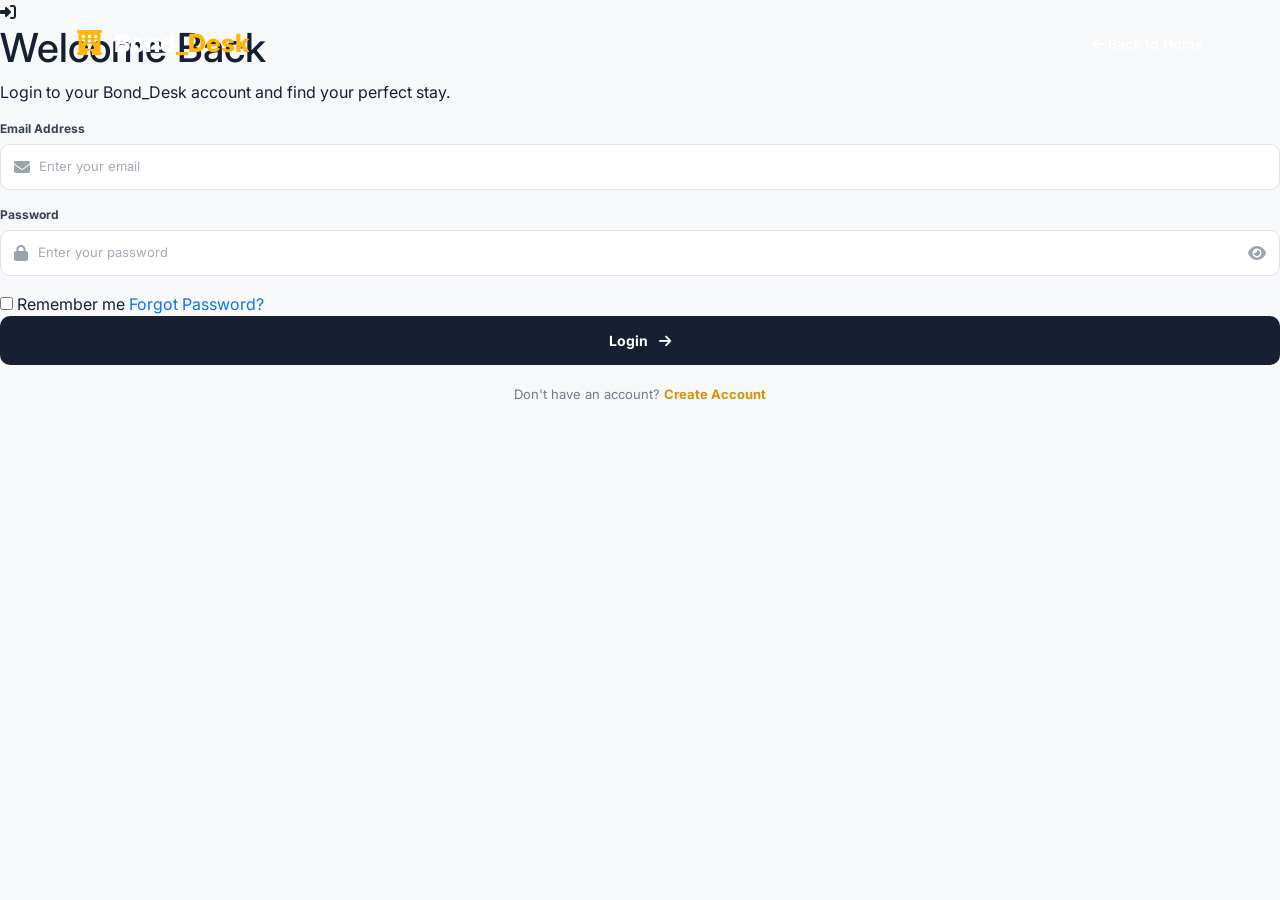
<file: Bond_desk/login.html>
<!DOCTYPE html>
<html lang="en">

<head>
    <meta charset="UTF-8">
    <meta name="viewport" content="width=device-width, initial-scale=1.0">

    <title>Bond_Desk | Login</title>

    <link
        href="https://cdn.jsdelivr.net/npm/bootstrap@5.3.3/dist/css/bootstrap.min.css"
        rel="stylesheet">

    <link
        rel="stylesheet"
        href="https://cdnjs.cloudflare.com/ajax/libs/font-awesome/6.5.2/css/all.min.css">

    <link rel="stylesheet" href="style.css">
</head>

<body class="login-page">

    <!-- ================= NAVBAR ================= -->

    <nav class="register-navbar">

        <a href="index.html" class="register-logo">

            <i class="fa-solid fa-hotel"></i>

            Bond<span>_Desk</span>

        </a>


        <a href="index.html" class="back-home">

            <i class="fa-solid fa-arrow-left"></i>

            Back to Home

        </a>

    </nav>


    <!-- ================= LOGIN CONTAINER ================= -->

    <div class="login-container">

        <div class="login-card">


            <!-- ================= HEADING ================= -->

            <div class="login-heading">

                <div class="login-icon">

                    <i class="fa-solid fa-right-to-bracket"></i>

                </div>


                <h1>
                    Welcome Back
                </h1>


                <p>
                    Login to your Bond_Desk account
                    and find your perfect stay.
                </p>

            </div>


            <!-- ================= LOGIN FORM ================= -->

            <form id="loginForm">


                <!-- EMAIL -->

                <div class="input-group-custom">

                    <label>
                        Email Address
                    </label>


                    <div class="input-box">

                        <i class="fa-solid fa-envelope"></i>


                        <input
                            type="email"
                            id="loginEmail"
                            placeholder="Enter your email"
                            required>

                    </div>

                </div>


                <!-- PASSWORD -->

                <div class="input-group-custom">

                    <label>
                        Password
                    </label>


                    <div class="input-box">

                        <i class="fa-solid fa-lock"></i>


                        <input
                            type="password"
                            id="loginPassword"
                            placeholder="Enter your password"
                            required>


                        <i
                            class="fa-solid fa-eye password-eye"
                            onclick="toggleLoginPassword()">
                        </i>

                    </div>

                </div>


                <!-- REMEMBER / FORGOT -->

                <div class="login-options">

                    <label>

                        <input
                            type="checkbox"
                            id="rememberMe">

                        Remember me

                    </label>


                    <a
                        href="#"
                        onclick="forgotPassword(); return false;">

                        Forgot Password?

                    </a>

                </div>


                <!-- LOGIN BUTTON -->

                <button
                    type="submit"
                    class="register-btn">

                    Login

                    <i class="fa-solid fa-arrow-right"></i>

                </button>

            </form>


            <!-- REGISTER -->

            <div class="login-text">

                Don't have an account?

                <a href="customer.html">
                    Create Account
                </a>

            </div>

        </div>

    </div>


    <!-- ================= JAVASCRIPT ================= -->

    <script>


        /* =====================================================
           SHOW / HIDE PASSWORD
        ===================================================== */

        function toggleLoginPassword() {

            const password =
                document.getElementById("loginPassword");

            const icon =
                document.querySelector(".password-eye");


            if (password.type === "password") {

                password.type = "text";

                icon.classList.remove("fa-eye");

                icon.classList.add("fa-eye-slash");

            } else {

                password.type = "password";

                icon.classList.remove("fa-eye-slash");

                icon.classList.add("fa-eye");

            }

        }


        /* =====================================================
           FORGOT PASSWORD
        ===================================================== */

        function forgotPassword() {

            alert(
                "Password recovery will be available after connecting the database."
            );

        }


        /* =====================================================
           LOGIN
        ===================================================== */

        document
            .getElementById("loginForm")
            .addEventListener(
                "submit",
                function(event) {

                    event.preventDefault();


                    const email =
                        document
                            .getElementById("loginEmail")
                            .value
                            .trim();


                    const password =
                        document
                            .getElementById("loginPassword")
                            .value;


                    const rememberMe =
                        document
                            .getElementById("rememberMe")
                            .checked;


                    /* ================= VALIDATION ================= */

                    if (
                        email === "" ||
                        password === ""
                    ) {

                        alert(
                            "Please enter your email and password."
                        );

                        return;

                    }


                    /* =================================================
                       SAVE LOGGED-IN CUSTOMER
                    ================================================= */

                    localStorage.setItem(
                        "bondDeskCustomerEmail",
                        email
                    );


                    localStorage.setItem(
                        "bondDeskLoggedIn",
                        "true"
                    );


                    /* =================================================
                       REMEMBER ME
                    ================================================= */

                    if (rememberMe) {

                        localStorage.setItem(
                            "bondDeskRememberMe",
                            "true"
                        );

                    } else {

                        localStorage.removeItem(
                            "bondDeskRememberMe"
                        );

                    }


                    /* ================= SUCCESS ================= */

                    alert(
                        "Login successful!"
                    );


                    window.location.href =
                        "dashboard.html";

                }
            );


    </script>

</body>

</html>
</file>
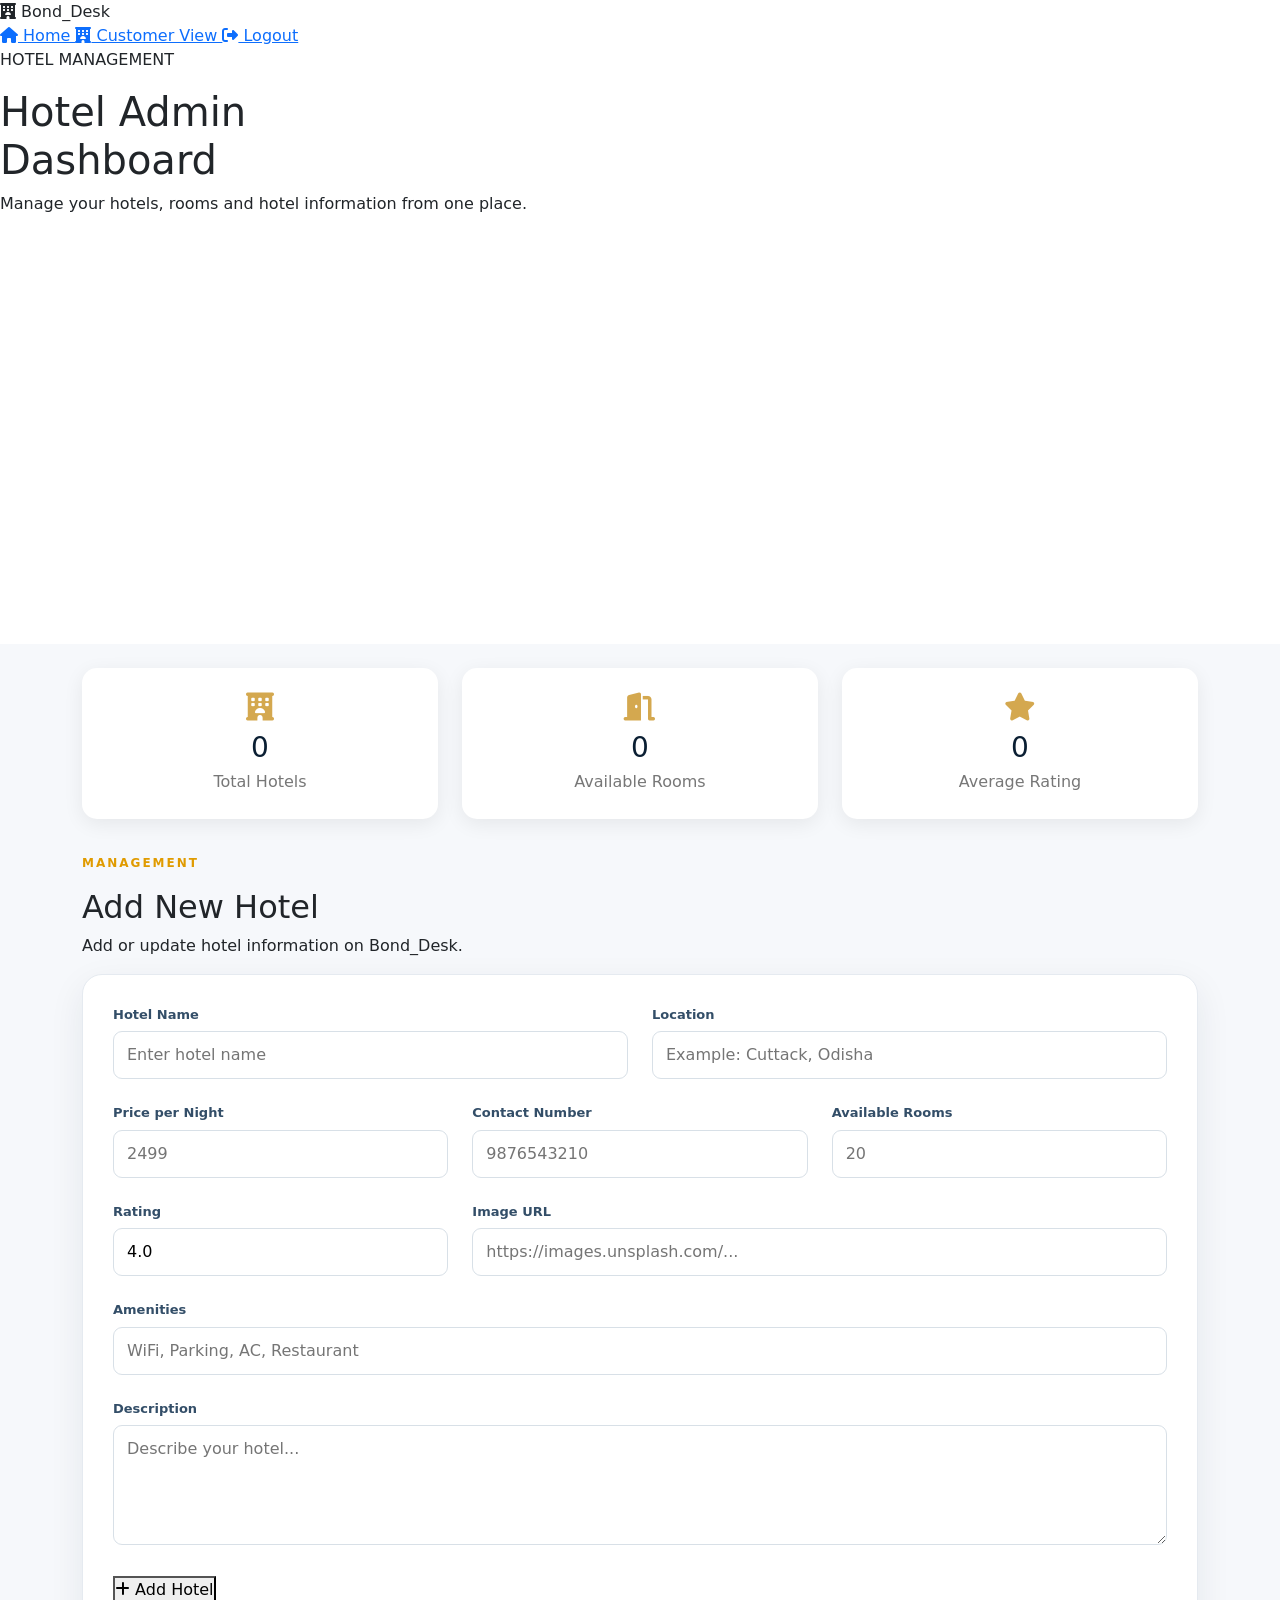
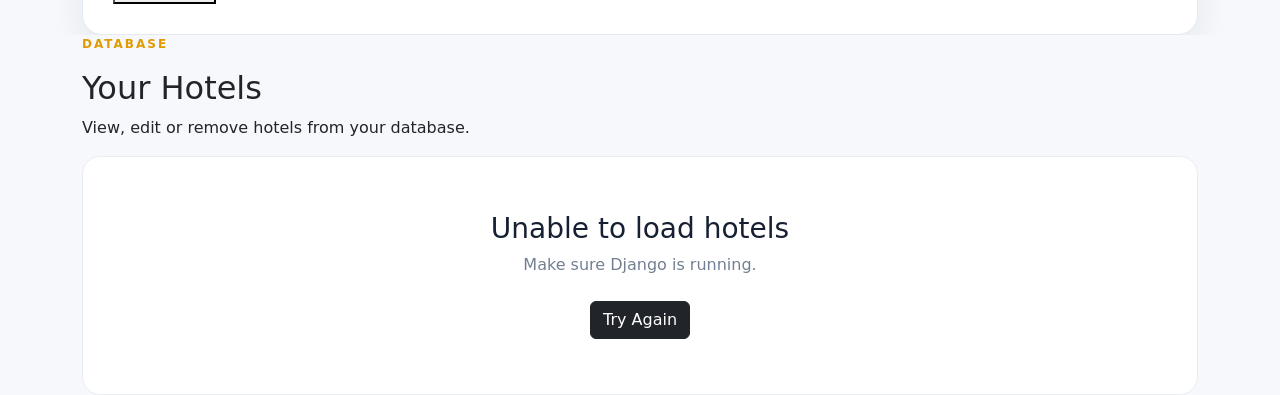
<file: Bond_desk/admin/admin_dashboard.html>
<!DOCTYPE html>
<html lang="en">
<head>
    <meta charset="UTF-8">
    <meta name="viewport" content="width=device-width, initial-scale=1.0">

    <title>Bond_Desk | Hotel Admin</title>

    <link rel="stylesheet" href="../style.css">

    <link
        href="https://cdn.jsdelivr.net/npm/bootstrap@5.3.3/dist/css/bootstrap.min.css"
        rel="stylesheet">

    <link
        rel="stylesheet"
        href="https://cdnjs.cloudflare.com/ajax/libs/font-awesome/6.5.2/css/all.min.css">

    <style>
        .admin-actions {
            display: flex;
            gap: 10px;
            margin-top: 18px;
        }

        .admin-btn {
            border: none;
            padding: 9px 15px;
            border-radius: 8px;
            font-weight: 600;
            cursor: pointer;
        }

        .edit-btn {
            background: #0b1f33;
            color: white;
        }

        .edit-btn:hover {
            background: #173b5d;
        }

        .delete-btn {
            background: #dc3545;
            color: white;
        }

        .delete-btn:hover {
            background: #b02a37;
        }

        .hotel-id {
            font-size: 12px;
            color: #777;
            margin-bottom: 8px;
        }

        .admin-stats {
            margin-bottom: 35px;
        }

        .admin-stat-card {
            background: white;
            border-radius: 15px;
            padding: 25px;
            box-shadow: 0 5px 20px rgba(0,0,0,0.07);
            text-align: center;
        }

        .admin-stat-card i {
            font-size: 28px;
            color: #d4a84f;
            margin-bottom: 10px;
        }

        .admin-stat-card h3 {
            font-size: 28px;
            margin: 0;
            color: #0b1f33;
        }

        .admin-stat-card p {
            margin: 5px 0 0;
            color: #777;
        }

        .edit-mode {
            border: 2px solid #d4a84f;
        }

        .cancel-edit-btn {
            background: #6c757d;
            color: white;
            border: none;
            padding: 12px 20px;
            border-radius: 8px;
            margin-left: 10px;
            font-weight: 600;
        }

        .form-message {
            display: none;
            margin-top: 15px;
        }
    </style>
</head>

<body>

<!-- ================= NAVBAR ================= -->

<nav class="dashboard-navbar">

    <div class="dashboard-logo">
        <i class="fas fa-hotel"></i>
        Bond_<span>Desk</span>
    </div>

    <div class="dashboard-nav-links">

        <a href="../index.html">
            <i class="fas fa-home"></i>
            Home
        </a>

        <a href="../dashboard.html">
            <i class="fas fa-hotel"></i>
            Customer View
        </a>

        <a href="../login.html" class="logout-btn">
            <i class="fas fa-sign-out-alt"></i>
            Logout
        </a>

    </div>

</nav>


<!-- ================= HEADER ================= -->

<section class="dashboard-hero">

    <div class="dashboard-hero-overlay">

        <div class="dashboard-hero-content">

            <p class="hero-small-title">
                HOTEL MANAGEMENT
            </p>

            <h1>
                Hotel Admin<br>
                Dashboard
            </h1>

            <p>
                Manage your hotels, rooms and hotel information from one place.
            </p>

        </div>

    </div>

</section>


<!-- ================= ADMIN CONTENT ================= -->

<section class="dashboard-hotels">

    <div class="container">

        <!-- ================= STATISTICS ================= -->

        <div class="admin-stats">

            <div class="row g-4">

                <div class="col-md-4">

                    <div class="admin-stat-card">

                        <i class="fas fa-hotel"></i>

                        <h3 id="totalHotels">
                            0
                        </h3>

                        <p>
                            Total Hotels
                        </p>

                    </div>

                </div>


                <div class="col-md-4">

                    <div class="admin-stat-card">

                        <i class="fas fa-door-open"></i>

                        <h3 id="totalRooms">
                            0
                        </h3>

                        <p>
                            Available Rooms
                        </p>

                    </div>

                </div>


                <div class="col-md-4">

                    <div class="admin-stat-card">

                        <i class="fas fa-star"></i>

                        <h3 id="averageRating">
                            0
                        </h3>

                        <p>
                            Average Rating
                        </p>

                    </div>

                </div>

            </div>

        </div>


        <!-- ================= ADD / EDIT HOTEL ================= -->

        <div class="dashboard-section-heading">

            <div>

                <p class="section-label">
                    MANAGEMENT
                </p>

                <h2 id="formTitle">
                    Add New Hotel
                </h2>

                <p>
                    Add or update hotel information on Bond_Desk.
                </p>

            </div>

        </div>


        <div class="admin-form-card" id="hotelFormCard">

            <form id="hotelForm">

                <input
                    type="hidden"
                    id="editingHotelId"
                    value=""
                >


                <div class="row g-4">

                    <!-- HOTEL NAME -->

                    <div class="col-md-6">

                        <label>
                            Hotel Name
                        </label>

                        <input
                            type="text"
                            id="hotelName"
                            placeholder="Enter hotel name"
                            required>

                    </div>


                    <!-- LOCATION -->

                    <div class="col-md-6">

                        <label>
                            Location
                        </label>

                        <input
                            type="text"
                            id="hotelLocation"
                            placeholder="Example: Cuttack, Odisha"
                            required>

                    </div>


                    <!-- PRICE -->

                    <div class="col-md-4">

                        <label>
                            Price per Night
                        </label>

                        <input
                            type="number"
                            id="hotelPrice"
                            placeholder="2499"
                            min="0"
                            required>

                    </div>


                    <!-- PHONE -->

                    <div class="col-md-4">

                        <label>
                            Contact Number
                        </label>

                        <input
                            type="text"
                            id="hotelPhone"
                            placeholder="9876543210"
                            maxlength="10"
                            required>

                    </div>


                    <!-- ROOMS -->

                    <div class="col-md-4">

                        <label>
                            Available Rooms
                        </label>

                        <input
                            type="number"
                            id="hotelRooms"
                            placeholder="20"
                            min="0"
                            required>

                    </div>


                    <!-- RATING -->

                    <div class="col-md-4">

                        <label>
                            Rating
                        </label>

                        <input
                            type="number"
                            id="hotelRating"
                            placeholder="4.5"
                            min="0"
                            max="5"
                            step="0.1"
                            value="4.0"
                            required>

                    </div>


                    <!-- IMAGE -->

                    <div class="col-md-8">

                        <label>
                            Image URL
                        </label>

                        <input
                            type="url"
                            id="hotelImage"
                            placeholder="https://images.unsplash.com/..."
                            required>

                    </div>


                    <!-- AMENITIES -->

                    <div class="col-12">

                        <label>
                            Amenities
                        </label>

                        <input
                            type="text"
                            id="hotelAmenities"
                            placeholder="WiFi, Parking, AC, Restaurant">

                    </div>


                    <!-- DESCRIPTION -->

                    <div class="col-12">

                        <label>
                            Description
                        </label>

                        <textarea
                            id="hotelDescription"
                            rows="4"
                            placeholder="Describe your hotel..."
                        ></textarea>

                    </div>


                    <!-- BUTTONS -->

                    <div class="col-12">

                        <button
                            type="submit"
                            id="submitButton"
                            class="dashboard-search-btn">

                            <i class="fas fa-plus"></i>

                            Add Hotel

                        </button>


                        <button
                            type="button"
                            id="cancelEditButton"
                            class="cancel-edit-btn"
                            style="display:none;">

                            <i class="fas fa-times"></i>

                            Cancel Edit

                        </button>

                    </div>

                </div>

            </form>


            <div
                id="formMessage"
                class="alert form-message">
            </div>

        </div>

    </div>

</section>


<!-- ================= MANAGED HOTELS ================= -->

<section class="dashboard-hotels">

    <div class="container">

        <div class="dashboard-section-heading">

            <div>

                <p class="section-label">
                    DATABASE
                </p>

                <h2>
                    Your Hotels
                </h2>

                <p>
                    View, edit or remove hotels from your database.
                </p>

            </div>

        </div>


        <div
            id="adminHotelResults"
            class="hotel-grid">

            <div class="loading-message">

                <i class="fas fa-spinner fa-spin"></i>

                <p>
                    Loading hotels...
                </p>

            </div>

        </div>

    </div>

</section>


<!-- ================= JAVASCRIPT ================= -->

<script>

const API_URL =
    "http://127.0.0.1:8000/api";


let allHotels = [];


// =====================================================
// LOAD HOTELS
// =====================================================

async function loadHotels() {

    const container =
        document.getElementById(
            "adminHotelResults"
        );


    try {

        const response =
            await fetch(
                API_URL + "/search/"
            );


        if (!response.ok) {

            throw new Error(
                "Unable to load hotels."
            );

        }


        const hotels =
            await response.json();


        allHotels =
            hotels;


        updateStatistics(
            hotels
        );


        container.innerHTML = "";


        if (
            hotels.length === 0
        ) {

            container.innerHTML = `

                <div class="initial-message">

                    <i class="fas fa-hotel"></i>

                    <h3>
                        No hotels added yet
                    </h3>

                    <p>
                        Add your first hotel above.
                    </p>

                </div>

            `;

            return;

        }


        hotels.forEach(
            function(hotel) {

                const card =
                    document.createElement(
                        "div"
                    );


                card.className =
                    "hotel-result";


                card.innerHTML = `

                    <div class="hotel-image-container">

                        <img
                            src="${hotel.image_url}"
                            alt="${hotel.name}"
                        >

                        <div class="hotel-rating">

                            <i class="fas fa-star"></i>

                            ${hotel.rating}

                        </div>

                    </div>


                    <div class="hotel-result-content">

                        <div class="hotel-id">

                            Hotel ID:
                            ${hotel.id}

                        </div>


                        <h3>
                            ${hotel.name}
                        </h3>


                        <p class="hotel-location">

                            <i class="fas fa-location-dot"></i>

                            ${hotel.location}

                        </p>


                        <p>
                            ${hotel.description || "No description available."}
                        </p>


                        <p>

                            <strong>
                                ₹${Number(hotel.price).toLocaleString("en-IN")}
                            </strong>

                            / night

                        </p>


                        <p>

                            <i class="fas fa-door-open"></i>

                            ${hotel.available_rooms}
                            rooms available

                        </p>


                        <p>

                            <i class="fas fa-phone"></i>

                            ${hotel.phone}

                        </p>


                        <p>

                            <i class="fas fa-list"></i>

                            ${hotel.amenities || "No amenities listed"}

                        </p>


                        <div class="admin-actions">

                            <button
                                class="admin-btn edit-btn"
                                onclick="editHotel(${hotel.id})">

                                <i class="fas fa-edit"></i>

                                Edit

                            </button>


                            <button
                                class="admin-btn delete-btn"
                                onclick="deleteHotel(${hotel.id}, '${escapeForJs(hotel.name)}')">

                                <i class="fas fa-trash"></i>

                                Delete

                            </button>

                        </div>

                    </div>

                `;


                container.appendChild(
                    card
                );

            }
        );

    }

    catch (error) {

        console.error(error);


        container.innerHTML = `

            <div class="error-message">

                <h3>
                    Unable to load hotels
                </h3>

                <p>
                    Make sure Django is running.
                </p>

                <button
                    class="btn btn-dark mt-2"
                    onclick="loadHotels()">

                    Try Again

                </button>

            </div>

        `;

    }

}


// =====================================================
// UPDATE STATISTICS
// =====================================================

function updateStatistics(
    hotels
) {

    document.getElementById(
        "totalHotels"
    ).textContent =
        hotels.length;


    let totalRooms = 0;

    let totalRating = 0;


    hotels.forEach(
        function(hotel) {

            totalRooms +=
                Number(
                    hotel.available_rooms || 0
                );


            totalRating +=
                Number(
                    hotel.rating || 0
                );

        }
    );


    document.getElementById(
        "totalRooms"
    ).textContent =
        totalRooms;


    const average =
        hotels.length > 0
            ? totalRating / hotels.length
            : 0;


    document.getElementById(
        "averageRating"
    ).textContent =
        average.toFixed(1);

}


// =====================================================
// EDIT HOTEL
// =====================================================

function editHotel(
    hotelId
) {

    const hotel =
        allHotels.find(
            function(item) {

                return Number(item.id) ===
                    Number(hotelId);

            }
        );


    if (!hotel) {

        alert(
            "Hotel information not found."
        );

        return;

    }


    document.getElementById(
        "editingHotelId"
    ).value =
        hotel.id;


    document.getElementById(
        "hotelName"
    ).value =
        hotel.name || "";


    document.getElementById(
        "hotelLocation"
    ).value =
        hotel.location || "";


    document.getElementById(
        "hotelPrice"
    ).value =
        hotel.price || "";


    document.getElementById(
        "hotelPhone"
    ).value =
        hotel.phone || "";


    document.getElementById(
        "hotelRooms"
    ).value =
        hotel.available_rooms || 0;


    document.getElementById(
        "hotelRating"
    ).value =
        hotel.rating || 4.0;


    document.getElementById(
        "hotelImage"
    ).value =
        hotel.image_url || "";


    document.getElementById(
        "hotelAmenities"
    ).value =
        hotel.amenities || "";


    document.getElementById(
        "hotelDescription"
    ).value =
        hotel.description || "";


    document.getElementById(
        "formTitle"
    ).textContent =
        "Edit Hotel";


    document.getElementById(
        "submitButton"
    ).innerHTML = `

        <i class="fas fa-save"></i>

        Update Hotel

    `;


    document.getElementById(
        "cancelEditButton"
    ).style.display =
        "inline-block";


    document.getElementById(
        "hotelFormCard"
    ).classList.add(
        "edit-mode"
    );


    window.scrollTo({
        top: 650,
        behavior: "smooth"
    });

}


// =====================================================
// CANCEL EDIT
// =====================================================

document
    .getElementById(
        "cancelEditButton"
    )
    .addEventListener(
        "click",
        function() {

            resetForm();

        }
    );


// =====================================================
// RESET FORM
// =====================================================

function resetForm() {

    document
        .getElementById(
            "hotelForm"
        )
        .reset();


    document.getElementById(
        "editingHotelId"
    ).value = "";


    document.getElementById(
        "hotelRating"
    ).value =
        "4.0";


    document.getElementById(
        "formTitle"
    ).textContent =
        "Add New Hotel";


    document.getElementById(
        "submitButton"
    ).innerHTML = `

        <i class="fas fa-plus"></i>

        Add Hotel

    `;


    document.getElementById(
        "cancelEditButton"
    ).style.display =
        "none";


    document.getElementById(
        "hotelFormCard"
    ).classList.remove(
        "edit-mode"
    );

}


// =====================================================
// ADD / UPDATE HOTEL
// =====================================================

document
    .getElementById(
        "hotelForm"
    )
    .addEventListener(
        "submit",
        async function(event) {

            event.preventDefault();


            const editingId =
                document.getElementById(
                    "editingHotelId"
                ).value;


            const hotelData = {

                name:
                    document
                    .getElementById(
                        "hotelName"
                    )
                    .value
                    .trim(),

                location:
                    document
                    .getElementById(
                        "hotelLocation"
                    )
                    .value
                    .trim(),

                price:
                    document
                    .getElementById(
                        "hotelPrice"
                    )
                    .value,

                phone:
                    document
                    .getElementById(
                        "hotelPhone"
                    )
                    .value
                    .trim(),

                available_rooms:
                    document
                    .getElementById(
                        "hotelRooms"
                    )
                    .value,

                rating:
                    document
                    .getElementById(
                        "hotelRating"
                    )
                    .value,

                image_url:
                    document
                    .getElementById(
                        "hotelImage"
                    )
                    .value
                    .trim(),

                amenities:
                    document
                    .getElementById(
                        "hotelAmenities"
                    )
                    .value
                    .trim(),

                description:
                    document
                    .getElementById(
                        "hotelDescription"
                    )
                    .value
                    .trim()

            };


            const submitButton =
                document.getElementById(
                    "submitButton"
                );


            submitButton.disabled =
                true;


            submitButton.innerHTML = `

                <span
                    class="spinner-border spinner-border-sm me-2">
                </span>

                Saving...

            `;


            try {

                let url =
                    API_URL + "/add/";


                let method =
                    "POST";


                if (editingId) {

                    url =
                        API_URL +
                        "/update/" +
                        editingId +
                        "/";

                    method =
                        "PUT";

                }


                const response =
                    await fetch(
                        url,
                        {
                            method: method,

                            headers: {
                                "Content-Type":
                                    "application/json"
                            },

                            body:
                                JSON.stringify(
                                    hotelData
                                )
                        }
                    );


                const result =
                    await response.json();


                if (!response.ok) {

                    throw new Error(
                        result.error ||
                        "Unable to save hotel."
                    );

                }


                if (editingId) {

                    alert(
                        "Hotel updated successfully!"
                    );

                } else {

                    alert(
                        "Hotel added successfully!"
                    );

                }


                resetForm();

                loadHotels();

            }

            catch (error) {

                console.error(error);


                alert(
                    "Unable to save hotel.\n\n" +
                    error.message
                );

            }

            finally {

                submitButton.disabled =
                    false;

            }

        }
    );


// =====================================================
// DELETE HOTEL
// =====================================================

async function deleteHotel(
    hotelId,
    hotelName
) {

    const confirmed =
        confirm(
            "Are you sure you want to delete:\n\n" +
            hotelName +
            "\n\nThis action cannot be undone."
        );


    if (!confirmed) {

        return;

    }


    try {

        const response =
            await fetch(
                API_URL +
                "/delete/" +
                hotelId +
                "/",
                {
                    method: "DELETE"
                }
            );


        const result =
            await response.json();


        if (!response.ok) {

            throw new Error(
                result.error ||
                "Unable to delete hotel."
            );

        }


        alert(
            "Hotel deleted successfully!"
        );


        loadHotels();

    }

    catch (error) {

        console.error(error);


        alert(
            "Unable to delete hotel.\n\n" +
            error.message
        );

    }

}


// =====================================================
// ESCAPE TEXT FOR BUTTON
// =====================================================

function escapeForJs(
    text
) {

    return String(text || "")
        .replace(
            /\\/g,
            "\\\\"
        )
        .replace(
            /'/g,
            "\\'"
        )
        .replace(
            /"/g,
            '\\"'
        )
        .replace(
            /\n/g,
            "\\n"
        );

}


// =====================================================
// INITIAL LOAD
// =====================================================

loadHotels();

</script>

</body>
</html>
</file>
<file: style.css>
/* =========================================
   BOND_DESK HOTEL BOOKING WEBSITE
   ========================================= */

@import url('https://fonts.googleapis.com/css2?family=Inter:wght@400;500;600;700;800&display=swap');

* {
    margin: 0;
    padding: 0;
    box-sizing: border-box;
}

html {
    scroll-behavior: smooth;
}

body {
    font-family: 'Inter', sans-serif;
    background: #f7f8fa;
    color: #172033;
}

a {
    text-decoration: none;
}


/* =========================================
   NAVBAR
   ========================================= */

.navbar {
    position: absolute;
    top: 0;
    left: 0;
    width: 100%;
    padding: 18px 6%;
    z-index: 1000;

    background: rgba(255, 255, 255, 0.08);
    backdrop-filter: blur(12px);
    border-bottom: 1px solid rgba(255, 255, 255, 0.15);
}

.navbar-brand {
    color: white !important;
    font-size: 25px;
    font-weight: 800;
    letter-spacing: -0.5px;
}

.navbar-brand span {
    color: #ffb703;
}

.navbar .nav-link {
    color: white !important;
    font-size: 14px;
    font-weight: 500;
    margin-left: 22px;
    transition: 0.3s;
}

.navbar .nav-link:hover {
    color: #ffb703 !important;
}

.login-btn {
    border: 1px solid rgba(255,255,255,0.7);
    border-radius: 30px;
    padding: 8px 18px !important;
}

.login-btn:hover {
    background: white;
    color: #172033 !important;
}


/* =========================================
   HERO
   ========================================= */

.hero {
    min-height: 720px;

    background-image:
        linear-gradient(
            rgba(8, 20, 35, 0.58),
            rgba(8, 20, 35, 0.40)
        ),
        url("https://images.unsplash.com/photo-1566073771259-6a8506099945?auto=format&fit=crop&w=2000&q=85");

    background-size: cover;
    background-position: center;
    background-repeat: no-repeat;

    position: relative;
    display: flex;
    align-items: center;
}

.hero-overlay {
    position: absolute;
    inset: 0;
    background: linear-gradient(
        90deg,
        rgba(5, 15, 30, 0.65),
        rgba(5, 15, 30, 0.15)
    );
}

.hero-content {
    position: relative;
    z-index: 2;
    width: 90%;
    max-width: 1200px;
    margin: auto;
    padding-top: 90px;
}

.hero-text {
    color: white;
    max-width: 720px;
    margin-bottom: 45px;
}

.small-title {
    display: inline-block;
    color: #ffcc66;
    font-size: 14px;
    font-weight: 700;
    letter-spacing: 2px;
    text-transform: uppercase;
    margin-bottom: 15px;
}

.hero-text h1 {
    font-size: 64px;
    line-height: 1.08;
    font-weight: 800;
    letter-spacing: -2px;
    margin-bottom: 20px;
}

.hero-description {
    color: rgba(255,255,255,0.9);
    font-size: 17px;
    line-height: 1.7;
    max-width: 650px;
}


/* =========================================
   SEARCH BOX
   ========================================= */

.search-box {
    background: white;
    padding: 10px;
    border-radius: 16px;

    display: flex;
    align-items: center;

    box-shadow: 0 20px 50px rgba(0,0,0,0.25);

    max-width: 1100px;
}

.search-item {
    flex: 1;
    padding: 12px 18px;
    border-right: 1px solid #e5e7eb;
}

.search-item label {
    display: block;
    font-size: 11px;
    font-weight: 700;
    color: #6b7280;
    text-transform: uppercase;
    letter-spacing: 0.5px;
    margin-bottom: 6px;
}

.search-item input,
.search-item select {
    width: 100%;
    border: none;
    outline: none;
    background: transparent;

    color: #172033;
    font-size: 14px;
    font-weight: 500;
}

.search-item input::placeholder {
    color: #9ca3af;
}

.search-btn {
    border: none;
    background: #ffb703;
    color: #172033;

    padding: 17px 28px;
    border-radius: 12px;

    font-size: 14px;
    font-weight: 700;

    cursor: pointer;
    transition: 0.3s;
    white-space: nowrap;
}

.search-btn:hover {
    background: #f4a900;
    transform: translateY(-2px);
}


/* =========================================
   SECTIONS
   ========================================= */

.section {
    padding: 90px 6%;
}

.section-heading {
    text-align: center;
    margin-bottom: 45px;
}

.section-label {
    color: #e09b00;
    font-size: 12px;
    font-weight: 800;
    letter-spacing: 2px;
    text-transform: uppercase;
}

.section-heading h2 {
    color: #172033;
    font-size: 38px;
    font-weight: 800;
    margin: 10px 0;
}

.section-heading p {
    color: #6b7280;
    font-size: 15px;
}


/* =========================================
   HOTEL CARDS
   ========================================= */

.hotel-card {
    background: white;
    border-radius: 18px;
    overflow: hidden;

    border: 1px solid #edf0f3;

    box-shadow: 0 8px 30px rgba(20,30,50,0.06);

    height: 100%;

    transition: 0.35s ease;
}

.hotel-card:hover {
    transform: translateY(-8px);
    box-shadow: 0 20px 45px rgba(20,30,50,0.13);
}

.hotel-image {
    width: 100%;
    height: 245px;

    object-fit: cover;

    display: block;

    transition: 0.5s ease;
}

.hotel-card:hover .hotel-image {
    transform: scale(1.04);
}

.hotel-info {
    padding: 22px;
}

.hotel-info h3 {
    color: #172033;
    font-size: 20px;
    font-weight: 700;
    margin-bottom: 8px;
}

.location {
    color: #737b87;
    font-size: 13px;
    margin-bottom: 12px;
}

.location i {
    color: #ffb703;
    margin-right: 5px;
}

.rating {
    color: #f5a900;
    font-size: 13px;
    margin-bottom: 18px;
}

.hotel-bottom {
    display: flex;
    justify-content: space-between;
    align-items: center;

    border-top: 1px solid #edf0f3;

    padding-top: 16px;
}

.price {
    color: #172033;
    font-size: 19px;
    font-weight: 800;
}

.price span {
    color: #8a919c;
    font-size: 11px;
    font-weight: 400;
}

.view-btn {
    background: #172033;
    color: white;

    padding: 9px 17px;

    border-radius: 8px;

    font-size: 12px;
    font-weight: 600;

    transition: 0.3s;
}

.view-btn:hover {
    background: #ffb703;
    color: #172033;
}


/* =========================================
   WHY BOND_DESK
   ========================================= */

.why-section {
    background: #f0f4f7;
}

.feature-card {
    background: white;

    padding: 35px 25px;

    text-align: center;

    border-radius: 16px;

    border: 1px solid #e8edf1;

    height: 100%;

    transition: 0.3s;
}

.feature-card:hover {
    transform: translateY(-6px);
    box-shadow: 0 15px 35px rgba(20,30,50,0.08);
}

.feature-icon {
    width: 65px;
    height: 65px;

    margin: 0 auto 20px;

    border-radius: 16px;

    background: #fff4d6;

    color: #e09b00;

    display: flex;
    align-items: center;
    justify-content: center;

    font-size: 25px;
}

.feature-card h4 {
    color: #172033;
    font-size: 18px;
    font-weight: 700;

    margin-bottom: 10px;
}

.feature-card p {
    color: #737b87;
    font-size: 13px;
    line-height: 1.7;
}


/* =========================================
   FOOTER
   ========================================= */

footer {
    background: #101722;
    color: white;

    padding: 55px 6% 20px;
}

.footer-content {
    text-align: center;
}

.footer-content h3 {
    font-size: 25px;
    font-weight: 800;
    margin-bottom: 12px;
}

.footer-content h3 span {
    color: #ffb703;
}

.footer-content p {
    color: #9ca3af;
    font-size: 14px;
    margin: 7px 0;
}

.footer-contact {
    margin-top: 20px;
}

.footer-contact i {
    color: #ffb703;
    margin-right: 7px;
}

.copyright {
    border-top: 1px solid #29313d;

    margin-top: 30px;
    padding-top: 20px;

    text-align: center;

    color: #6f7885;
    font-size: 12px;
}


/* =========================================
   NAVBAR MOBILE BUTTON
   ========================================= */

.navbar-toggler {
    border: 1px solid rgba(255,255,255,0.6) !important;
}

.navbar-toggler:focus {
    box-shadow: none !important;
}


/* =========================================
   RESPONSIVE
   ========================================= */

@media (max-width: 992px) {

    .hero-text h1 {
        font-size: 50px;
    }

    .search-box {
        flex-wrap: wrap;
    }

    .search-item {
        flex: 1 1 45%;
        border-right: none;
        border-bottom: 1px solid #e5e7eb;
    }

    .search-btn {
        width: 100%;
        margin-top: 8px;
    }
}


@media (max-width: 768px) {

    .navbar {
        padding: 15px 5%;
    }

    .navbar .nav-link {
        margin-left: 0;
        padding: 10px 0;
    }

    .hero {
        min-height: 850px;
    }

    .hero-content {
        padding-top: 110px;
    }

    .hero-text {
        text-align: center;
        margin: 0 auto 35px;
    }

    .hero-text h1 {
        font-size: 42px;
        letter-spacing: -1px;
    }

    .hero-description {
        font-size: 15px;
    }

    .search-box {
        display: block;
        padding: 10px;
    }

    .search-item {
        width: 100%;
        padding: 13px 15px;
        border-bottom: 1px solid #e5e7eb;
    }

    .search-btn {
        margin-top: 10px;
    }

    .section {
        padding: 65px 5%;
    }

    .section-heading h2 {
        font-size: 30px;
    }
}


@media (max-width: 480px) {

    .hero-text h1 {
        font-size: 34px;
    }

    .small-title {
        font-size: 11px;
    }

    .hero-description {
        font-size: 14px;
    }

    .hotel-image {
        height: 210px;
    }

    .section-heading h2 {
        font-size: 27px;
    }
}
/* =========================================
   CUSTOMER REGISTRATION
   ========================================= */

.register-page {
    min-height: 100vh;

    background-image:
        linear-gradient(
            rgba(10, 20, 35, 0.65),
            rgba(10, 20, 35, 0.65)
        ),
        url("https://images.unsplash.com/photo-1564501049412-61c2a3083791?auto=format&fit=crop&w=2000&q=85");

    background-size: cover;
    background-position: center;

    position: relative;
}


/* Navbar */

.register-navbar {
    position: absolute;

    top: 0;
    left: 0;

    width: 100%;

    padding: 25px 6%;

    display: flex;
    justify-content: space-between;
    align-items: center;

    z-index: 10;
}

.register-logo {
    color: white;
    font-size: 25px;
    font-weight: 800;
}

.register-logo i {
    color: #ffb703;
    margin-right: 7px;
}

.register-logo span {
    color: #ffb703;
}

.back-home {
    color: white;
    font-size: 14px;
    font-weight: 600;

    transition: 0.3s;
}

.back-home:hover {
    color: #ffb703;
}


/* Container */

.register-container {
    min-height: 100vh;

    display: flex;
    justify-content: center;
    align-items: center;

    padding: 110px 20px 50px;
}


/* Card */

.register-card {
    width: 100%;
    max-width: 510px;

    background: rgba(255,255,255,0.97);

    border-radius: 22px;

    padding: 35px 40px;

    box-shadow:
        0 25px 70px rgba(0,0,0,0.35);

    animation: registerAppear 0.7s ease;
}

@keyframes registerAppear {

    from {
        opacity: 0;
        transform: translateY(30px);
    }

    to {
        opacity: 1;
        transform: translateY(0);
    }
}


/* Heading */

.register-heading {
    text-align: center;
    margin-bottom: 25px;
}

.register-icon {
    width: 55px;
    height: 55px;

    margin: auto;
    margin-bottom: 12px;

    border-radius: 15px;

    background: #fff4d6;

    color: #e09b00;

    display: flex;
    justify-content: center;
    align-items: center;

    font-size: 22px;
}

.register-heading h1 {
    font-size: 28px;
    font-weight: 800;

    color: #172033;

    margin-bottom: 7px;
}

.register-heading p {
    color: #737b87;

    font-size: 13px;

    line-height: 1.6;
}


/* Inputs */

.input-group-custom {
    margin-bottom: 16px;
}

.input-group-custom label {
    display: block;

    font-size: 12px;
    font-weight: 700;

    color: #374151;

    margin-bottom: 6px;
}

.input-box {
    height: 46px;

    border: 1px solid #dfe3e8;

    border-radius: 10px;

    display: flex;
    align-items: center;

    padding: 0 13px;

    background: #fff;

    transition: 0.3s;
}

.input-box:focus-within {
    border-color: #ffb703;

    box-shadow:
        0 0 0 3px rgba(255,183,3,0.12);
}

.input-box > i:first-child {
    color: #9aa2ad;

    width: 25px;
}

.input-box input {
    width: 100%;

    border: none;
    outline: none;

    font-size: 13px;

    color: #172033;
}

.input-box input::placeholder {
    color: #a4abb4;
}

.password-eye {
    cursor: pointer;

    color: #9aa2ad !important;

    width: auto !important;
}


/* Terms */

.terms {
    display: flex;
    align-items: flex-start;

    gap: 8px;

    margin: 5px 0 20px;
}

.terms input {
    margin-top: 3px;
}

.terms label {
    color: #737b87;

    font-size: 11px;

    line-height: 1.5;
}


/* Register button */

.register-btn {
    width: 100%;

    border: none;

    background: #172033;
    color: white;

    padding: 14px;

    border-radius: 10px;

    font-size: 14px;
    font-weight: 700;

    cursor: pointer;

    transition: 0.3s;
}

.register-btn i {
    margin-left: 8px;
}

.register-btn:hover {
    background: #ffb703;
    color: #172033;

    transform: translateY(-2px);
}


/* Login */

.login-text {
    text-align: center;

    margin-top: 20px;

    color: #737b87;

    font-size: 13px;
}

.login-text a {
    color: #d69200;

    font-weight: 700;
}

.login-text a:hover {
    text-decoration: underline;
}


/* Mobile */

@media (max-width: 576px) {

    .register-navbar {
        padding: 18px 5%;
    }

    .register-logo {
        font-size: 21px;
    }

    .back-home {
        font-size: 12px;
    }

    .register-card {
        padding: 28px 22px;
    }

    .register-heading h1 {
        font-size: 24px;
    }

}

/* =========================================================
   BOOKING PAGE
========================================================= */

.booking-page {
    min-height: 100vh;
    padding: 50px 20px 70px;
    background:
        linear-gradient(
            rgba(8, 20, 35, 0.92),
            rgba(8, 20, 35, 0.96)
        ),
        url("https://images.unsplash.com/photo-1566073771259-6a8506099945?auto=format&fit=crop&w=2000&q=85");
    background-size: cover;
    background-position: center;
    background-attachment: fixed;
}

.booking-container {
    max-width: 1100px;
    margin: auto;
}

.booking-title {
    text-align: center;
    color: white;
    margin-bottom: 35px;
}

.booking-title h1 {
    font-size: 38px;
    font-weight: 700;
    margin-bottom: 8px;
}

.booking-title p {
    color: #d6dbe1;
    font-size: 16px;
}

/* Main booking layout */

.booking-layout {
    display: grid;
    grid-template-columns: 1fr 1fr;
    gap: 30px;
    align-items: start;
}

/* Hotel information */

.booking-hotel-card,
.booking-form-card {
    background: rgba(255, 255, 255, 0.97);
    border-radius: 18px;
    overflow: hidden;
    box-shadow: 0 15px 45px rgba(0, 0, 0, 0.25);
}

.booking-hotel-image {
    width: 100%;
    height: 280px;
    object-fit: cover;
}

.booking-hotel-info {
    padding: 25px;
}

.booking-hotel-info h2 {
    color: #102a43;
    font-size: 27px;
    margin-bottom: 10px;
}

.booking-location {
    color: #666;
    margin-bottom: 15px;
}

.booking-rating {
    display: inline-block;
    background: #f5b642;
    color: #102a43;
    padding: 6px 12px;
    border-radius: 20px;
    font-weight: 600;
    margin-bottom: 18px;
}

.booking-description {
    color: #555;
    line-height: 1.7;
    margin-bottom: 20px;
}

.booking-amenities {
    display: flex;
    flex-wrap: wrap;
    gap: 8px;
}

.booking-amenity {
    background: #eef3f7;
    color: #102a43;
    padding: 7px 12px;
    border-radius: 20px;
    font-size: 13px;
}

/* Booking form */

.booking-form-card {
    padding: 30px;
}

.booking-form-card h2 {
    color: #102a43;
    margin-bottom: 25px;
}

.booking-form-group {
    margin-bottom: 17px;
}

.booking-form-group label {
    display: block;
    margin-bottom: 7px;
    color: #26384a;
    font-weight: 600;
}

.booking-form-group input,
.booking-form-group select {
    width: 100%;
    padding: 12px 14px;
    border: 1px solid #d6dce2;
    border-radius: 9px;
    outline: none;
    font-size: 15px;
    transition: 0.2s;
}

.booking-form-group input:focus,
.booking-form-group select:focus {
    border-color: #f5b642;
    box-shadow: 0 0 0 3px rgba(245, 182, 66, 0.15);
}

.booking-row {
    display: grid;
    grid-template-columns: 1fr 1fr;
    gap: 15px;
}

/* Price */

.booking-price-box {
    margin-top: 22px;
    padding: 18px;
    background: #f5f7f9;
    border-radius: 12px;
    border-left: 4px solid #f5b642;
}

.booking-price-box p {
    margin: 5px 0;
    color: #555;
}

.booking-total {
    display: flex;
    justify-content: space-between;
    align-items: center;
    margin-top: 12px;
    padding-top: 12px;
    border-top: 1px solid #ddd;
}

.booking-total span {
    font-weight: 600;
    color: #102a43;
}

.booking-total strong {
    color: #d99a18;
    font-size: 25px;
}

/* Confirm button */

.confirm-booking-btn {
    width: 100%;
    margin-top: 20px;
    padding: 14px;
    border: none;
    border-radius: 10px;
    background: #f5b642;
    color: #102a43;
    font-size: 16px;
    font-weight: 700;
    cursor: pointer;
    transition: 0.3s;
}

.confirm-booking-btn:hover {
    background: #e3a52e;
    transform: translateY(-2px);
}

/* Back button */

.back-dashboard-btn {
    display: inline-block;
    margin-bottom: 20px;
    color: white;
    text-decoration: none;
    font-weight: 600;
}

.back-dashboard-btn:hover {
    color: #f5b642;
}

/* Mobile */

@media (max-width: 768px) {

    .booking-page {
        padding: 30px 15px 50px;
    }

    .booking-title h1 {
        font-size: 30px;
    }

    .booking-layout {
        grid-template-columns: 1fr;
    }

    .booking-hotel-image {
        height: 230px;
    }

    .booking-row {
        grid-template-columns: 1fr;
        gap: 0;
    }

    .booking-form-card {
        padding: 22px;
    }
}

/* =========================================================
   BOND_DESK FINAL POLISH
========================================================= */

html {
    scroll-behavior: smooth;
}

body {
    margin: 0;
    font-family: "Inter", "Segoe UI", Arial, sans-serif;
    color: #172033;
}

/* ---------- Dashboard ---------- */

.dashboard-hotels,
.dashboard-bookings,
.dashboard-profile {
    background: #f6f8fb;
}

.dashboard-hero {
    min-height: 620px;
}

.hotel-grid {
    align-items: stretch;
}

.hotel-result {
    display: flex;
    flex-direction: column;
    height: 100%;
    background: #ffffff;
    border: 1px solid #e8edf2;
    border-radius: 18px;
    overflow: hidden;
    box-shadow: 0 10px 30px rgba(16, 42, 67, 0.08);
    transition: transform .25s ease, box-shadow .25s ease;
}

.hotel-result:hover {
    transform: translateY(-6px);
    box-shadow: 0 18px 40px rgba(16, 42, 67, 0.15);
}

.hotel-image-container {
    position: relative;
    height: 235px;
    overflow: hidden;
    background: #e9eef3;
}

.hotel-image-container img {
    width: 100%;
    height: 100%;
    display: block;
    object-fit: cover;
    transition: transform .4s ease;
}

.hotel-result:hover .hotel-image-container img {
    transform: scale(1.05);
}

.hotel-rating {
    position: absolute;
    right: 14px;
    top: 14px;
    background: #ffffff;
    color: #172033;
    padding: 7px 11px;
    border-radius: 20px;
    font-weight: 700;
    box-shadow: 0 5px 15px rgba(0,0,0,.15);
}

.hotel-rating i {
    color: #f5b642;
    margin-right: 4px;
}

.hotel-result-content {
    display: flex;
    flex-direction: column;
    flex: 1;
    padding: 22px;
}

.hotel-result-content h3 {
    margin: 0 0 8px;
    color: #102a43;
    font-size: 21px;
    font-weight: 750;
}

.hotel-location {
    color: #657384;
    font-size: 14px;
}

.hotel-description {
    color: #687586;
    line-height: 1.6;
    min-height: 48px;
}

.hotel-amenities {
    margin: 8px 0;
}

.hotel-amenities span {
    display: inline-block;
    background: #f0f5f8;
    color: #334e68;
    padding: 7px 10px;
    border-radius: 8px;
    font-size: 12px;
}

.hotel-availability {
    margin: 8px 0 15px;
    color: #24845b;
    font-size: 13px;
    font-weight: 600;
}

.hotel-bottom {
    display: flex;
    align-items: center;
    justify-content: space-between;
    gap: 12px;
    margin-top: auto;
    padding-top: 14px;
    border-top: 1px solid #edf0f3;
}

.hotel-price strong {
    color: #172033;
    font-size: 22px;
}

.hotel-price span {
    color: #7a8592;
    font-size: 12px;
}

.book-btn {
    border: 0;
    background: #172033;
    color: #ffffff;
    padding: 11px 16px;
    border-radius: 9px;
    font-weight: 700;
    cursor: pointer;
    transition: .25s;
}

.book-btn:hover {
    background: #f5b642;
    color: #172033;
}

.initial-message,
.no-results,
.loading-message,
.error-message {
    text-align: center;
    padding: 55px 20px;
    background: #ffffff;
    border-radius: 18px;
    border: 1px solid #e8edf2;
}

.initial-message i,
.no-results i,
.loading-message i,
.error-message i {
    font-size: 42px;
    color: #f5b642;
    margin-bottom: 15px;
}

.initial-message h3,
.no-results h3,
.error-message h3 {
    color: #172033;
    margin-bottom: 8px;
}

.initial-message p,
.no-results p,
.error-message p {
    color: #738091;
}

/* ---------- Booking page ---------- */

.booking-page {
    min-height: calc(100vh - 75px);
    padding: 55px 20px 80px;
    background:
        linear-gradient(rgba(8, 20, 35, .88), rgba(8, 20, 35, .94)),
        url("https://images.unsplash.com/photo-1566073771259-6a8506099945?auto=format&fit=crop&w=2000&q=85");
    background-size: cover;
    background-position: center;
    background-attachment: fixed;
}

#hotelDetails {
    max-width: 1120px;
    margin: 0 auto;
    display: grid;
    grid-template-columns: 1fr 1fr;
    gap: 28px;
    align-items: start;
}

.booking-hotel-card,
.booking-form-card {
    background: rgba(255,255,255,.98);
    border-radius: 20px;
    overflow: hidden;
    box-shadow: 0 20px 50px rgba(0,0,0,.25);
}

.booking-hotel-image {
    width: 100%;
    height: 330px;
    overflow: hidden;
}

.booking-hotel-image img {
    width: 100%;
    height: 100%;
    display: block;
    object-fit: cover;
}

.booking-hotel-info {
    padding: 27px;
}

.booking-hotel-info h1 {
    color: #102a43;
    font-size: 29px;
    font-weight: 800;
    margin: 7px 0 10px;
}

.booking-hotel-info p {
    color: #596979;
    line-height: 1.65;
}

.booking-hotel-info .section-label,
.booking-form-card .section-label {
    color: #c28a13;
    font-weight: 800;
    letter-spacing: 1.5px;
    font-size: 11px;
}

.booking-form-card {
    padding: 30px;
}

.booking-form-card h2 {
    color: #102a43;
    font-weight: 800;
    margin-bottom: 25px;
}

.booking-form-card label {
    display: block;
    color: #334e68;
    font-size: 13px;
    font-weight: 700;
    margin-bottom: 7px;
}

.booking-form-card input,
.booking-form-card select {
    width: 100%;
    min-height: 46px;
    padding: 10px 13px;
    border: 1px solid #d9e0e6;
    border-radius: 9px;
    outline: none;
    background: #ffffff;
    color: #172033;
}

.booking-form-card input:focus,
.booking-form-card select:focus {
    border-color: #f5b642;
    box-shadow: 0 0 0 3px rgba(245,182,66,.15);
}

.total-price {
    min-height: 46px;
    display: flex;
    align-items: center;
    padding: 10px 13px;
    border-radius: 9px;
    background: #fff7df;
    border: 1px solid #f3d47d;
    color: #a66f00;
    font-size: 20px;
    font-weight: 800;
}

.booking-form-card .dashboard-search-btn {
    width: 100%;
    min-height: 50px;
}

#loading,
#errorMessage {
    max-width: 700px;
    margin: 60px auto;
    padding: 45px;
    text-align: center;
    background: rgba(255,255,255,.97);
    border-radius: 18px;
    box-shadow: 0 20px 50px rgba(0,0,0,.22);
}

#loading i {
    font-size: 35px;
    color: #f5b642;
    margin-bottom: 12px;
}

/* ---------- Admin ---------- */

.admin-form-card {
    background: #ffffff;
    border-radius: 20px;
    padding: 30px;
    border: 1px solid #e5eaf0;
    box-shadow: 0 12px 35px rgba(16,42,67,.08);
}

.admin-form-card label {
    display: block;
    margin-bottom: 7px;
    color: #334e68;
    font-size: 13px;
    font-weight: 700;
}

.admin-form-card input,
.admin-form-card textarea {
    width: 100%;
    border: 1px solid #d8e0e7;
    border-radius: 9px;
    padding: 11px 13px;
    outline: none;
}

.admin-form-card input:focus,
.admin-form-card textarea:focus {
    border-color: #f5b642;
    box-shadow: 0 0 0 3px rgba(245,182,66,.13);
}

@media (max-width: 850px) {
    #hotelDetails {
        grid-template-columns: 1fr;
    }

    .booking-hotel-image {
        height: 280px;
    }
}

@media (max-width: 576px) {
    .hotel-image-container {
        height: 210px;
    }

    .hotel-result-content {
        padding: 18px;
    }

    .hotel-bottom {
        align-items: flex-start;
        flex-direction: column;
    }

    .book-btn {
        width: 100%;
    }

    .booking-page {
        padding: 30px 12px 55px;
    }

    .booking-form-card {
        padding: 21px;
    }

    .booking-hotel-info {
        padding: 21px;
    }
}
</file>
<file: Bond_desk/style.css>
/* =========================================
   BOND_DESK HOTEL BOOKING WEBSITE
   ========================================= */

@import url('https://fonts.googleapis.com/css2?family=Inter:wght@400;500;600;700;800&display=swap');

* {
    margin: 0;
    padding: 0;
    box-sizing: border-box;
}

html {
    scroll-behavior: smooth;
}

body {
    font-family: 'Inter', sans-serif;
    background: #f7f8fa;
    color: #172033;
}

a {
    text-decoration: none;
}


/* =========================================
   NAVBAR
   ========================================= */

.navbar {
    position: absolute;
    top: 0;
    left: 0;
    width: 100%;
    padding: 18px 6%;
    z-index: 1000;

    background: rgba(255, 255, 255, 0.08);
    backdrop-filter: blur(12px);
    border-bottom: 1px solid rgba(255, 255, 255, 0.15);
}

.navbar-brand {
    color: white !important;
    font-size: 25px;
    font-weight: 800;
    letter-spacing: -0.5px;
}

.navbar-brand span {
    color: #ffb703;
}

.navbar .nav-link {
    color: white !important;
    font-size: 14px;
    font-weight: 500;
    margin-left: 22px;
    transition: 0.3s;
}

.navbar .nav-link:hover {
    color: #ffb703 !important;
}

.login-btn {
    border: 1px solid rgba(255,255,255,0.7);
    border-radius: 30px;
    padding: 8px 18px !important;
}

.login-btn:hover {
    background: white;
    color: #172033 !important;
}


/* =========================================
   HERO
   ========================================= */

.hero {
    min-height: 720px;

    background-image:
        linear-gradient(
            rgba(8, 20, 35, 0.58),
            rgba(8, 20, 35, 0.40)
        ),
        url("https://images.unsplash.com/photo-1566073771259-6a8506099945?auto=format&fit=crop&w=2000&q=85");

    background-size: cover;
    background-position: center;
    background-repeat: no-repeat;

    position: relative;
    display: flex;
    align-items: center;
}

.hero-overlay {
    position: absolute;
    inset: 0;
    background: linear-gradient(
        90deg,
        rgba(5, 15, 30, 0.65),
        rgba(5, 15, 30, 0.15)
    );
}

.hero-content {
    position: relative;
    z-index: 2;
    width: 90%;
    max-width: 1200px;
    margin: auto;
    padding-top: 90px;
}

.hero-text {
    color: white;
    max-width: 720px;
    margin-bottom: 45px;
}

.small-title {
    display: inline-block;
    color: #ffcc66;
    font-size: 14px;
    font-weight: 700;
    letter-spacing: 2px;
    text-transform: uppercase;
    margin-bottom: 15px;
}

.hero-text h1 {
    font-size: 64px;
    line-height: 1.08;
    font-weight: 800;
    letter-spacing: -2px;
    margin-bottom: 20px;
}

.hero-description {
    color: rgba(255,255,255,0.9);
    font-size: 17px;
    line-height: 1.7;
    max-width: 650px;
}


/* =========================================
   SEARCH BOX
   ========================================= */

.search-box {
    background: white;
    padding: 10px;
    border-radius: 16px;

    display: flex;
    align-items: center;

    box-shadow: 0 20px 50px rgba(0,0,0,0.25);

    max-width: 1100px;
}

.search-item {
    flex: 1;
    padding: 12px 18px;
    border-right: 1px solid #e5e7eb;
}

.search-item label {
    display: block;
    font-size: 11px;
    font-weight: 700;
    color: #6b7280;
    text-transform: uppercase;
    letter-spacing: 0.5px;
    margin-bottom: 6px;
}

.search-item input,
.search-item select {
    width: 100%;
    border: none;
    outline: none;
    background: transparent;

    color: #172033;
    font-size: 14px;
    font-weight: 500;
}

.search-item input::placeholder {
    color: #9ca3af;
}

.search-btn {
    border: none;
    background: #ffb703;
    color: #172033;

    padding: 17px 28px;
    border-radius: 12px;

    font-size: 14px;
    font-weight: 700;

    cursor: pointer;
    transition: 0.3s;
    white-space: nowrap;
}

.search-btn:hover {
    background: #f4a900;
    transform: translateY(-2px);
}


/* =========================================
   SECTIONS
   ========================================= */

.section {
    padding: 90px 6%;
}

.section-heading {
    text-align: center;
    margin-bottom: 45px;
}

.section-label {
    color: #e09b00;
    font-size: 12px;
    font-weight: 800;
    letter-spacing: 2px;
    text-transform: uppercase;
}

.section-heading h2 {
    color: #172033;
    font-size: 38px;
    font-weight: 800;
    margin: 10px 0;
}

.section-heading p {
    color: #6b7280;
    font-size: 15px;
}


/* =========================================
   HOTEL CARDS
   ========================================= */

.hotel-card {
    background: white;
    border-radius: 18px;
    overflow: hidden;

    border: 1px solid #edf0f3;

    box-shadow: 0 8px 30px rgba(20,30,50,0.06);

    height: 100%;

    transition: 0.35s ease;
}

.hotel-card:hover {
    transform: translateY(-8px);
    box-shadow: 0 20px 45px rgba(20,30,50,0.13);
}

.hotel-image {
    width: 100%;
    height: 245px;

    object-fit: cover;

    display: block;

    transition: 0.5s ease;
}

.hotel-card:hover .hotel-image {
    transform: scale(1.04);
}

.hotel-info {
    padding: 22px;
}

.hotel-info h3 {
    color: #172033;
    font-size: 20px;
    font-weight: 700;
    margin-bottom: 8px;
}

.location {
    color: #737b87;
    font-size: 13px;
    margin-bottom: 12px;
}

.location i {
    color: #ffb703;
    margin-right: 5px;
}

.rating {
    color: #f5a900;
    font-size: 13px;
    margin-bottom: 18px;
}

.hotel-bottom {
    display: flex;
    justify-content: space-between;
    align-items: center;

    border-top: 1px solid #edf0f3;

    padding-top: 16px;
}

.price {
    color: #172033;
    font-size: 19px;
    font-weight: 800;
}

.price span {
    color: #8a919c;
    font-size: 11px;
    font-weight: 400;
}

.view-btn {
    background: #172033;
    color: white;

    padding: 9px 17px;

    border-radius: 8px;

    font-size: 12px;
    font-weight: 600;

    transition: 0.3s;
}

.view-btn:hover {
    background: #ffb703;
    color: #172033;
}


/* =========================================
   WHY BOND_DESK
   ========================================= */

.why-section {
    background: #f0f4f7;
}

.feature-card {
    background: white;

    padding: 35px 25px;

    text-align: center;

    border-radius: 16px;

    border: 1px solid #e8edf1;

    height: 100%;

    transition: 0.3s;
}

.feature-card:hover {
    transform: translateY(-6px);
    box-shadow: 0 15px 35px rgba(20,30,50,0.08);
}

.feature-icon {
    width: 65px;
    height: 65px;

    margin: 0 auto 20px;

    border-radius: 16px;

    background: #fff4d6;

    color: #e09b00;

    display: flex;
    align-items: center;
    justify-content: center;

    font-size: 25px;
}

.feature-card h4 {
    color: #172033;
    font-size: 18px;
    font-weight: 700;

    margin-bottom: 10px;
}

.feature-card p {
    color: #737b87;
    font-size: 13px;
    line-height: 1.7;
}


/* =========================================
   FOOTER
   ========================================= */

footer {
    background: #101722;
    color: white;

    padding: 55px 6% 20px;
}

.footer-content {
    text-align: center;
}

.footer-content h3 {
    font-size: 25px;
    font-weight: 800;
    margin-bottom: 12px;
}

.footer-content h3 span {
    color: #ffb703;
}

.footer-content p {
    color: #9ca3af;
    font-size: 14px;
    margin: 7px 0;
}

.footer-contact {
    margin-top: 20px;
}

.footer-contact i {
    color: #ffb703;
    margin-right: 7px;
}

.copyright {
    border-top: 1px solid #29313d;

    margin-top: 30px;
    padding-top: 20px;

    text-align: center;

    color: #6f7885;
    font-size: 12px;
}


/* =========================================
   NAVBAR MOBILE BUTTON
   ========================================= */

.navbar-toggler {
    border: 1px solid rgba(255,255,255,0.6) !important;
}

.navbar-toggler:focus {
    box-shadow: none !important;
}


/* =========================================
   RESPONSIVE
   ========================================= */

@media (max-width: 992px) {

    .hero-text h1 {
        font-size: 50px;
    }

    .search-box {
        flex-wrap: wrap;
    }

    .search-item {
        flex: 1 1 45%;
        border-right: none;
        border-bottom: 1px solid #e5e7eb;
    }

    .search-btn {
        width: 100%;
        margin-top: 8px;
    }
}


@media (max-width: 768px) {

    .navbar {
        padding: 15px 5%;
    }

    .navbar .nav-link {
        margin-left: 0;
        padding: 10px 0;
    }

    .hero {
        min-height: 850px;
    }

    .hero-content {
        padding-top: 110px;
    }

    .hero-text {
        text-align: center;
        margin: 0 auto 35px;
    }

    .hero-text h1 {
        font-size: 42px;
        letter-spacing: -1px;
    }

    .hero-description {
        font-size: 15px;
    }

    .search-box {
        display: block;
        padding: 10px;
    }

    .search-item {
        width: 100%;
        padding: 13px 15px;
        border-bottom: 1px solid #e5e7eb;
    }

    .search-btn {
        margin-top: 10px;
    }

    .section {
        padding: 65px 5%;
    }

    .section-heading h2 {
        font-size: 30px;
    }
}


@media (max-width: 480px) {

    .hero-text h1 {
        font-size: 34px;
    }

    .small-title {
        font-size: 11px;
    }

    .hero-description {
        font-size: 14px;
    }

    .hotel-image {
        height: 210px;
    }

    .section-heading h2 {
        font-size: 27px;
    }
}
/* =========================================
   CUSTOMER REGISTRATION
   ========================================= */

.register-page {
    min-height: 100vh;

    background-image:
        linear-gradient(
            rgba(10, 20, 35, 0.65),
            rgba(10, 20, 35, 0.65)
        ),
        url("https://images.unsplash.com/photo-1564501049412-61c2a3083791?auto=format&fit=crop&w=2000&q=85");

    background-size: cover;
    background-position: center;

    position: relative;
}


/* Navbar */

.register-navbar {
    position: absolute;

    top: 0;
    left: 0;

    width: 100%;

    padding: 25px 6%;

    display: flex;
    justify-content: space-between;
    align-items: center;

    z-index: 10;
}

.register-logo {
    color: white;
    font-size: 25px;
    font-weight: 800;
}

.register-logo i {
    color: #ffb703;
    margin-right: 7px;
}

.register-logo span {
    color: #ffb703;
}

.back-home {
    color: white;
    font-size: 14px;
    font-weight: 600;

    transition: 0.3s;
}

.back-home:hover {
    color: #ffb703;
}


/* Container */

.register-container {
    min-height: 100vh;

    display: flex;
    justify-content: center;
    align-items: center;

    padding: 110px 20px 50px;
}


/* Card */

.register-card {
    width: 100%;
    max-width: 510px;

    background: rgba(255,255,255,0.97);

    border-radius: 22px;

    padding: 35px 40px;

    box-shadow:
        0 25px 70px rgba(0,0,0,0.35);

    animation: registerAppear 0.7s ease;
}

@keyframes registerAppear {

    from {
        opacity: 0;
        transform: translateY(30px);
    }

    to {
        opacity: 1;
        transform: translateY(0);
    }
}


/* Heading */

.register-heading {
    text-align: center;
    margin-bottom: 25px;
}

.register-icon {
    width: 55px;
    height: 55px;

    margin: auto;
    margin-bottom: 12px;

    border-radius: 15px;

    background: #fff4d6;

    color: #e09b00;

    display: flex;
    justify-content: center;
    align-items: center;

    font-size: 22px;
}

.register-heading h1 {
    font-size: 28px;
    font-weight: 800;

    color: #172033;

    margin-bottom: 7px;
}

.register-heading p {
    color: #737b87;

    font-size: 13px;

    line-height: 1.6;
}


/* Inputs */

.input-group-custom {
    margin-bottom: 16px;
}

.input-group-custom label {
    display: block;

    font-size: 12px;
    font-weight: 700;

    color: #374151;

    margin-bottom: 6px;
}

.input-box {
    height: 46px;

    border: 1px solid #dfe3e8;

    border-radius: 10px;

    display: flex;
    align-items: center;

    padding: 0 13px;

    background: #fff;

    transition: 0.3s;
}

.input-box:focus-within {
    border-color: #ffb703;

    box-shadow:
        0 0 0 3px rgba(255,183,3,0.12);
}

.input-box > i:first-child {
    color: #9aa2ad;

    width: 25px;
}

.input-box input {
    width: 100%;

    border: none;
    outline: none;

    font-size: 13px;

    color: #172033;
}

.input-box input::placeholder {
    color: #a4abb4;
}

.password-eye {
    cursor: pointer;

    color: #9aa2ad !important;

    width: auto !important;
}


/* Terms */

.terms {
    display: flex;
    align-items: flex-start;

    gap: 8px;

    margin: 5px 0 20px;
}

.terms input {
    margin-top: 3px;
}

.terms label {
    color: #737b87;

    font-size: 11px;

    line-height: 1.5;
}


/* Register button */

.register-btn {
    width: 100%;

    border: none;

    background: #172033;
    color: white;

    padding: 14px;

    border-radius: 10px;

    font-size: 14px;
    font-weight: 700;

    cursor: pointer;

    transition: 0.3s;
}

.register-btn i {
    margin-left: 8px;
}

.register-btn:hover {
    background: #ffb703;
    color: #172033;

    transform: translateY(-2px);
}


/* Login */

.login-text {
    text-align: center;

    margin-top: 20px;

    color: #737b87;

    font-size: 13px;
}

.login-text a {
    color: #d69200;

    font-weight: 700;
}

.login-text a:hover {
    text-decoration: underline;
}


/* Mobile */

@media (max-width: 576px) {

    .register-navbar {
        padding: 18px 5%;
    }

    .register-logo {
        font-size: 21px;
    }

    .back-home {
        font-size: 12px;
    }

    .register-card {
        padding: 28px 22px;
    }

    .register-heading h1 {
        font-size: 24px;
    }

}

/* =========================================================
   BOOKING PAGE
========================================================= */

.booking-page {
    min-height: 100vh;
    padding: 50px 20px 70px;
    background:
        linear-gradient(
            rgba(8, 20, 35, 0.92),
            rgba(8, 20, 35, 0.96)
        ),
        url("https://images.unsplash.com/photo-1566073771259-6a8506099945?auto=format&fit=crop&w=2000&q=85");
    background-size: cover;
    background-position: center;
    background-attachment: fixed;
}

.booking-container {
    max-width: 1100px;
    margin: auto;
}

.booking-title {
    text-align: center;
    color: white;
    margin-bottom: 35px;
}

.booking-title h1 {
    font-size: 38px;
    font-weight: 700;
    margin-bottom: 8px;
}

.booking-title p {
    color: #d6dbe1;
    font-size: 16px;
}

/* Main booking layout */

.booking-layout {
    display: grid;
    grid-template-columns: 1fr 1fr;
    gap: 30px;
    align-items: start;
}

/* Hotel information */

.booking-hotel-card,
.booking-form-card {
    background: rgba(255, 255, 255, 0.97);
    border-radius: 18px;
    overflow: hidden;
    box-shadow: 0 15px 45px rgba(0, 0, 0, 0.25);
}

.booking-hotel-image {
    width: 100%;
    height: 280px;
    object-fit: cover;
}

.booking-hotel-info {
    padding: 25px;
}

.booking-hotel-info h2 {
    color: #102a43;
    font-size: 27px;
    margin-bottom: 10px;
}

.booking-location {
    color: #666;
    margin-bottom: 15px;
}

.booking-rating {
    display: inline-block;
    background: #f5b642;
    color: #102a43;
    padding: 6px 12px;
    border-radius: 20px;
    font-weight: 600;
    margin-bottom: 18px;
}

.booking-description {
    color: #555;
    line-height: 1.7;
    margin-bottom: 20px;
}

.booking-amenities {
    display: flex;
    flex-wrap: wrap;
    gap: 8px;
}

.booking-amenity {
    background: #eef3f7;
    color: #102a43;
    padding: 7px 12px;
    border-radius: 20px;
    font-size: 13px;
}

/* Booking form */

.booking-form-card {
    padding: 30px;
}

.booking-form-card h2 {
    color: #102a43;
    margin-bottom: 25px;
}

.booking-form-group {
    margin-bottom: 17px;
}

.booking-form-group label {
    display: block;
    margin-bottom: 7px;
    color: #26384a;
    font-weight: 600;
}

.booking-form-group input,
.booking-form-group select {
    width: 100%;
    padding: 12px 14px;
    border: 1px solid #d6dce2;
    border-radius: 9px;
    outline: none;
    font-size: 15px;
    transition: 0.2s;
}

.booking-form-group input:focus,
.booking-form-group select:focus {
    border-color: #f5b642;
    box-shadow: 0 0 0 3px rgba(245, 182, 66, 0.15);
}

.booking-row {
    display: grid;
    grid-template-columns: 1fr 1fr;
    gap: 15px;
}

/* Price */

.booking-price-box {
    margin-top: 22px;
    padding: 18px;
    background: #f5f7f9;
    border-radius: 12px;
    border-left: 4px solid #f5b642;
}

.booking-price-box p {
    margin: 5px 0;
    color: #555;
}

.booking-total {
    display: flex;
    justify-content: space-between;
    align-items: center;
    margin-top: 12px;
    padding-top: 12px;
    border-top: 1px solid #ddd;
}

.booking-total span {
    font-weight: 600;
    color: #102a43;
}

.booking-total strong {
    color: #d99a18;
    font-size: 25px;
}

/* Confirm button */

.confirm-booking-btn {
    width: 100%;
    margin-top: 20px;
    padding: 14px;
    border: none;
    border-radius: 10px;
    background: #f5b642;
    color: #102a43;
    font-size: 16px;
    font-weight: 700;
    cursor: pointer;
    transition: 0.3s;
}

.confirm-booking-btn:hover {
    background: #e3a52e;
    transform: translateY(-2px);
}

/* Back button */

.back-dashboard-btn {
    display: inline-block;
    margin-bottom: 20px;
    color: white;
    text-decoration: none;
    font-weight: 600;
}

.back-dashboard-btn:hover {
    color: #f5b642;
}

/* Mobile */

@media (max-width: 768px) {

    .booking-page {
        padding: 30px 15px 50px;
    }

    .booking-title h1 {
        font-size: 30px;
    }

    .booking-layout {
        grid-template-columns: 1fr;
    }

    .booking-hotel-image {
        height: 230px;
    }

    .booking-row {
        grid-template-columns: 1fr;
        gap: 0;
    }

    .booking-form-card {
        padding: 22px;
    }
}

/* =========================================================
   BOND_DESK FINAL POLISH
========================================================= */

html {
    scroll-behavior: smooth;
}

body {
    margin: 0;
    font-family: "Inter", "Segoe UI", Arial, sans-serif;
    color: #172033;
}

/* ---------- Dashboard ---------- */

.dashboard-hotels,
.dashboard-bookings,
.dashboard-profile {
    background: #f6f8fb;
}

.dashboard-hero {
    min-height: 620px;
}

.hotel-grid {
    align-items: stretch;
}

.hotel-result {
    display: flex;
    flex-direction: column;
    height: 100%;
    background: #ffffff;
    border: 1px solid #e8edf2;
    border-radius: 18px;
    overflow: hidden;
    box-shadow: 0 10px 30px rgba(16, 42, 67, 0.08);
    transition: transform .25s ease, box-shadow .25s ease;
}

.hotel-result:hover {
    transform: translateY(-6px);
    box-shadow: 0 18px 40px rgba(16, 42, 67, 0.15);
}

.hotel-image-container {
    position: relative;
    height: 235px;
    overflow: hidden;
    background: #e9eef3;
}

.hotel-image-container img {
    width: 100%;
    height: 100%;
    display: block;
    object-fit: cover;
    transition: transform .4s ease;
}

.hotel-result:hover .hotel-image-container img {
    transform: scale(1.05);
}

.hotel-rating {
    position: absolute;
    right: 14px;
    top: 14px;
    background: #ffffff;
    color: #172033;
    padding: 7px 11px;
    border-radius: 20px;
    font-weight: 700;
    box-shadow: 0 5px 15px rgba(0,0,0,.15);
}

.hotel-rating i {
    color: #f5b642;
    margin-right: 4px;
}

.hotel-result-content {
    display: flex;
    flex-direction: column;
    flex: 1;
    padding: 22px;
}

.hotel-result-content h3 {
    margin: 0 0 8px;
    color: #102a43;
    font-size: 21px;
    font-weight: 750;
}

.hotel-location {
    color: #657384;
    font-size: 14px;
}

.hotel-description {
    color: #687586;
    line-height: 1.6;
    min-height: 48px;
}

.hotel-amenities {
    margin: 8px 0;
}

.hotel-amenities span {
    display: inline-block;
    background: #f0f5f8;
    color: #334e68;
    padding: 7px 10px;
    border-radius: 8px;
    font-size: 12px;
}

.hotel-availability {
    margin: 8px 0 15px;
    color: #24845b;
    font-size: 13px;
    font-weight: 600;
}

.hotel-bottom {
    display: flex;
    align-items: center;
    justify-content: space-between;
    gap: 12px;
    margin-top: auto;
    padding-top: 14px;
    border-top: 1px solid #edf0f3;
}

.hotel-price strong {
    color: #172033;
    font-size: 22px;
}

.hotel-price span {
    color: #7a8592;
    font-size: 12px;
}

.book-btn {
    border: 0;
    background: #172033;
    color: #ffffff;
    padding: 11px 16px;
    border-radius: 9px;
    font-weight: 700;
    cursor: pointer;
    transition: .25s;
}

.book-btn:hover {
    background: #f5b642;
    color: #172033;
}

.initial-message,
.no-results,
.loading-message,
.error-message {
    text-align: center;
    padding: 55px 20px;
    background: #ffffff;
    border-radius: 18px;
    border: 1px solid #e8edf2;
}

.initial-message i,
.no-results i,
.loading-message i,
.error-message i {
    font-size: 42px;
    color: #f5b642;
    margin-bottom: 15px;
}

.initial-message h3,
.no-results h3,
.error-message h3 {
    color: #172033;
    margin-bottom: 8px;
}

.initial-message p,
.no-results p,
.error-message p {
    color: #738091;
}

/* ---------- Booking page ---------- */

.booking-page {
    min-height: calc(100vh - 75px);
    padding: 55px 20px 80px;
    background:
        linear-gradient(rgba(8, 20, 35, .88), rgba(8, 20, 35, .94)),
        url("https://images.unsplash.com/photo-1566073771259-6a8506099945?auto=format&fit=crop&w=2000&q=85");
    background-size: cover;
    background-position: center;
    background-attachment: fixed;
}

#hotelDetails {
    max-width: 1120px;
    margin: 0 auto;
    display: grid;
    grid-template-columns: 1fr 1fr;
    gap: 28px;
    align-items: start;
}

.booking-hotel-card,
.booking-form-card {
    background: rgba(255,255,255,.98);
    border-radius: 20px;
    overflow: hidden;
    box-shadow: 0 20px 50px rgba(0,0,0,.25);
}

.booking-hotel-image {
    width: 100%;
    height: 330px;
    overflow: hidden;
}

.booking-hotel-image img {
    width: 100%;
    height: 100%;
    display: block;
    object-fit: cover;
}

.booking-hotel-info {
    padding: 27px;
}

.booking-hotel-info h1 {
    color: #102a43;
    font-size: 29px;
    font-weight: 800;
    margin: 7px 0 10px;
}

.booking-hotel-info p {
    color: #596979;
    line-height: 1.65;
}

.booking-hotel-info .section-label,
.booking-form-card .section-label {
    color: #c28a13;
    font-weight: 800;
    letter-spacing: 1.5px;
    font-size: 11px;
}

.booking-form-card {
    padding: 30px;
}

.booking-form-card h2 {
    color: #102a43;
    font-weight: 800;
    margin-bottom: 25px;
}

.booking-form-card label {
    display: block;
    color: #334e68;
    font-size: 13px;
    font-weight: 700;
    margin-bottom: 7px;
}

.booking-form-card input,
.booking-form-card select {
    width: 100%;
    min-height: 46px;
    padding: 10px 13px;
    border: 1px solid #d9e0e6;
    border-radius: 9px;
    outline: none;
    background: #ffffff;
    color: #172033;
}

.booking-form-card input:focus,
.booking-form-card select:focus {
    border-color: #f5b642;
    box-shadow: 0 0 0 3px rgba(245,182,66,.15);
}

.total-price {
    min-height: 46px;
    display: flex;
    align-items: center;
    padding: 10px 13px;
    border-radius: 9px;
    background: #fff7df;
    border: 1px solid #f3d47d;
    color: #a66f00;
    font-size: 20px;
    font-weight: 800;
}

.booking-form-card .dashboard-search-btn {
    width: 100%;
    min-height: 50px;
}

#loading,
#errorMessage {
    max-width: 700px;
    margin: 60px auto;
    padding: 45px;
    text-align: center;
    background: rgba(255,255,255,.97);
    border-radius: 18px;
    box-shadow: 0 20px 50px rgba(0,0,0,.22);
}

#loading i {
    font-size: 35px;
    color: #f5b642;
    margin-bottom: 12px;
}

/* ---------- Admin ---------- */

.admin-form-card {
    background: #ffffff;
    border-radius: 20px;
    padding: 30px;
    border: 1px solid #e5eaf0;
    box-shadow: 0 12px 35px rgba(16,42,67,.08);
}

.admin-form-card label {
    display: block;
    margin-bottom: 7px;
    color: #334e68;
    font-size: 13px;
    font-weight: 700;
}

.admin-form-card input,
.admin-form-card textarea {
    width: 100%;
    border: 1px solid #d8e0e7;
    border-radius: 9px;
    padding: 11px 13px;
    outline: none;
}

.admin-form-card input:focus,
.admin-form-card textarea:focus {
    border-color: #f5b642;
    box-shadow: 0 0 0 3px rgba(245,182,66,.13);
}

@media (max-width: 850px) {
    #hotelDetails {
        grid-template-columns: 1fr;
    }

    .booking-hotel-image {
        height: 280px;
    }
}

@media (max-width: 576px) {
    .hotel-image-container {
        height: 210px;
    }

    .hotel-result-content {
        padding: 18px;
    }

    .hotel-bottom {
        align-items: flex-start;
        flex-direction: column;
    }

    .book-btn {
        width: 100%;
    }

    .booking-page {
        padding: 30px 12px 55px;
    }

    .booking-form-card {
        padding: 21px;
    }

    .booking-hotel-info {
        padding: 21px;
    }
}
</file>
